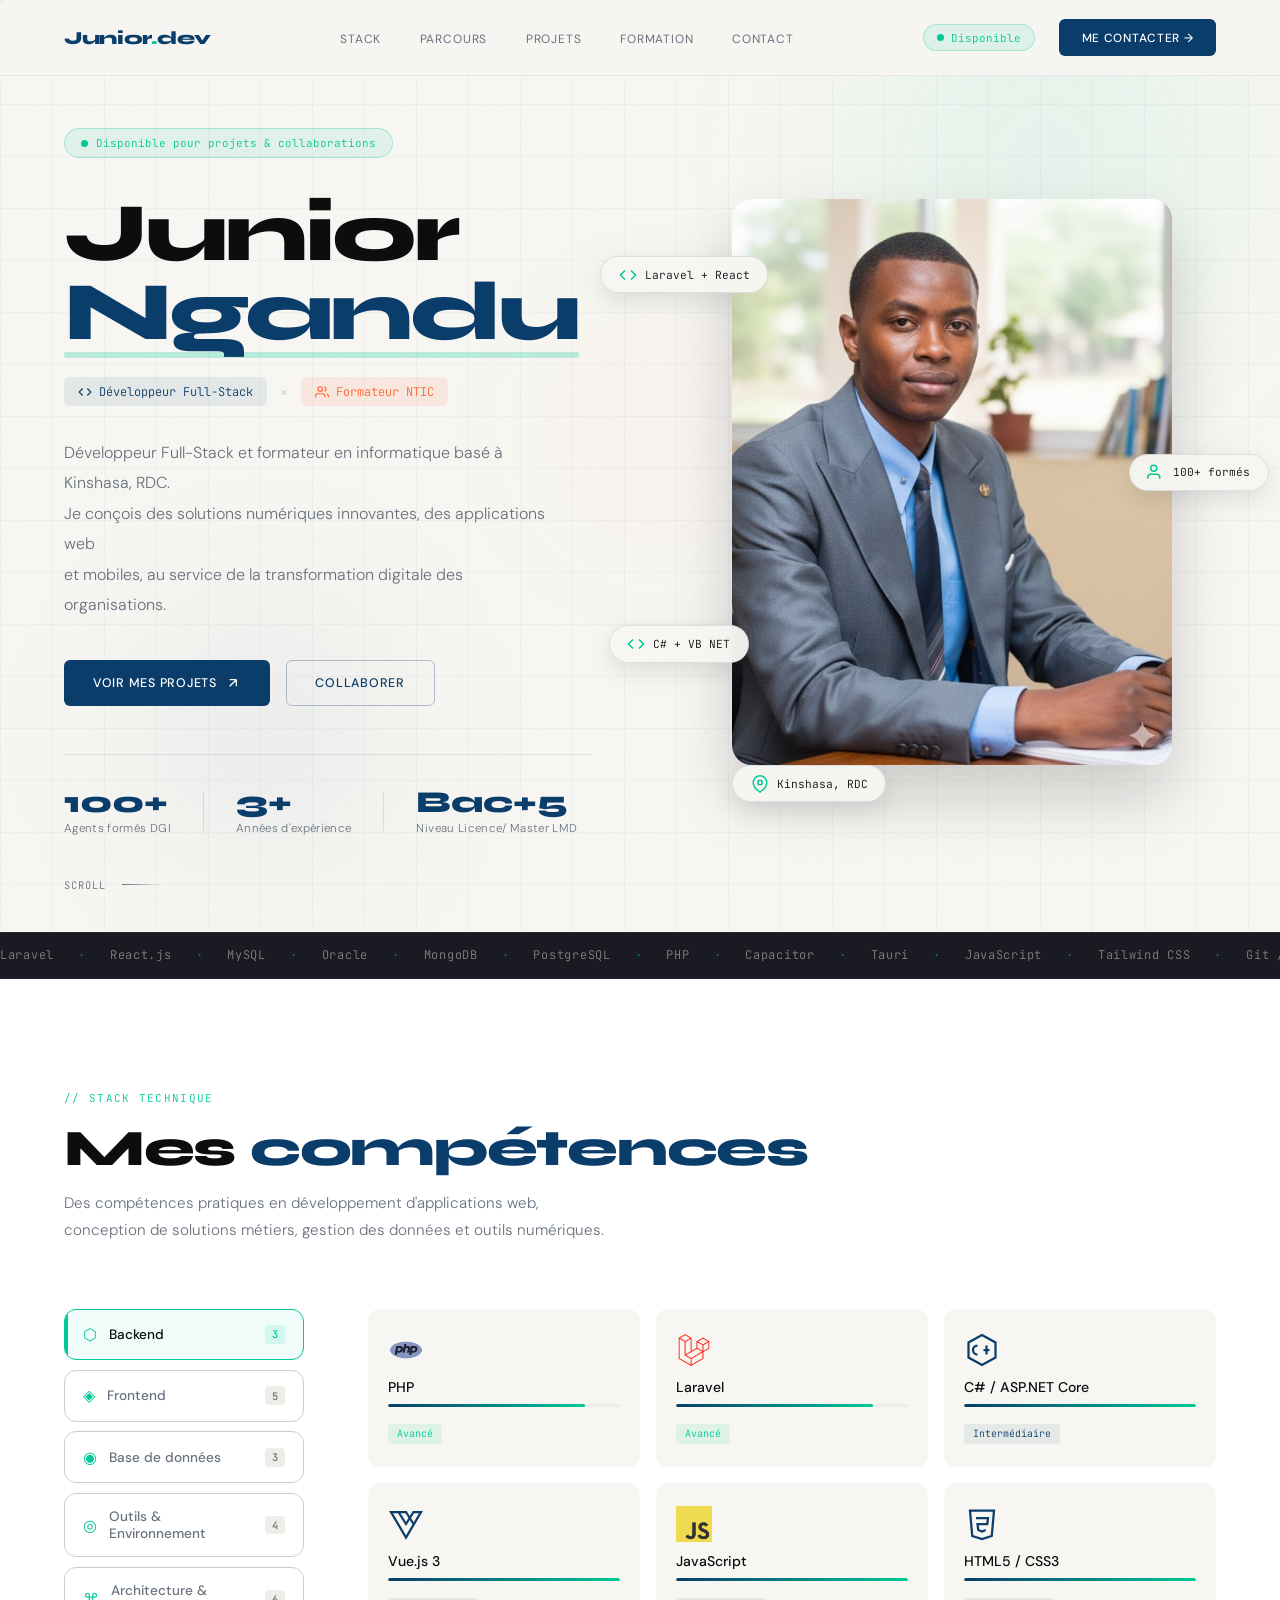
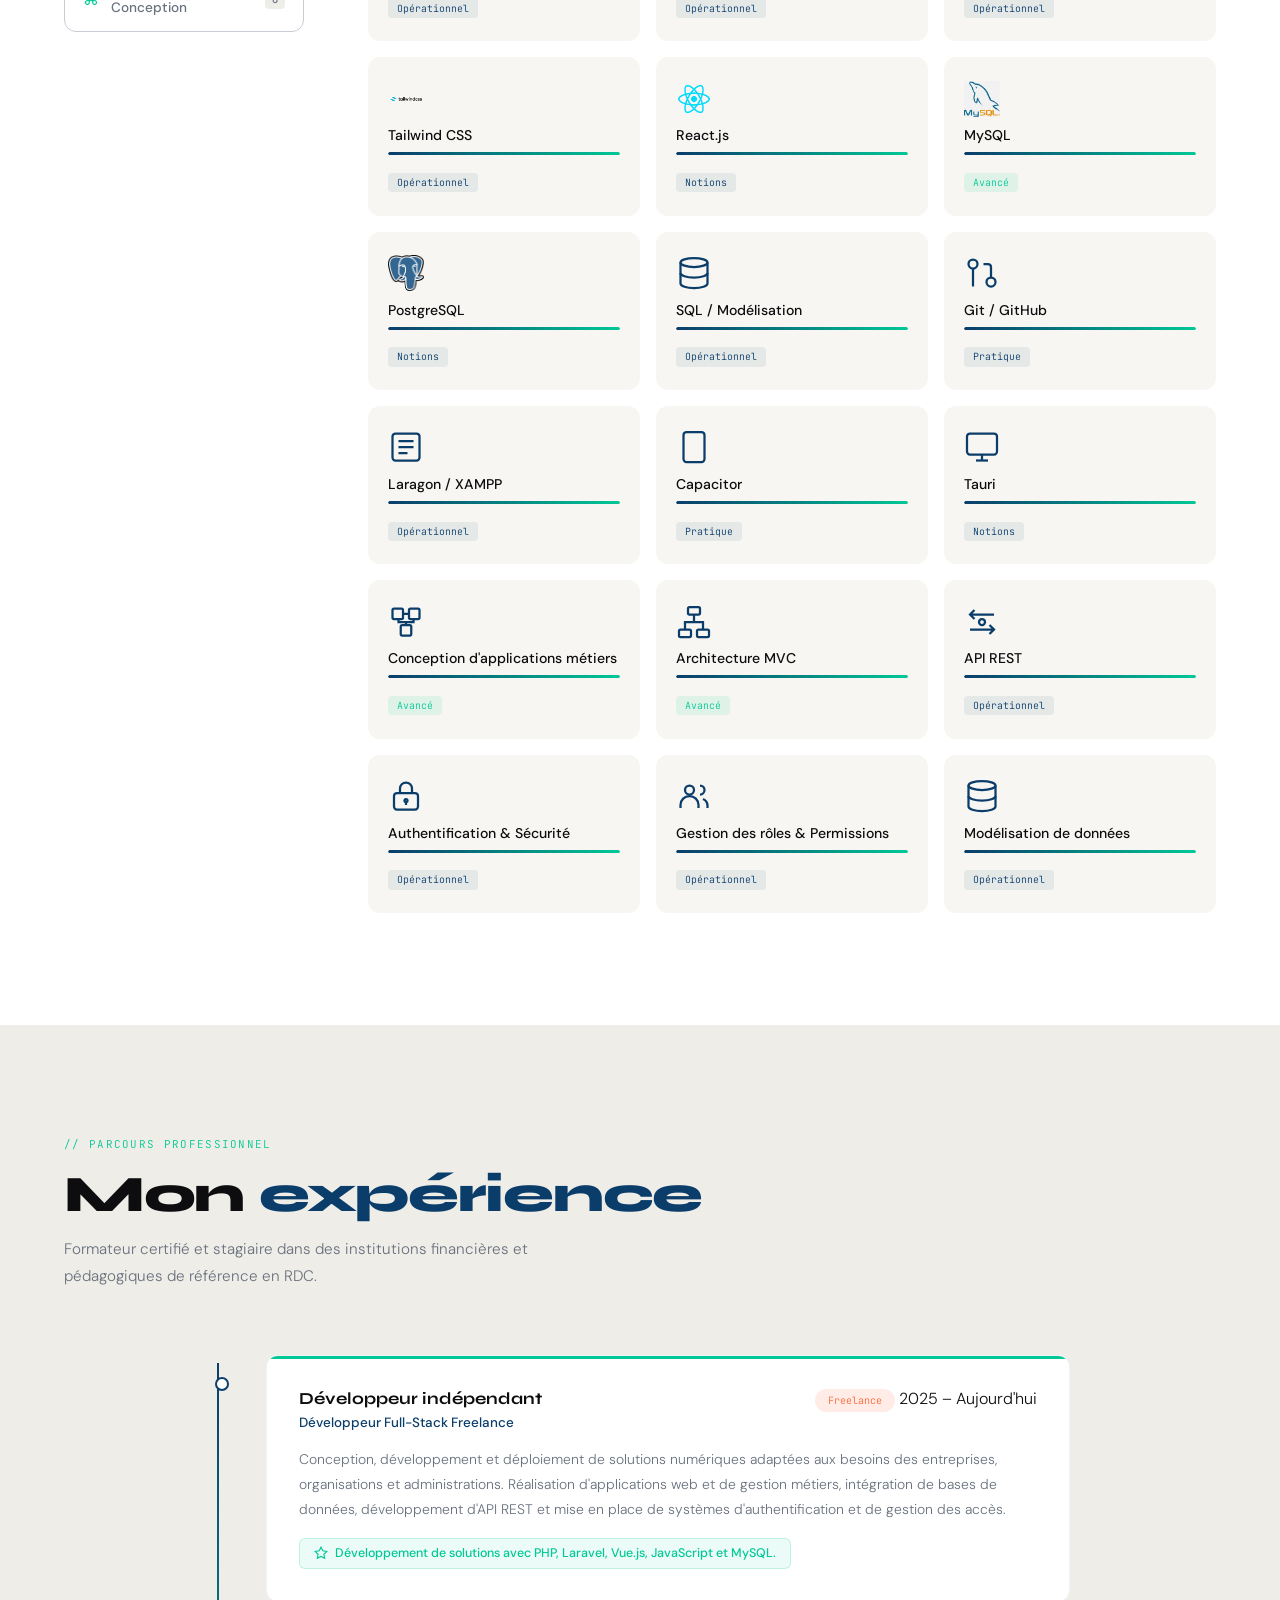
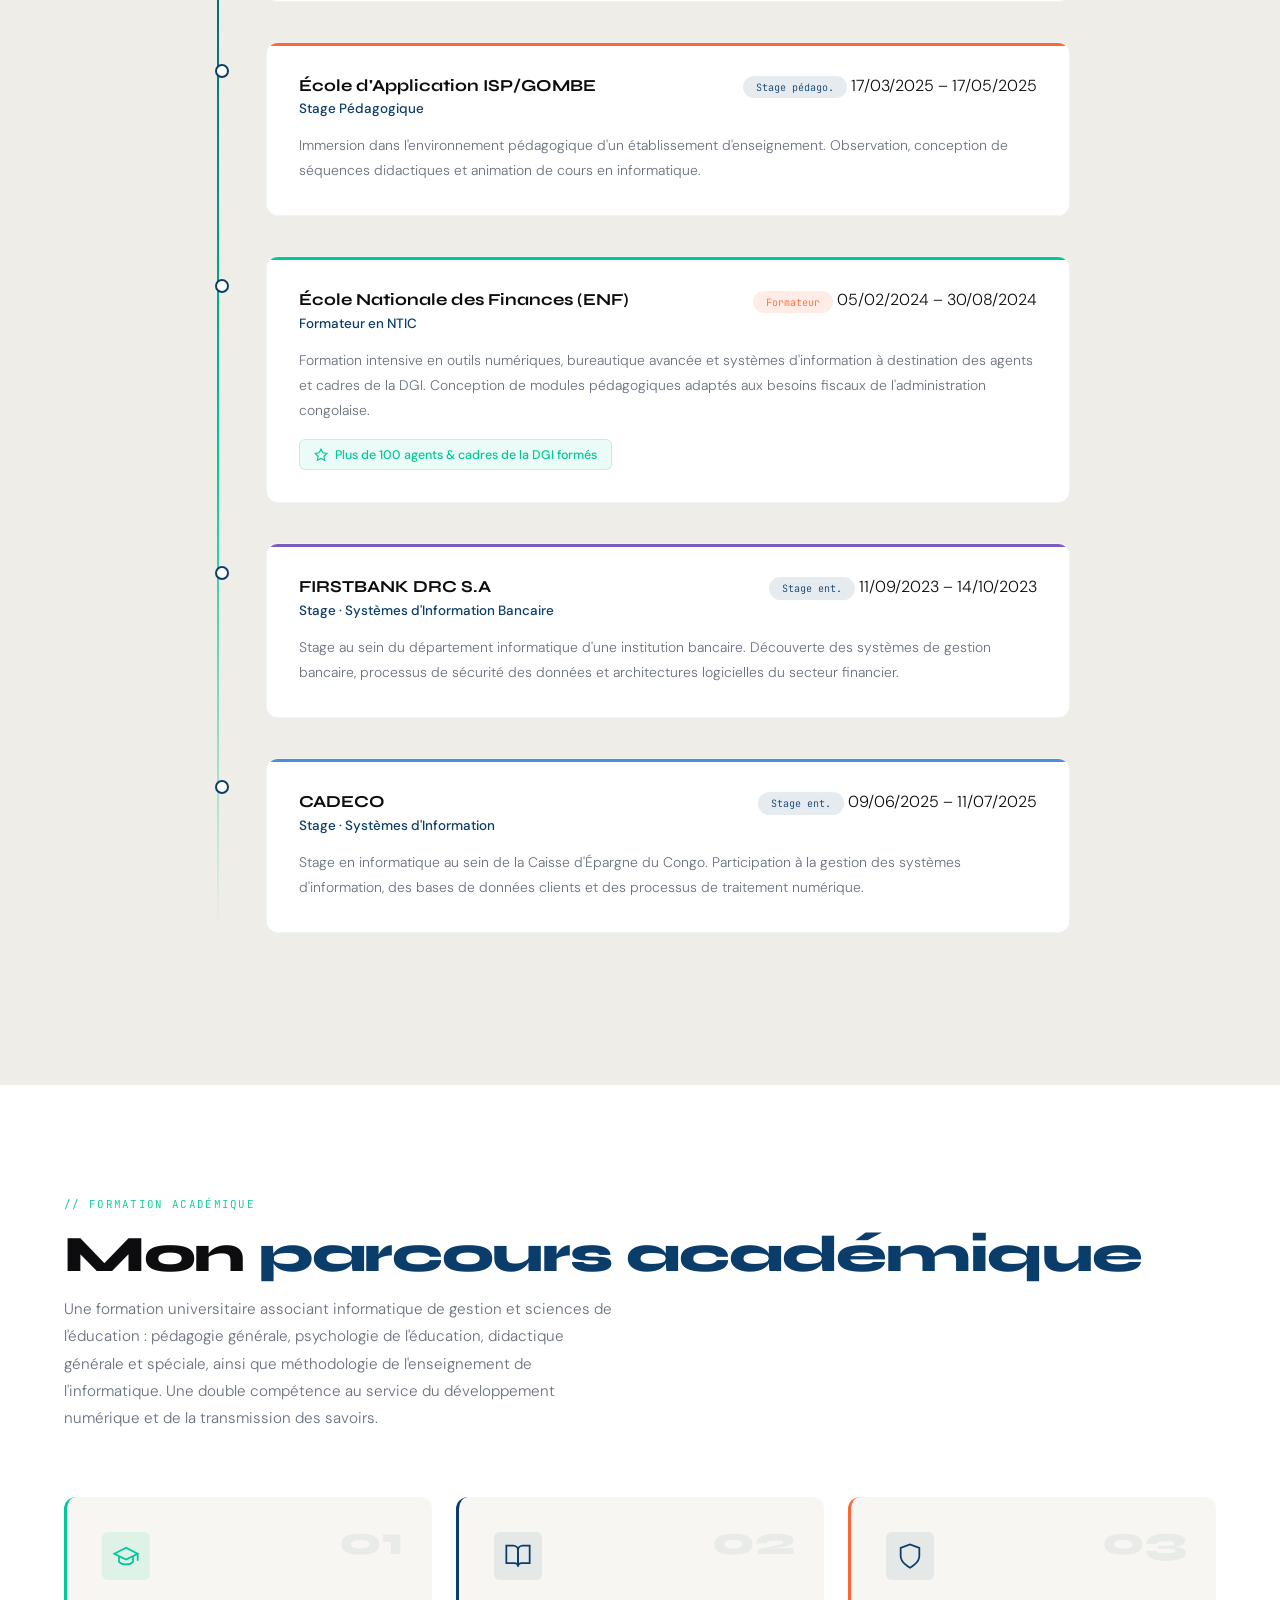
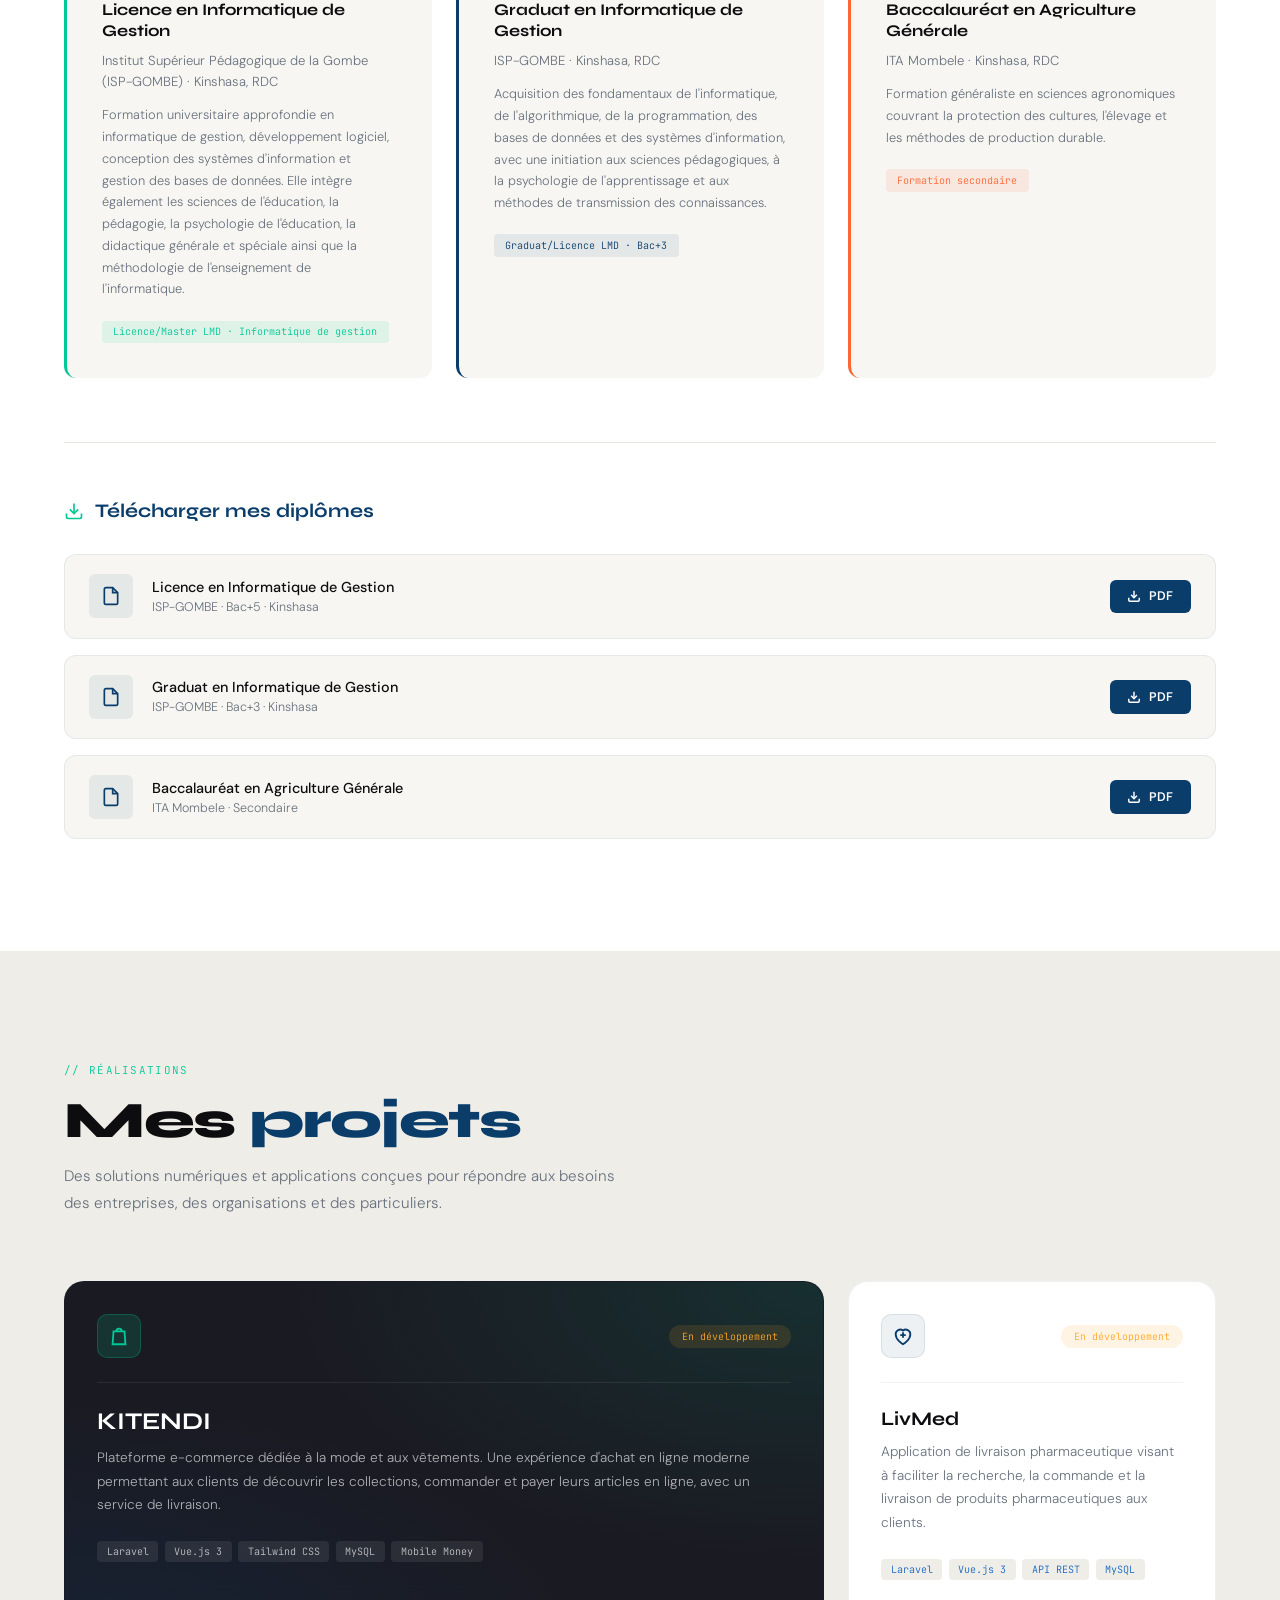
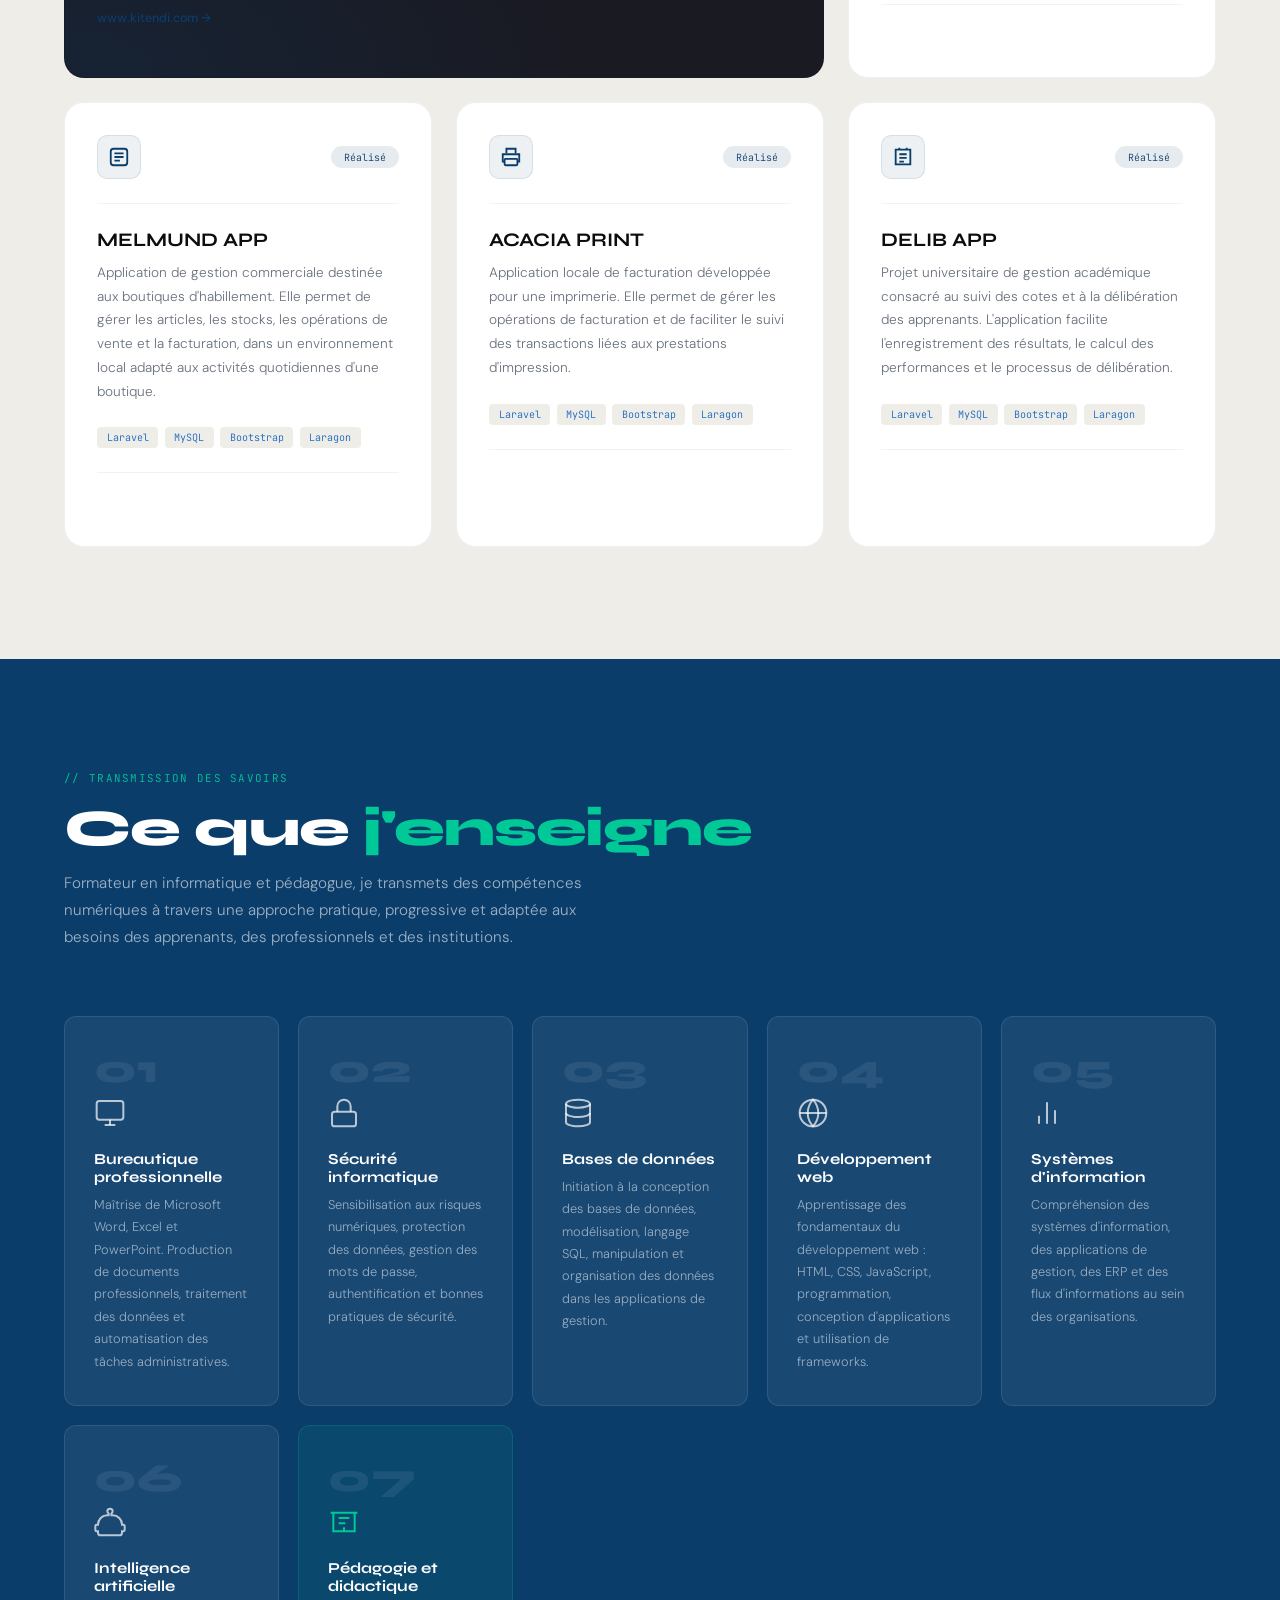
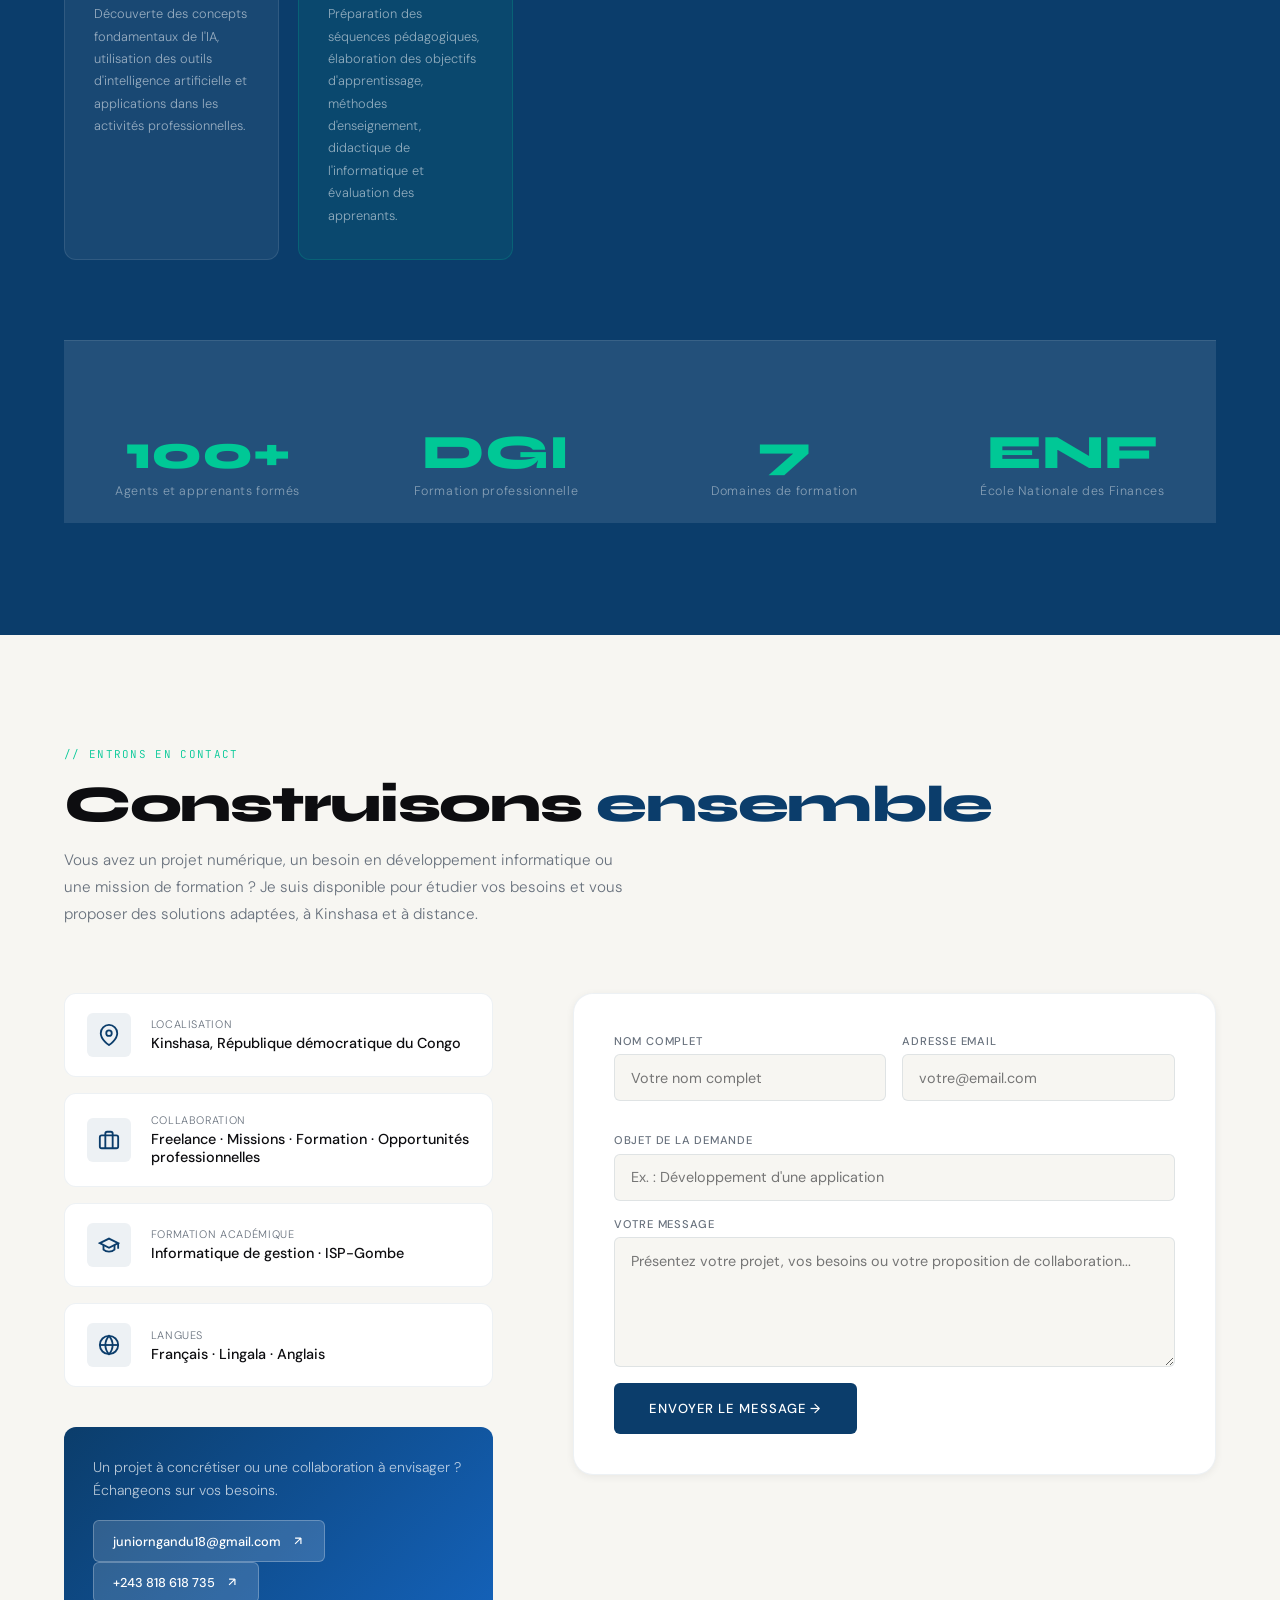
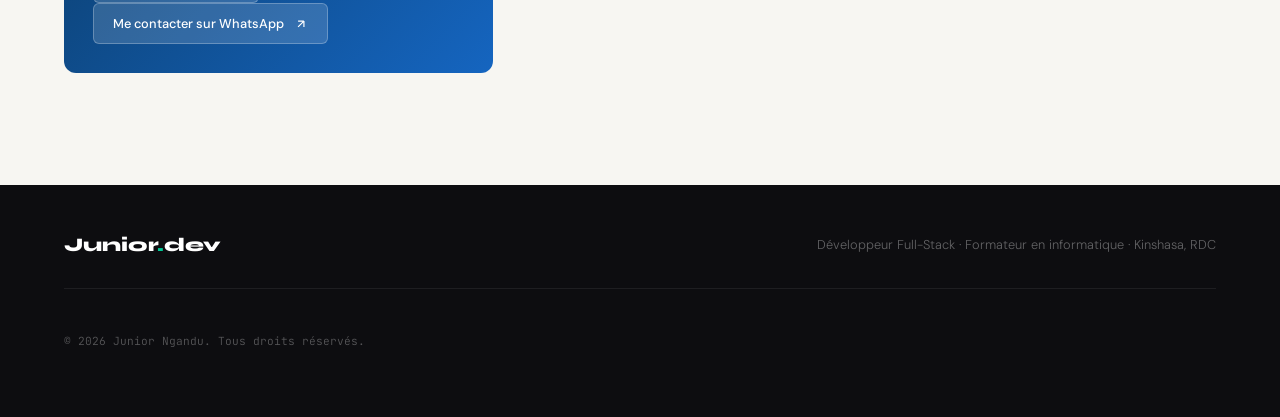
<file: index.html>
<!DOCTYPE html>
<html lang="fr">

<head>
    <meta charset="UTF-8">
    <meta name="viewport" content="width=device-width, initial-scale=1.0">
    <title>Junior Ngandu — Développeur Full-Stack & Formateur NTIC</title>
    <link
        href="https://fonts.googleapis.com/css2?family=Clash+Display:wght@400;500;600;700&family=Cabinet+Grotesk:wght@300;400;500;700;800&family=JetBrains+Mono:wght@300;400;500&display=swap"
        rel="stylesheet">
    <link rel="stylesheet" href="style.css">
</head>

<body>

    <!-- Scroll Progress -->
    <div class="scroll-progress" id="scrollProgress"></div>

    <div class="cursor" id="cursor">
        <div class="cursor-dot"></div>
    </div>
    <div class="cursor-ring" id="cursorRing"></div>

    <!-- ── NAV ── -->
    <nav id="navbar">
        <a href="#" class="nav-logo">Junior<span class="logo-dot">.</span>dev</a>
        <ul class="nav-links">
            <li><a href="#competences">Stack</a></li>
            <li><a href="#experience">Parcours</a></li>
            <li><a href="#projets">Projets</a></li>
            <li><a href="#enseignement">Formation</a></li>
            <li><a href="#contact">Contact</a></li>
        </ul>
        <div class="nav-right">
            <span class="nav-status"><span class="status-dot"></span>Disponible</span>
            <a href="#contact" class="nav-btn">Me contacter →</a>
            <button class="hamburger" id="hamburger" aria-label="Menu">
                <span></span><span></span><span></span>
            </button>
        </div>
    </nav>

    <!-- Mobile Menu -->
    <div class="mobile-menu" id="mobileMenu">
        <ul>
            <li><a href="#competences" class="mobile-link">Stack</a></li>
            <li><a href="#experience" class="mobile-link">Parcours</a></li>
            <li><a href="#projets" class="mobile-link">Projets</a></li>
            <li><a href="#enseignement" class="mobile-link">Formation</a></li>
            <li><a href="#contact" class="mobile-link">Contact</a></li>
        </ul>
    </div>

    <!-- ── HERO ── -->
    <section class="hero" id="hero">
        <div class="hero-noise"></div>
        <div class="hero-grid"></div>
        <div class="hero-orb hero-orb-1"></div>
        <div class="hero-orb hero-orb-2"></div>
        <div class="hero-orb hero-orb-3"></div>

        <div class="hero-content">
            <div class="hero-left">
                <div class="hero-badge">
                    <span class="badge-pulse"></span>
                    Disponible pour projets &amp; collaborations
                </div>

                <h1 class="hero-name">
                    <span class="name-line name-line-1">Junior</span>
                    <span class="name-line name-line-2"><em>Ngandu</em></span>
                </h1>

                <div class="hero-roles">
                    <div class="role-pill role-dev">
                        <svg width="14" height="14" viewBox="0 0 24 24" fill="none" stroke="currentColor"
                            stroke-width="2">
                            <polyline points="16 18 22 12 16 6"></polyline>
                            <polyline points="8 6 2 12 8 18"></polyline>
                        </svg>
                        Développeur Full-Stack
                    </div>
                    <div class="role-sep">×</div>
                    <div class="role-pill role-form">
                        <svg width="14" height="14" viewBox="0 0 24 24" fill="none" stroke="currentColor"
                            stroke-width="2">
                            <path d="M17 21v-2a4 4 0 0 0-4-4H5a4 4 0 0 0-4 4v2"></path>
                            <circle cx="9" cy="7" r="4"></circle>
                            <path d="M23 21v-2a4 4 0 0 0-3-3.87"></path>
                            <path d="M16 3.13a4 4 0 0 1 0 7.75"></path>
                        </svg>
                        Formateur NTIC
                    </div>
                </div>


                <p class="hero-desc">
                    Développeur Full-Stack et formateur en informatique basé à Kinshasa, RDC.<br>
                    Je conçois des solutions numériques innovantes, des applications web<br>
                    et mobiles, au service de la transformation digitale des organisations.
                </p>


                <div class="hero-actions">
                    <a href="#projets" class="btn-primary">
                        Voir mes projets
                        <svg width="16" height="16" viewBox="0 0 24 24" fill="none" stroke="currentColor"
                            stroke-width="2">
                            <path d="M7 17L17 7M17 7H7M17 7v10" />
                        </svg>
                    </a>
                    <a href="#contact" class="btn-ghost">Collaborer</a>
                </div>

                <div class="hero-stats">
                    <div class="stat">
                        <div class="stat-num">100<span>+</span></div>
                        <div class="stat-lbl">Agents formés DGI</div>
                    </div>
                    <div class="stat-divider"></div>
                    <div class="stat">
                        <div class="stat-num">3<span>+</span></div>
                        <div class="stat-lbl">Années d'expérience</div>
                    </div>
                    <div class="stat-divider"></div>
                    <div class="stat">
                        <div class="stat-num">Bac<span>+5</span></div>
                        <div class="stat-lbl">Niveau Licence/ Master LMD</div>
                    </div>
                </div>
            </div>

            <div class="hero-right">
                <div class="avatar-wrap">
                    <div class="avatar-glow"></div>
                    <div class="avatar-frame">
                        <img src="images/avatar_1769435676_9nf4XxIm.jpg.jpg" alt="Junior Ngandu" class="avatar-img">
                    </div>
                    <div class="avatar-badge avatar-badge-1">
                        <svg width="18" height="18" viewBox="0 0 24 24" fill="none" stroke="currentColor"
                            stroke-width="2">
                            <polyline points="16 18 22 12 16 6"></polyline>
                            <polyline points="8 6 2 12 8 18"></polyline>
                        </svg>
                        Laravel + React
                    </div>
                    <div class="avatar-badge avatar-badge-2">
                        <svg width="18" height="18" viewBox="0 0 24 24" fill="none" stroke="currentColor"
                            stroke-width="2">
                            <polyline points="16 18 22 12 16 6"></polyline>
                            <polyline points="8 6 2 12 8 18"></polyline>
                        </svg>
                        C# + VB NET
                    </div>
                    <div class="avatar-badge avatar-badge-3">
                        <svg width="18" height="18" viewBox="0 0 24 24" fill="none" stroke="currentColor"
                            stroke-width="2">
                            <path d="M17 21v-2a4 4 0 0 0-4-4H5a4 4 0 0 0-4 4v2"></path>
                            <circle cx="9" cy="7" r="4"></circle>
                        </svg>
                        100+ formés
                    </div>
                    <div class="avatar-badge avatar-badge-4">
                        <svg width="18" height="18" viewBox="0 0 24 24" fill="none" stroke="currentColor"
                            stroke-width="2">
                            <path d="M21 10c0 7-9 13-9 13s-9-6-9-13a9 9 0 0 1 18 0z"></path>
                            <circle cx="12" cy="10" r="3"></circle>
                        </svg>
                        Kinshasa, RDC
                    </div>
                </div>
            </div>
        </div>

        <div class="hero-scroll-hint">
            <span>Scroll</span>
            <div class="scroll-line"></div>
        </div>
    </section>

    <!-- ── MARQUEE ── -->
    <div class="marquee-strip">
        <div class="marquee-track">
            <span>Laravel</span><span class="mx">·</span>
            <span>React.js</span><span class="mx">·</span>
            <span>MySQL</span><span class="mx">·</span>
            <span>Oracle</span><span class="mx">·</span>
            <span>MongoDB</span><span class="mx">·</span>
            <span>PostgreSQL</span><span class="mx">·</span>
            <span>PHP</span><span class="mx">·</span>
            <span>Capacitor</span><span class="mx">·</span>
            <span>Tauri</span><span class="mx">·</span>
            <span>JavaScript</span><span class="mx">·</span>
            <span>Tailwind CSS</span><span class="mx">·</span>
            <span>Git / GitHub</span><span class="mx">·</span>
            <span>2FA / TOTP</span><span class="mx">·</span>
            <span>RBAC</span><span class="mx">·</span>
            <span>Laravel</span><span class="mx">·</span>
            <span>React.js</span><span class="mx">·</span>
            <span>MySQL</span><span class="mx">·</span>
            <span>PHP</span><span class="mx">·</span>
            <span>Capacitor</span><span class="mx">·</span>
            <span>Tauri</span><span class="mx">·</span>
            <span>JavaScript</span><span class="mx">·</span>
            <span>Tailwind CSS</span><span class="mx">·</span>
            <span>Git / GitHub</span><span class="mx">·</span>
            <span>2FA / TOTP</span><span class="mx">·</span>
            <span>RBAC</span><span class="mx">·</span>
        </div>
    </div>


    <!-- ── COMPÉTENCES ── -->
    <section class="skills" id="competences">

        <div class="section-header reveal">
            <div class="section-eyebrow">// Stack technique</div>
            <h2 class="section-title">Mes <em>compétences</em></h2>
            <p class="section-sub">
                Des compétences pratiques en développement d'applications web,
                conception de solutions métiers, gestion des données et outils numériques.
            </p>
        </div>

        <div class="skills-layout reveal">

            <!-- ONGLETS -->
            <div class="skill-tabs">

                <button class="skill-tab active" data-cat="backend">
                    <span class="tab-icon">⬡</span>
                    Backend
                    <span class="tab-count">3</span>
                </button>

                <button class="skill-tab" data-cat="frontend">
                    <span class="tab-icon">◈</span>
                    Frontend
                    <span class="tab-count">5</span>
                </button>

                <button class="skill-tab" data-cat="database">
                    <span class="tab-icon">◉</span>
                    Base de données
                    <span class="tab-count">3</span>
                </button>

                <button class="skill-tab" data-cat="tools">
                    <span class="tab-icon">◎</span>
                    Outils & Environnement
                    <span class="tab-count">4</span>
                </button>


                <button class="skill-tab" data-cat="architecture">
                    <span class="tab-icon">⌘</span>
                    Architecture & Conception
                    <span class="tab-count">6</span>
                </button>
            </div>

            <!-- GRILLE DES COMPÉTENCES -->
            <div class="skills-grid">

                <!-- ================= BACKEND ================= -->

                <!-- PHP -->
                <div class="skill-card" data-cat="backend">
                    <div class="skill-card-inner">
                        <img src="images/logo-php-256.png" alt="PHP" class="skill-img">
                        <div class="skill-info">
                            <div class="skill-name">PHP</div>
                            <div class="skill-level skill-level-85"><span></span></div>
                        </div>
                        <span class="skill-badge">Avancé</span>
                    </div>
                </div>

                <!-- Laravel -->
                <div class="skill-card" data-cat="backend">
                    <div class="skill-card-inner">
                        <img src="images/logo-laravel-icon-1024.png" alt="Laravel" class="skill-img">
                        <div class="skill-info">
                            <div class="skill-name">Laravel</div>
                            <div class="skill-level skill-level-85"><span></span></div>
                        </div>
                        <span class="skill-badge">Avancé</span>
                    </div>
                </div>

                <!-- C# -->
                <div class="skill-card" data-cat="backend">
                    <div class="skill-card-inner">
                        <div class="skill-svg-icon">
                            <svg viewBox="0 0 24 24" fill="none" stroke="currentColor" stroke-width="1.5">
                                <path d="M12 2 21 7v10l-9 5-9-5V7z" />
                                <path d="M9 9a3 3 0 1 0 0 6" />
                                <path d="M15 9v6m-2-3h4" />
                            </svg>
                        </div>
                        <div class="skill-info">
                            <div class="skill-name">C# / ASP.NET Core</div>
                            <div class="skill-level skill-level-60"><span></span></div>
                        </div>
                        <span class="skill-badge skill-badge-mid">Intermédiaire</span>
                    </div>
                </div>


                <!-- ================= FRONTEND ================= -->

                <!-- Vue.js -->
                <div class="skill-card" data-cat="frontend">
                    <div class="skill-card-inner">
                        <div class="skill-svg-icon">
                            <svg viewBox="0 0 24 24" fill="none" stroke="currentColor" stroke-width="1.5">
                                <path d="M2 4h5l5 8 5-8h5L12 21z" />
                                <path d="M7 4h5l5 8" />
                            </svg>
                        </div>
                        <div class="skill-info">
                            <div class="skill-name">Vue.js 3</div>
                            <div class="skill-level skill-level-75"><span></span></div>
                        </div>
                        <span class="skill-badge skill-badge-mid">Opérationnel</span>
                    </div>
                </div>

                <!-- JavaScript -->
                <div class="skill-card" data-cat="frontend">
                    <div class="skill-card-inner">
                        <img src="images/JavaScript-logo.png" alt="JavaScript" class="skill-img">
                        <div class="skill-info">
                            <div class="skill-name">JavaScript</div>
                            <div class="skill-level skill-level-70"><span></span></div>
                        </div>
                        <span class="skill-badge skill-badge-mid">Opérationnel</span>
                    </div>
                </div>

                <!-- HTML / CSS -->
                <div class="skill-card" data-cat="frontend">
                    <div class="skill-card-inner">
                        <div class="skill-svg-icon">
                            <svg viewBox="0 0 24 24" fill="none" stroke="currentColor" stroke-width="1.5">
                                <path d="M4 3h16l-1.5 17L12 22l-6.5-2z" />
                                <path d="M8 8h8l-.5 4H9l.5 4 2.5 1 2.5-1" />
                            </svg>
                        </div>
                        <div class="skill-info">
                            <div class="skill-name">HTML5 / CSS3</div>
                            <div class="skill-level skill-level-75"><span></span></div>
                        </div>
                        <span class="skill-badge skill-badge-mid">Opérationnel</span>
                    </div>
                </div>

                <!-- Tailwind CSS -->
                <div class="skill-card" data-cat="frontend">
                    <div class="skill-card-inner">
                        <img src="images/tailwind-css-256.png" alt="Tailwind CSS" class="skill-img">
                        <div class="skill-info">
                            <div class="skill-name">Tailwind CSS</div>
                            <div class="skill-level skill-level-70"><span></span></div>
                        </div>
                        <span class="skill-badge skill-badge-mid">Opérationnel</span>
                    </div>
                </div>

                <!-- React -->
                <div class="skill-card" data-cat="frontend">
                    <div class="skill-card-inner">
                        <img src="images/logo-react-256.png" alt="React.js" class="skill-img">
                        <div class="skill-info">
                            <div class="skill-name">React.js</div>
                            <div class="skill-level skill-level-45"><span></span></div>
                        </div>
                        <span class="skill-badge skill-badge-mid">Notions</span>
                    </div>
                </div>


                <!-- ================= BASE DE DONNÉES ================= -->

                <!-- MySQL -->
                <div class="skill-card" data-cat="database">
                    <div class="skill-card-inner">
                        <img src="images/png-clipart-mysql-mysql.png" alt="MySQL" class="skill-img">
                        <div class="skill-info">
                            <div class="skill-name">MySQL</div>
                            <div class="skill-level skill-level-80"><span></span></div>
                        </div>
                        <span class="skill-badge">Avancé</span>
                    </div>
                </div>

                <!-- PostgreSQL -->
                <div class="skill-card" data-cat="database">
                    <div class="skill-card-inner">
                        <img src="images/postgresql.png" alt="PostgreSQL" class="skill-img">
                        <div class="skill-info">
                            <div class="skill-name">PostgreSQL</div>
                            <div class="skill-level skill-level-45"><span></span></div>
                        </div>
                        <span class="skill-badge skill-badge-mid">Notions</span>
                    </div>
                </div>

                <!-- SQL -->
                <div class="skill-card" data-cat="database">
                    <div class="skill-card-inner">
                        <div class="skill-svg-icon">
                            <svg viewBox="0 0 24 24" fill="none" stroke="currentColor" stroke-width="1.5">
                                <ellipse cx="12" cy="5" rx="9" ry="3" />
                                <path d="M3 5v14c0 1.7 4 3 9 3s9-1.3 9-3V5" />
                                <path d="M3 12c0 1.7 4 3 9 3s9-1.3 9-3" />
                            </svg>
                        </div>
                        <div class="skill-info">
                            <div class="skill-name">SQL / Modélisation</div>
                            <div class="skill-level skill-level-70"><span></span></div>
                        </div>
                        <span class="skill-badge skill-badge-mid">Opérationnel</span>
                    </div>
                </div>


                <!-- ================= OUTILS ================= -->

                <!-- Git / GitHub -->
                <div class="skill-card" data-cat="tools">
                    <div class="skill-card-inner">
                        <div class="skill-svg-icon">
                            <svg viewBox="0 0 24 24" fill="none" stroke="currentColor" stroke-width="1.5">
                                <circle cx="18" cy="18" r="3" />
                                <circle cx="6" cy="6" r="3" />
                                <path d="M13 6h3a2 2 0 0 1 2 2v7" />
                                <line x1="6" y1="9" x2="6" y2="21" />
                            </svg>
                        </div>
                        <div class="skill-info">
                            <div class="skill-name">Git / GitHub</div>
                            <div class="skill-level skill-level-55"><span></span></div>
                        </div>
                        <span class="skill-badge skill-badge-mid">Pratique</span>
                    </div>
                </div>

                <!-- Laragon / XAMPP -->
                <div class="skill-card" data-cat="tools">
                    <div class="skill-card-inner">
                        <div class="skill-svg-icon">
                            <svg viewBox="0 0 24 24" fill="none" stroke="currentColor" stroke-width="1.5">
                                <rect x="3" y="3" width="18" height="18" rx="2" />
                                <path d="M7 8h10M7 12h10M7 16h6" />
                            </svg>
                        </div>
                        <div class="skill-info">
                            <div class="skill-name">Laragon / XAMPP</div>
                            <div class="skill-level skill-level-75"><span></span></div>
                        </div>
                        <span class="skill-badge skill-badge-mid">Opérationnel</span>
                    </div>
                </div>

                <!-- Capacitor -->
                <div class="skill-card" data-cat="tools">
                    <div class="skill-card-inner">
                        <div class="skill-svg-icon">
                            <svg viewBox="0 0 24 24" fill="none" stroke="currentColor" stroke-width="1.5">
                                <rect x="5" y="2" width="14" height="20" rx="2" />
                                <line x1="12" y1="18" x2="12.01" y2="18" />
                            </svg>
                        </div>
                        <div class="skill-info">
                            <div class="skill-name">Capacitor</div>
                            <div class="skill-level skill-level-55"><span></span></div>
                        </div>
                        <span class="skill-badge skill-badge-mid">Pratique</span>
                    </div>
                </div>

                <!-- Tauri -->
                <div class="skill-card" data-cat="tools">
                    <div class="skill-card-inner">
                        <div class="skill-svg-icon">
                            <svg viewBox="0 0 24 24" fill="none" stroke="currentColor" stroke-width="1.5">
                                <rect x="2" y="3" width="20" height="14" rx="2" />
                                <line x1="8" y1="21" x2="16" y2="21" />
                                <line x1="12" y1="17" x2="12" y2="21" />
                            </svg>
                        </div>
                        <div class="skill-info">
                            <div class="skill-name">Tauri</div>
                            <div class="skill-level skill-level-45"><span></span></div>
                        </div>
                        <span class="skill-badge skill-badge-mid">Notions</span>
                    </div>
                </div>


                <!-- ================= ARCHITECTURE & CONCEPTION ================= -->

                <!-- Conception d'applications métiers -->
                <div class="skill-card" data-cat="architecture">
                    <div class="skill-card-inner">
                        <div class="skill-svg-icon">
                            <svg viewBox="0 0 24 24" fill="none" stroke="currentColor" stroke-width="1.5">
                                <rect x="3" y="3" width="7" height="7" rx="1" />
                                <rect x="14" y="3" width="7" height="7" rx="1" />
                                <rect x="8.5" y="14" width="7" height="7" rx="1" />
                                <path d="M10 6.5h4M7 10v2h10v-2M12 12v2" />
                            </svg>
                        </div>
                        <div class="skill-info">
                            <div class="skill-name">Conception d'applications métiers</div>
                            <div class="skill-level skill-level-80"><span></span></div>
                        </div>
                        <span class="skill-badge">Avancé</span>
                    </div>
                </div>

                <!-- Architecture MVC -->
                <div class="skill-card" data-cat="architecture">
                    <div class="skill-card-inner">
                        <div class="skill-svg-icon">
                            <svg viewBox="0 0 24 24" fill="none" stroke="currentColor" stroke-width="1.5">
                                <rect x="8" y="2" width="8" height="5" rx="1" />
                                <rect x="2" y="17" width="8" height="5" rx="1" />
                                <rect x="14" y="17" width="8" height="5" rx="1" />
                                <path d="M12 7v5M6 17v-5h12v5" />
                            </svg>
                        </div>
                        <div class="skill-info">
                            <div class="skill-name">Architecture MVC</div>
                            <div class="skill-level skill-level-80"><span></span></div>
                        </div>
                        <span class="skill-badge">Avancé</span>
                    </div>
                </div>

                <!-- API REST -->
                <div class="skill-card" data-cat="architecture">
                    <div class="skill-card-inner">
                        <div class="skill-svg-icon">
                            <svg viewBox="0 0 24 24" fill="none" stroke="currentColor" stroke-width="1.5">
                                <path d="M4 7h16M4 17h16M7 4l-3 3 3 3M17 14l3 3-3 3" />
                                <circle cx="12" cy="12" r="2" />
                            </svg>
                        </div>
                        <div class="skill-info">
                            <div class="skill-name">API REST</div>
                            <div class="skill-level skill-level-75"><span></span></div>
                        </div>
                        <span class="skill-badge skill-badge-mid">Opérationnel</span>
                    </div>
                </div>

                <!-- Authentification -->
                <div class="skill-card" data-cat="architecture">
                    <div class="skill-card-inner">
                        <div class="skill-svg-icon">
                            <svg viewBox="0 0 24 24" fill="none" stroke="currentColor" stroke-width="1.5">
                                <rect x="4" y="10" width="16" height="11" rx="2" />
                                <path d="M8 10V7a4 4 0 0 1 8 0v3" />
                                <circle cx="12" cy="15" r="1" />
                                <path d="M12 16v2" />
                            </svg>
                        </div>
                        <div class="skill-info">
                            <div class="skill-name">Authentification & Sécurité</div>
                            <div class="skill-level skill-level-70"><span></span></div>
                        </div>
                        <span class="skill-badge skill-badge-mid">Opérationnel</span>
                    </div>
                </div>

                <!-- Gestion des rôles -->
                <div class="skill-card" data-cat="architecture">
                    <div class="skill-card-inner">
                        <div class="skill-svg-icon">
                            <svg viewBox="0 0 24 24" fill="none" stroke="currentColor" stroke-width="1.5">
                                <circle cx="9" cy="8" r="3" />
                                <path d="M3 20v-2a6 6 0 0 1 12 0v2" />
                                <path d="M16 5a3 3 0 0 1 0 6M18 14a5 5 0 0 1 3 4v2" />
                            </svg>
                        </div>
                        <div class="skill-info">
                            <div class="skill-name">Gestion des rôles & Permissions</div>
                            <div class="skill-level skill-level-75"><span></span></div>
                        </div>
                        <span class="skill-badge skill-badge-mid">Opérationnel</span>
                    </div>
                </div>

                <!-- Modélisation des données -->
                <div class="skill-card" data-cat="architecture">
                    <div class="skill-card-inner">
                        <div class="skill-svg-icon">
                            <svg viewBox="0 0 24 24" fill="none" stroke="currentColor" stroke-width="1.5">
                                <ellipse cx="12" cy="5" rx="9" ry="3" />
                                <path d="M3 5v14c0 1.7 4 3 9 3s9-1.3 9-3V5" />
                                <path d="M3 12c0 1.7 4 3 9 3s9-1.3 9-3" />
                            </svg>
                        </div>
                        <div class="skill-info">
                            <div class="skill-name">Modélisation de données</div>
                            <div class="skill-level skill-level-75"><span></span></div>
                        </div>
                        <span class="skill-badge skill-badge-mid">Opérationnel</span>
                    </div>
                </div>


            </div>
        </div>
    </section>


    <!-- ── EXPÉRIENCE ── -->
    <section class="experience" id="experience">
        <div class="section-header reveal">
            <div class="section-eyebrow">// Parcours professionnel</div>
            <h2 class="section-title">Mon <em>expérience</em></h2>
            <p class="section-sub">Formateur certifié et stagiaire dans des institutions financières et pédagogiques de
                référence en RDC.</p>
        </div>

        <div class="timeline reveal">

            <!-- DÉVELOPPEUR FREELANCE -->
            <div class="tl-item">
                <div class="tl-dot"></div>
                <div class="tl-line-seg"></div>

                <div class="exp-card">
                    <div class="exp-card-accent"></div>

                    <div class="exp-header">
                        <div>
                            <div class="exp-org">Développeur indépendant</div>
                            <div class="exp-role">Développeur Full-Stack Freelance</div>
                        </div>
                        <div class="exp-meta">
                            <span class="exp-type type-formateur">Freelance</span>
                            <span class="exp-date">2025 – Aujourd'hui</span>
                        </div>
                    </div>

                    <p class="exp-desc">
                        Conception, développement et déploiement de solutions
                        numériques adaptées aux besoins des entreprises,
                        organisations et administrations. Réalisation
                        d'applications web et de gestion métiers, intégration
                        de bases de données, développement d'API REST et mise
                        en place de systèmes d'authentification et de gestion
                        des accès.
                    </p>

                    <div class="exp-highlight">
                        <svg width="14" height="14" viewBox="0 0 24 24" fill="none" stroke="currentColor"
                            stroke-width="2">
                            <polygon points="12 2 15.09 8.26 22 9.27 17 14.14
                18.18 21.02 12 17.77 5.82 21.02 7 14.14
                2 9.27 8.91 8.26 12 2" />
                        </svg>
                        Développement de solutions avec PHP, Laravel,
                        Vue.js, JavaScript et MySQL.
                    </div>
                </div>
            </div>

                        <div class="tl-item">
                <div class="tl-dot"></div>
                <div class="tl-line-seg"></div>
                <div class="exp-card">
                    <div class="exp-card-accent exp-accent-accent2"></div>
                    <div class="exp-header">
                        <div>
                            <div class="exp-org">École d'Application ISP/GOMBE</div>
                            <div class="exp-role">Stage Pédagogique</div>
                        </div>
                        <div class="exp-meta">
                            <span class="exp-type type-stage">Stage pédago.</span>
                            <span class="exp-date">17/03/2025 – 17/05/2025</span>
                        </div>
                    </div>
                    <p class="exp-desc">Immersion dans l'environnement pédagogique d'un établissement d'enseignement.
                        Observation, conception de séquences didactiques et animation de cours en informatique.</p>
                </div>
            </div>

            <div class="tl-item">
                <div class="tl-dot"></div>
                <div class="tl-line-seg"></div>
                <div class="exp-card">
                    <div class="exp-card-accent"></div>
                    <div class="exp-header">
                        <div>
                            <div class="exp-org">École Nationale des Finances (ENF)</div>
                            <div class="exp-role">Formateur en NTIC</div>
                        </div>
                        <div class="exp-meta">
                            <span class="exp-type type-formateur">Formateur</span>
                            <span class="exp-date">05/02/2024 – 30/08/2024</span>
                        </div>
                    </div>
                    <p class="exp-desc">Formation intensive en outils numériques, bureautique avancée et systèmes
                        d'information à destination des agents et cadres de la DGI. Conception de modules pédagogiques
                        adaptés aux besoins fiscaux de l'administration congolaise.</p>
                    <div class="exp-highlight">
                        <svg width="14" height="14" viewBox="0 0 24 24" fill="none" stroke="currentColor"
                            stroke-width="2">
                            <polygon
                                points="12 2 15.09 8.26 22 9.27 17 14.14 18.18 21.02 12 17.77 5.82 21.02 7 14.14 2 9.27 8.91 8.26 12 2" />
                        </svg>
                        Plus de 100 agents &amp; cadres de la DGI formés
                    </div>
                </div>
            </div>

            <div class="tl-item">
                <div class="tl-dot"></div>
                <div class="tl-line-seg"></div>
                <div class="exp-card">
                    <div class="exp-card-accent exp-accent-violet"></div>
                    <div class="exp-header">
                        <div>
                            <div class="exp-org">FIRSTBANK DRC S.A</div>
                            <div class="exp-role">Stage · Systèmes d'Information Bancaire</div>
                        </div>
                        <div class="exp-meta">
                            <span class="exp-type type-stage">Stage ent.</span>
                            <span class="exp-date">11/09/2023 – 14/10/2023</span>
                        </div>
                    </div>
                    <p class="exp-desc">Stage au sein du département informatique d'une institution bancaire. Découverte
                        des systèmes de gestion bancaire, processus de sécurité des données et architectures logicielles
                        du secteur financier.</p>
                </div>
            </div>

            <div class="tl-item">
                <div class="tl-dot"></div>
                <div class="exp-card">
                    <div class="exp-card-accent exp-accent-bleu-clair"></div>
                    <div class="exp-header">
                        <div>
                            <div class="exp-org">CADECO</div>
                            <div class="exp-role">Stage · Systèmes d'Information</div>
                        </div>
                        <div class="exp-meta">
                            <span class="exp-type type-stage">Stage ent.</span>
                            <span class="exp-date">09/06/2025 – 11/07/2025</span>
                        </div>                        
                    </div>
                    <p class="exp-desc">Stage en informatique au sein de la Caisse d'Épargne du Congo. Participation à
                        la gestion des systèmes d'information, des bases de données clients et des processus de
                        traitement numérique.</p>
                </div>
            </div>
        </div>
    </section>

    <!-- ── FORMATION ACADÉMIQUE ── -->
    <section class="formation" id="formation">
        
<div class="section-header reveal">
    <div class="section-eyebrow">// Formation académique</div>
    <h2 class="section-title">Mon <em>parcours académique</em></h2>
    <p class="section-sub">
        Une formation universitaire associant informatique de gestion
        et sciences de l'éducation : pédagogie générale, psychologie
        de l'éducation, didactique générale et spéciale, ainsi que
        méthodologie de l'enseignement de l'informatique.
        Une double compétence au service du développement numérique
        et de la transmission des savoirs.
    </p>
</div>

        <div class="edu-grid reveal">
            <div class="edu-card edu-main">
                <div class="edu-card-num">01</div>
                <div class="edu-icon-wrap">
                    <svg width="28" height="28" viewBox="0 0 24 24" fill="none" stroke="currentColor"
                        stroke-width="1.5">
                        <path d="M22 10v6M2 10l10-5 10 5-10 5z" />
                        <path d="M6 12v5c3 3 9 3 12 0v-5" />
                    </svg>
                </div>
                

<div class="edu-degree">Licence en Informatique de Gestion</div>
<div class="edu-school">Institut Supérieur Pédagogique de la Gombe (ISP-GOMBE) · Kinshasa, RDC</div>
<p class="edu-desc">
    Formation universitaire approfondie en informatique de gestion,
    développement logiciel, conception des systèmes d'information
    et gestion des bases de données. Elle intègre également les
    sciences de l'éducation, la pédagogie, la psychologie de l'éducation,
    la didactique générale et spéciale ainsi que la méthodologie
    de l'enseignement de l'informatique.
</p>
<span class="edu-badge">Licence/Master LMD · Informatique de gestion</span>
            </div>

            <div class="edu-card">
                <div class="edu-card-num">02</div>
                <div class="edu-icon-wrap">
                    <svg width="28" height="28" viewBox="0 0 24 24" fill="none" stroke="currentColor"
                        stroke-width="1.5">
                        <path d="M2 3h6a4 4 0 0 1 4 4v14a3 3 0 0 0-3-3H2z" />
                        <path d="M22 3h-6a4 4 0 0 0-4 4v14a3 3 0 0 1 3-3h7z" />
                    </svg>
                </div>
                

<div class="edu-degree">Graduat en Informatique de Gestion</div>
<div class="edu-school">ISP-GOMBE · Kinshasa, RDC</div>
<p class="edu-desc">
    Acquisition des fondamentaux de l'informatique, de l'algorithmique,
    de la programmation, des bases de données et des systèmes
    d'information, avec une initiation aux sciences pédagogiques,
    à la psychologie de l'apprentissage et aux méthodes de transmission
    des connaissances.
</p>
<span class="edu-badge">Graduat/Licence LMD · Bac+3</span>
            </div>

            <div class="edu-card edu-card-alt">
                <div class="edu-card-num">03</div>
                <div class="edu-icon-wrap">
                    <svg width="28" height="28" viewBox="0 0 24 24" fill="none" stroke="currentColor"
                        stroke-width="1.5">
                        <path d="M12 22s8-4 8-10V5l-8-3-8 3v7c0 6 8 10 8 10z" />
                    </svg>
                </div>
                <div class="edu-degree">Baccalauréat en Agriculture Générale</div>
                <div class="edu-school">ITA Mombele · Kinshasa, RDC</div>
                <p class="edu-desc">Formation généraliste en sciences agronomiques couvrant la protection des cultures,
                    l'élevage et les méthodes de production durable.</p>
                <span class="edu-badge edu-badge-alt">Formation secondaire</span>
            </div>
        </div>

        <!-- Téléchargement diplômes -->
        <div class="diplomas-section reveal">
            <h3 class="diplomas-title">
                <svg width="20" height="20" viewBox="0 0 24 24" fill="none" stroke="currentColor" stroke-width="2">
                    <path d="M21 15v4a2 2 0 0 1-2 2H5a2 2 0 0 1-2-2v-4" />
                    <polyline points="7 10 12 15 17 10" />
                    <line x1="12" y1="15" x2="12" y2="3" />
                </svg>
                Télécharger mes diplômes
            </h3>
            <div class="diplomas-list">
                <div class="diploma-item">
                    <div class="diploma-left">
                        <div class="diploma-icon">
                            <svg width="20" height="20" viewBox="0 0 24 24" fill="none" stroke="currentColor"
                                stroke-width="2">
                                <path d="M14 2H6a2 2 0 0 0-2 2v16a2 2 0 0 0 2 2h12a2 2 0 0 0 2-2V8z" />
                                <polyline points="14 2 14 8 20 8" />
                            </svg>
                        </div>
                        <div>
                            <div class="diploma-name">Licence en Informatique de Gestion</div>
                            <div class="diploma-meta">ISP-GOMBE · Bac+5 · Kinshasa</div>
                        </div>
                    </div>
                    <a href="#" class="diploma-dl-btn">
                        <svg width="14" height="14" viewBox="0 0 24 24" fill="none" stroke="currentColor"
                            stroke-width="2.5">
                            <path d="M21 15v4a2 2 0 0 1-2 2H5a2 2 0 0 1-2-2v-4" />
                            <polyline points="7 10 12 15 17 10" />
                            <line x1="12" y1="15" x2="12" y2="3" />
                        </svg>
                        PDF
                    </a>
                </div>
                <div class="diploma-item">
                    <div class="diploma-left">
                        <div class="diploma-icon">
                            <svg width="20" height="20" viewBox="0 0 24 24" fill="none" stroke="currentColor"
                                stroke-width="2">
                                <path d="M14 2H6a2 2 0 0 0-2 2v16a2 2 0 0 0 2 2h12a2 2 0 0 0 2-2V8z" />
                                <polyline points="14 2 14 8 20 8" />
                            </svg>
                        </div>
                        <div>
                            <div class="diploma-name">Graduat en Informatique de Gestion</div>
                            <div class="diploma-meta">ISP-GOMBE · Bac+3 · Kinshasa</div>
                        </div>
                    </div>
                    <a href="#" class="diploma-dl-btn">
                        <svg width="14" height="14" viewBox="0 0 24 24" fill="none" stroke="currentColor"
                            stroke-width="2.5">
                            <path d="M21 15v4a2 2 0 0 1-2 2H5a2 2 0 0 1-2-2v-4" />
                            <polyline points="7 10 12 15 17 10" />
                            <line x1="12" y1="15" x2="12" y2="3" />
                        </svg>
                        PDF
                    </a>
                </div>
                <div class="diploma-item">
                    <div class="diploma-left">
                        <div class="diploma-icon">
                            <svg width="20" height="20" viewBox="0 0 24 24" fill="none" stroke="currentColor"
                                stroke-width="2">
                                <path d="M14 2H6a2 2 0 0 0-2 2v16a2 2 0 0 0 2 2h12a2 2 0 0 0 2-2V8z" />
                                <polyline points="14 2 14 8 20 8" />
                            </svg>
                        </div>
                        <div>
                            <div class="diploma-name">Baccalauréat en Agriculture Générale</div>
                            <div class="diploma-meta">ITA Mombele · Secondaire</div>
                        </div>
                    </div>
                    <a href="#" class="diploma-dl-btn">
                        <svg width="14" height="14" viewBox="0 0 24 24" fill="none" stroke="currentColor"
                            stroke-width="2.5">
                            <path d="M21 15v4a2 2 0 0 1-2 2H5a2 2 0 0 1-2-2v-4" />
                            <polyline points="7 10 12 15 17 10" />
                            <line x1="12" y1="15" x2="12" y2="3" />
                        </svg>
                        PDF
                    </a>
                </div>
            </div>
        </div>
    </section>


<!-- ── PROJETS ── -->
<section class="projets" id="projets">
    <div class="section-header reveal">
        <div class="section-eyebrow">// Réalisations</div>
        <h2 class="section-title">Mes <em>projets</em></h2>
        <p class="section-sub">
            Des solutions numériques et applications conçues pour répondre
            aux besoins des entreprises, des organisations et des particuliers.
        </p>
    </div>

    <div class="projets-grid reveal">

        <!-- Projet 1 : KITENDI -->
        <div class="projet-card projet-featured">
            <div class="projet-card-bg"></div>
            <div class="projet-card-content">
                <div class="projet-top-row">
                    <div class="projet-icon-wrap">
                        <svg width="22" height="22" viewBox="0 0 24 24"
                            fill="none" stroke="currentColor" stroke-width="2">
                            <path d="M6 7h12l1 14H5L6 7z"/>
                            <path d="M9 7a3 3 0 0 1 6 0"/>
                        </svg>
                    </div>
                    <span class="projet-status status-wip">En développement</span>
                </div>

                <h3 class="projet-name">KITENDI</h3>
                <p class="projet-desc">
                    Plateforme e-commerce dédiée à la mode et aux vêtements.
                    Une expérience d'achat en ligne moderne permettant aux clients
                    de découvrir les collections, commander et payer leurs articles
                    en ligne, avec un service de livraison.
                </p>

                <div class="projet-techs">
                    <span>Laravel</span>
                    <span>Vue.js 3</span>
                    <span>Tailwind CSS</span>
                    <span>MySQL</span>
                    <span>Mobile Money</span>
                </div>

                <div class="projet-footer">
                    <a href="https://www.kitendi.com"
                       target="_blank" rel="noopener noreferrer"
                       class="projet-link">
                        www.kitendi.com →
                    </a>
                </div>
            </div>
        </div>

        <!-- Projet 2 : LivMed -->
        <div class="projet-card">
            <div class="projet-card-content">
                <div class="projet-top-row">
                    <div class="projet-icon-wrap">
                        <svg width="22" height="22" viewBox="0 0 24 24"
                            fill="none" stroke="currentColor" stroke-width="2">
                            <path d="M12 21s-8-4.5-8-11a5 5 0 0 1 8-4
                                     5 5 0 0 1 8 4c0 6.5-8 11-8 11z"/>
                            <path d="M12 8v6M9 11h6"/>
                        </svg>
                    </div>
                    <span class="projet-status status-wip">En développement</span>
                </div>

                <h3 class="projet-name">LivMed</h3>
                <p class="projet-desc">
                    Application de livraison pharmaceutique visant à faciliter
                    la recherche, la commande et la livraison de produits
                    pharmaceutiques aux clients.
                </p>

                <div class="projet-techs">
                    <span>Laravel</span>
                    <span>Vue.js 3</span>
                    <span>API REST</span>
                    <span>MySQL</span>
                </div>

                <div class="projet-footer">
                    <span class="projet-confidential">
                        Projet en cours de réalisation
                    </span>
                </div>
            </div>
        </div>


<!-- Projet 3 : MELMUND APP -->
<div class="projet-card">
    <div class="projet-card-content">
        <div class="projet-top-row">
            <div class="projet-icon-wrap">
                <svg width="22" height="22" viewBox="0 0 24 24"
                    fill="none" stroke="currentColor" stroke-width="2">
                    <rect x="3" y="3" width="18" height="18" rx="3"/>
                    <path d="M7 8h10M7 12h10M7 16h6"/>
                </svg>
            </div>
            <span class="projet-status status-done">Réalisé</span>
        </div>

        <h3 class="projet-name">MELMUND APP</h3>
        <p class="projet-desc">
            Application de gestion commerciale destinée aux boutiques
            d'habillement. Elle permet de gérer les articles, les stocks,
            les opérations de vente et la facturation, dans un environnement
            local adapté aux activités quotidiennes d'une boutique.
        </p>

        <div class="projet-techs">
            <span>Laravel</span>
            <span>MySQL</span>
            <span>Bootstrap</span>
            <span>Laragon</span>
        </div>

        <div class="projet-footer">
            <span class="projet-confidential">
                Application de gestion locale
            </span>
        </div>
    </div>
</div>

<!-- Projet 4 : ACACIA PRINT -->
<div class="projet-card">
    <div class="projet-card-content">
        <div class="projet-top-row">
            <div class="projet-icon-wrap">
                <svg width="22" height="22" viewBox="0 0 24 24"
                    fill="none" stroke="currentColor" stroke-width="2">
                    <path d="M7 8V3h10v5"/>
                    <rect x="5" y="14" width="14" height="7" rx="1"/>
                    <path d="M5 17H3V9h18v8h-2"/>
                    <path d="M17 11h.01"/>
                </svg>
            </div>
            <span class="projet-status status-done">Réalisé</span>
        </div>

        <h3 class="projet-name">ACACIA PRINT</h3>
        <p class="projet-desc">
            Application locale de facturation développée pour une imprimerie.
            Elle permet de gérer les opérations de facturation et de faciliter
            le suivi des transactions liées aux prestations d'impression.
        </p>

        <div class="projet-techs">
            <span>Laravel</span>
            <span>MySQL</span>
            <span>Bootstrap</span>
            <span>Laragon</span>
        </div>

        <div class="projet-footer">
            <span class="projet-confidential">
                Application de gestion locale
            </span>
        </div>
    </div>
</div>

<!-- Projet 5 : DELIB APP -->
<div class="projet-card">
    <div class="projet-card-content">
        <div class="projet-top-row">
            <div class="projet-icon-wrap">
                <svg width="22" height="22" viewBox="0 0 24 24"
                    fill="none" stroke="currentColor" stroke-width="2">
                    <path d="M4 4h16v16H4z"/>
                    <path d="M8 9h8M8 13h8M8 17h5"/>
                    <path d="M8 4V2M16 4V2"/>
                </svg>
            </div>
            <span class="projet-status status-done">Réalisé</span>
        </div>

        <h3 class="projet-name">DELIB APP</h3>
        <p class="projet-desc">
            Projet universitaire de gestion académique consacré au suivi
            des cotes et à la délibération des apprenants. L'application
            facilite l'enregistrement des résultats, le calcul des
            performances et le processus de délibération.
        </p>

        <div class="projet-techs">
            <span>Laravel</span>
            <span>MySQL</span>
            <span>Bootstrap</span>
            <span>Laragon</span>
        </div>

        <div class="projet-footer">
            <span class="projet-confidential">
                Projet universitaire
            </span>
        </div>
    </div>
</div>
    </div>
</section>



<!-- ── ENSEIGNEMENT ── -->
<section class="enseignement" id="enseignement">
    <div class="enseignement-inner">

        <div class="section-header reveal">
            <div class="section-eyebrow">// Transmission des savoirs</div>
            <h2 class="section-title light">Ce que <em>j'enseigne</em></h2>
            <p class="section-sub light">
                Formateur en informatique et pédagogue, je transmets des
                compétences numériques à travers une approche pratique,
                progressive et adaptée aux besoins des apprenants,
                des professionnels et des institutions.
            </p>
        </div>

        <div class="modules-grid reveal">

            <!-- Module 01 -->
            <div class="module-card">
                <div class="module-num">01</div>
                <svg class="module-icon" width="32" height="32" viewBox="0 0 24 24"
                    fill="none" stroke="currentColor" stroke-width="1.5">
                    <rect x="2" y="3" width="20" height="14" rx="2"/>
                    <line x1="8" y1="21" x2="16" y2="21"/>
                    <line x1="12" y1="17" x2="12" y2="21"/>
                </svg>
                <div class="module-name">Bureautique professionnelle</div>
                <p class="module-desc">
                    Maîtrise de Microsoft Word, Excel et PowerPoint.
                    Production de documents professionnels, traitement
                    des données et automatisation des tâches administratives.
                </p>
            </div>

            <!-- Module 02 -->
            <div class="module-card">
                <div class="module-num">02</div>
                <svg class="module-icon" width="32" height="32" viewBox="0 0 24 24"
                    fill="none" stroke="currentColor" stroke-width="1.5">
                    <rect x="3" y="11" width="18" height="11" rx="2"/>
                    <path d="M7 11V7a5 5 0 0 1 10 0v4"/>
                </svg>
                <div class="module-name">Sécurité informatique</div>
                <p class="module-desc">
                    Sensibilisation aux risques numériques, protection des
                    données, gestion des mots de passe, authentification
                    et bonnes pratiques de sécurité.
                </p>
            </div>

            <!-- Module 03 -->
            <div class="module-card">
                <div class="module-num">03</div>
                <svg class="module-icon" width="32" height="32" viewBox="0 0 24 24"
                    fill="none" stroke="currentColor" stroke-width="1.5">
                    <ellipse cx="12" cy="5" rx="9" ry="3"/>
                    <path d="M21 12c0 1.66-4 3-9 3s-9-1.34-9-3"/>
                    <path d="M3 5v14c0 1.66 4 3 9 3s9-1.34 9-3V5"/>
                </svg>
                <div class="module-name">Bases de données</div>
                <p class="module-desc">
                    Initiation à la conception des bases de données,
                    modélisation, langage SQL, manipulation et organisation
                    des données dans les applications de gestion.
                </p>
            </div>

            <!-- Module 04 -->
            <div class="module-card">
                <div class="module-num">04</div>
                <svg class="module-icon" width="32" height="32" viewBox="0 0 24 24"
                    fill="none" stroke="currentColor" stroke-width="1.5">
                    <circle cx="12" cy="12" r="10"/>
                    <line x1="2" y1="12" x2="22" y2="12"/>
                    <path d="M12 2a15.3 15.3 0 0 1 4 10
                        15.3 15.3 0 0 1-4 10
                        15.3 15.3 0 0 1-4-10
                        15.3 15.3 0 0 1 4-10z"/>
                </svg>
                <div class="module-name">Développement web</div>
                <p class="module-desc">
                    Apprentissage des fondamentaux du développement web :
                    HTML, CSS, JavaScript, programmation, conception
                    d'applications et utilisation de frameworks.
                </p>
            </div>

            <!-- Module 05 -->
            <div class="module-card">
                <div class="module-num">05</div>
                <svg class="module-icon" width="32" height="32" viewBox="0 0 24 24"
                    fill="none" stroke="currentColor" stroke-width="1.5">
                    <line x1="18" y1="20" x2="18" y2="10"/>
                    <line x1="12" y1="20" x2="12" y2="4"/>
                    <line x1="6" y1="20" x2="6" y2="14"/>
                </svg>
                <div class="module-name">Systèmes d'information</div>
                <p class="module-desc">
                    Compréhension des systèmes d'information,
                    des applications de gestion, des ERP et des flux
                    d'informations au sein des organisations.
                </p>
            </div>

            <!-- Module 06 -->
            <div class="module-card">
                <div class="module-num">06</div>
                <svg class="module-icon" width="32" height="32" viewBox="0 0 24 24"
                    fill="none" stroke="currentColor" stroke-width="1.5">
                    <path d="M12 2a2 2 0 0 1 2 2c0 .74-.4 1.39-1 1.73V7h1
                        a7 7 0 0 1 7 7h1a1 1 0 0 1 1 1v3
                        a1 1 0 0 1-1 1h-1v1a2 2 0 0 1-2 2H5
                        a2 2 0 0 1-2-2v-1H2a1 1 0 0 1-1-1v-3
                        a1 1 0 0 1 1-1h1a7 7 0 0 1 7-7h1V5.73
                        c-.6-.34-1-.99-1-1.73a2 2 0 0 1 2-2z"/>
                </svg>
                <div class="module-name">Intelligence artificielle</div>
                <p class="module-desc">
                    Découverte des concepts fondamentaux de l'IA,
                    utilisation des outils d'intelligence artificielle
                    et applications dans les activités professionnelles.
                </p>
            </div>

            <!-- Module 07 -->
            <div class="module-card module-card-accent">
                <div class="module-num">07</div>
                <svg class="module-icon" width="32" height="32" viewBox="0 0 24 24"
                    fill="none" stroke="currentColor" stroke-width="1.5">
                    <path d="M2 5h20M4 5v14h16V5"/>
                    <path d="M8 9h8M8 13h5"/>
                    <path d="M12 19v-3"/>
                </svg>
                <div class="module-name">Pédagogie et didactique</div>
                <p class="module-desc">
                    Préparation des séquences pédagogiques, élaboration
                    des objectifs d'apprentissage, méthodes d'enseignement,
                    didactique de l'informatique et évaluation des apprenants.
                </p>
            </div>

        </div>

        <!-- IMPACT -->
        <div class="impact-row reveal">

            <div class="impact-card">
                <div class="impact-num">100+</div>
                <div class="impact-lbl">Agents et apprenants formés</div>
            </div>

            <div class="impact-card">
                <div class="impact-num">DGI</div>
                <div class="impact-lbl">Formation professionnelle</div>
            </div>

            <div class="impact-card">
                <div class="impact-num">07</div>
                <div class="impact-lbl">Domaines de formation</div>
            </div>

            <div class="impact-card">
                <div class="impact-num">ENF</div>
                <div class="impact-lbl">École Nationale des Finances</div>
            </div>

        </div>

    </div>
</section>



<!-- ── CONTACT ── -->
<section class="contact" id="contact">
    <div class="section-header reveal">
        <div class="section-eyebrow">// Entrons en contact</div>
        <h2 class="section-title">Construisons <em>ensemble</em></h2>
        <p class="section-sub">
            Vous avez un projet numérique, un besoin en développement
            informatique ou une mission de formation ?
            Je suis disponible pour étudier vos besoins et vous proposer
            des solutions adaptées, à Kinshasa et à distance.
        </p>
    </div>

    <div class="contact-layout reveal">

        <div class="contact-left">

            <!-- Localisation -->
            <div class="contact-card">
                <div class="contact-card-icon">
                    <svg width="22" height="22" viewBox="0 0 24 24"
                        fill="none" stroke="currentColor" stroke-width="2">
                        <path d="M21 10c0 7-9 13-9 13s-9-6-9-13a9 9 0 0 1 18 0z"/>
                        <circle cx="12" cy="10" r="3"/>
                    </svg>
                </div>
                <div>
                    <div class="contact-card-label">Localisation</div>
                    <div class="contact-card-val">Kinshasa, République démocratique du Congo</div>
                </div>
            </div>

            <!-- Disponibilité -->
            <div class="contact-card">
                <div class="contact-card-icon">
                    <svg width="22" height="22" viewBox="0 0 24 24"
                        fill="none" stroke="currentColor" stroke-width="2">
                        <rect x="2" y="7" width="20" height="14" rx="2"/>
                        <path d="M16 21V5a2 2 0 0 0-2-2h-4a2 2 0 0 0-2 2v16"/>
                    </svg>
                </div>
                <div>
                    <div class="contact-card-label">Collaboration</div>
                    <div class="contact-card-val">
                        Freelance · Missions · Formation · Opportunités professionnelles
                    </div>
                </div>
            </div>

            <!-- Formation -->
            <div class="contact-card">
                <div class="contact-card-icon">
                    <svg width="22" height="22" viewBox="0 0 24 24"
                        fill="none" stroke="currentColor" stroke-width="2">
                        <path d="M22 10v6M2 10l10-5 10 5-10 5z"/>
                        <path d="M6 12v5c3 3 9 3 12 0v-5"/>
                    </svg>
                </div>
                <div>
                    <div class="contact-card-label">Formation académique</div>
                    <div class="contact-card-val">
                        Informatique de gestion · ISP-Gombe
                    </div>
                </div>
            </div>

            <!-- Langues -->
            <div class="contact-card">
                <div class="contact-card-icon">
                    <svg width="22" height="22" viewBox="0 0 24 24"
                        fill="none" stroke="currentColor" stroke-width="2">
                        <circle cx="12" cy="12" r="10"/>
                        <line x1="2" y1="12" x2="22" y2="12"/>
                        <path d="M12 2a15.3 15.3 0 0 1 4 10
                            15.3 15.3 0 0 1-4 10
                            15.3 15.3 0 0 1-4-10
                            15.3 15.3 0 0 1 4-10z"/>
                    </svg>
                </div>
                <div>
                    <div class="contact-card-label">Langues</div>
                    <div class="contact-card-val">
                        Français · Lingala · Anglais
                    </div>
                </div>
            </div>

            <!-- Coordonnées -->
            <div class="contact-cta-block">
                <p class="contact-cta-text">
                    Un projet à concrétiser ou une collaboration à envisager ?
                    Échangeons sur vos besoins.
                </p>

                <a href="mailto:juniorngandu18@gmail.com"
                    class="contact-email-btn">
                    juniorngandu18@gmail.com
                    <svg width="14" height="14" viewBox="0 0 24 24"
                        fill="none" stroke="currentColor" stroke-width="2">
                        <path d="M7 17L17 7M17 7H7M17 7v10"/>
                    </svg>
                </a>

                <a href="tel:+243818618735"
                    class="contact-email-btn">
                    +243 818 618 735
                    <svg width="14" height="14" viewBox="0 0 24 24"
                        fill="none" stroke="currentColor" stroke-width="2">
                        <path d="M7 17L17 7M17 7H7M17 7v10"/>
                    </svg>
                </a>

                <a href="https://wa.me/243818618735"
                    target="_blank" rel="noopener noreferrer"
                    class="contact-email-btn">
                    Me contacter sur WhatsApp
                    <svg width="14" height="14" viewBox="0 0 24 24"
                        fill="none" stroke="currentColor" stroke-width="2">
                        <path d="M7 17L17 7M17 7H7M17 7v10"/>
                    </svg>
                </a>
            </div>
        </div>

        <!-- FORMULAIRE -->
        <div class="contact-form-wrap">
            <div id="contactForm">

                <div class="form-row-2">
                    <div class="form-group">
                        <label class="form-lbl" for="userName">Nom complet</label>
                        <input id="userName" type="text"
                            class="form-inp"
                            placeholder="Votre nom complet"
                            autocomplete="name" required>
                    </div>

                    <div class="form-group">
                        <label class="form-lbl" for="userEmail">Adresse email</label>
                        <input id="userEmail" type="email"
                            class="form-inp"
                            placeholder="votre@email.com"
                            autocomplete="email" required>
                    </div>
                </div>

                <div class="form-group">
                    <label class="form-lbl" for="userSubject">Objet de la demande</label>
                    <input id="userSubject" type="text"
                        class="form-inp"
                        placeholder="Ex. : Développement d'une application"
                        required>
                </div>

                <div class="form-group">
                    <label class="form-lbl" for="userMessage">Votre message</label>
                    <textarea id="userMessage"
                        class="form-txt"
                        placeholder="Présentez votre projet, vos besoins ou votre proposition de collaboration..."
                        required></textarea>
                </div>

                <button type="button" id="sendBtn" class="form-btn">
                    <span id="btnText">Envoyer le message →</span>
                    <div class="btn-shimmer"></div>
                </button>

                <div id="formMessage" class="form-msg"></div>

            </div>
        </div>

    </div>
</section>


<!-- ── FOOTER ── -->
<footer>
    <div class="footer-top">
        <div class="footer-logo">Junior<span>.</span>dev</div>
        <p class="footer-tagline">
            Développeur Full-Stack · Formateur en informatique · Kinshasa, RDC
        </p>
    </div>

    <div class="footer-bottom">
        <p class="footer-copy">
            © 2026 Junior Ngandu. Tous droits réservés.
        </p>

        <nav class="footer-nav">
            <a href="#competences">Compétences</a>
            <a href="#projets">Projets</a>
            <a href="#enseignement">Enseignement</a>
            <a href="#contact">Contact</a>
        </nav>
    </div>
</footer>

<script src="script.js"></script>

</body>

</html>
</file>
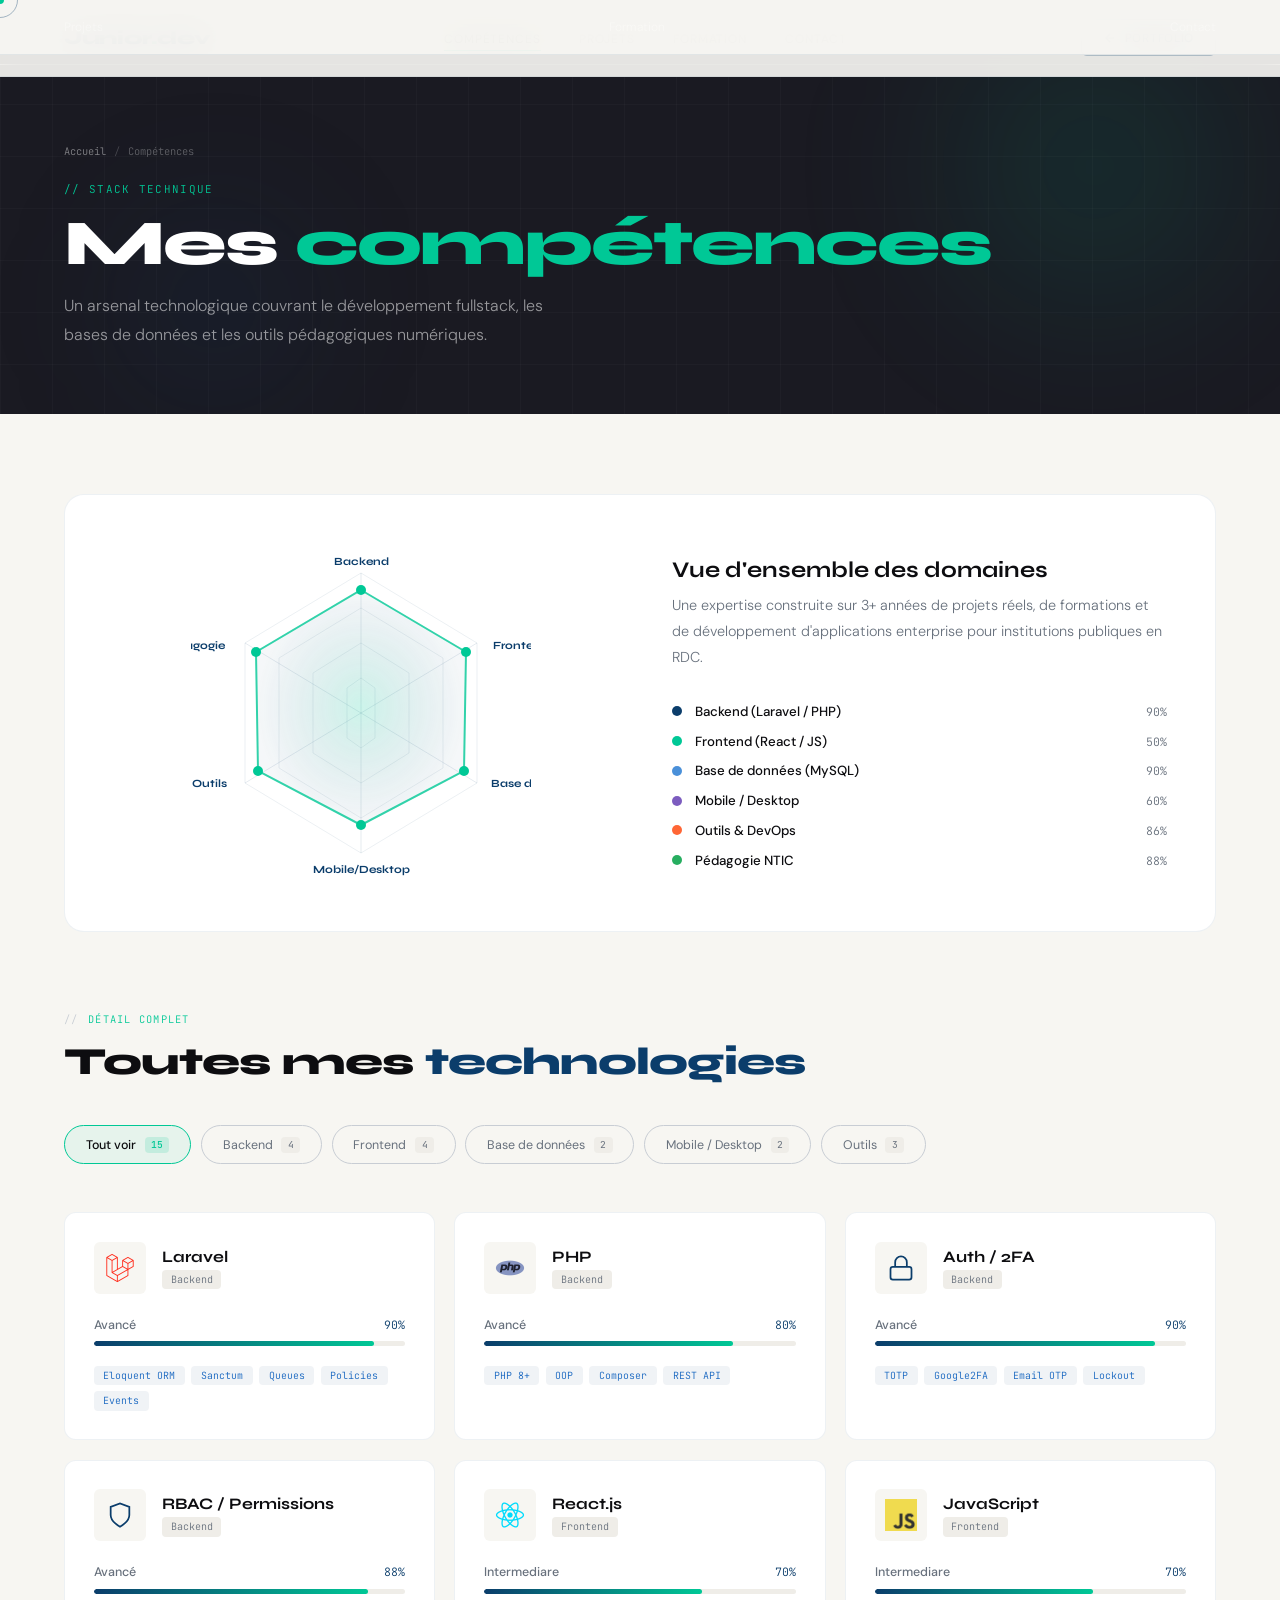
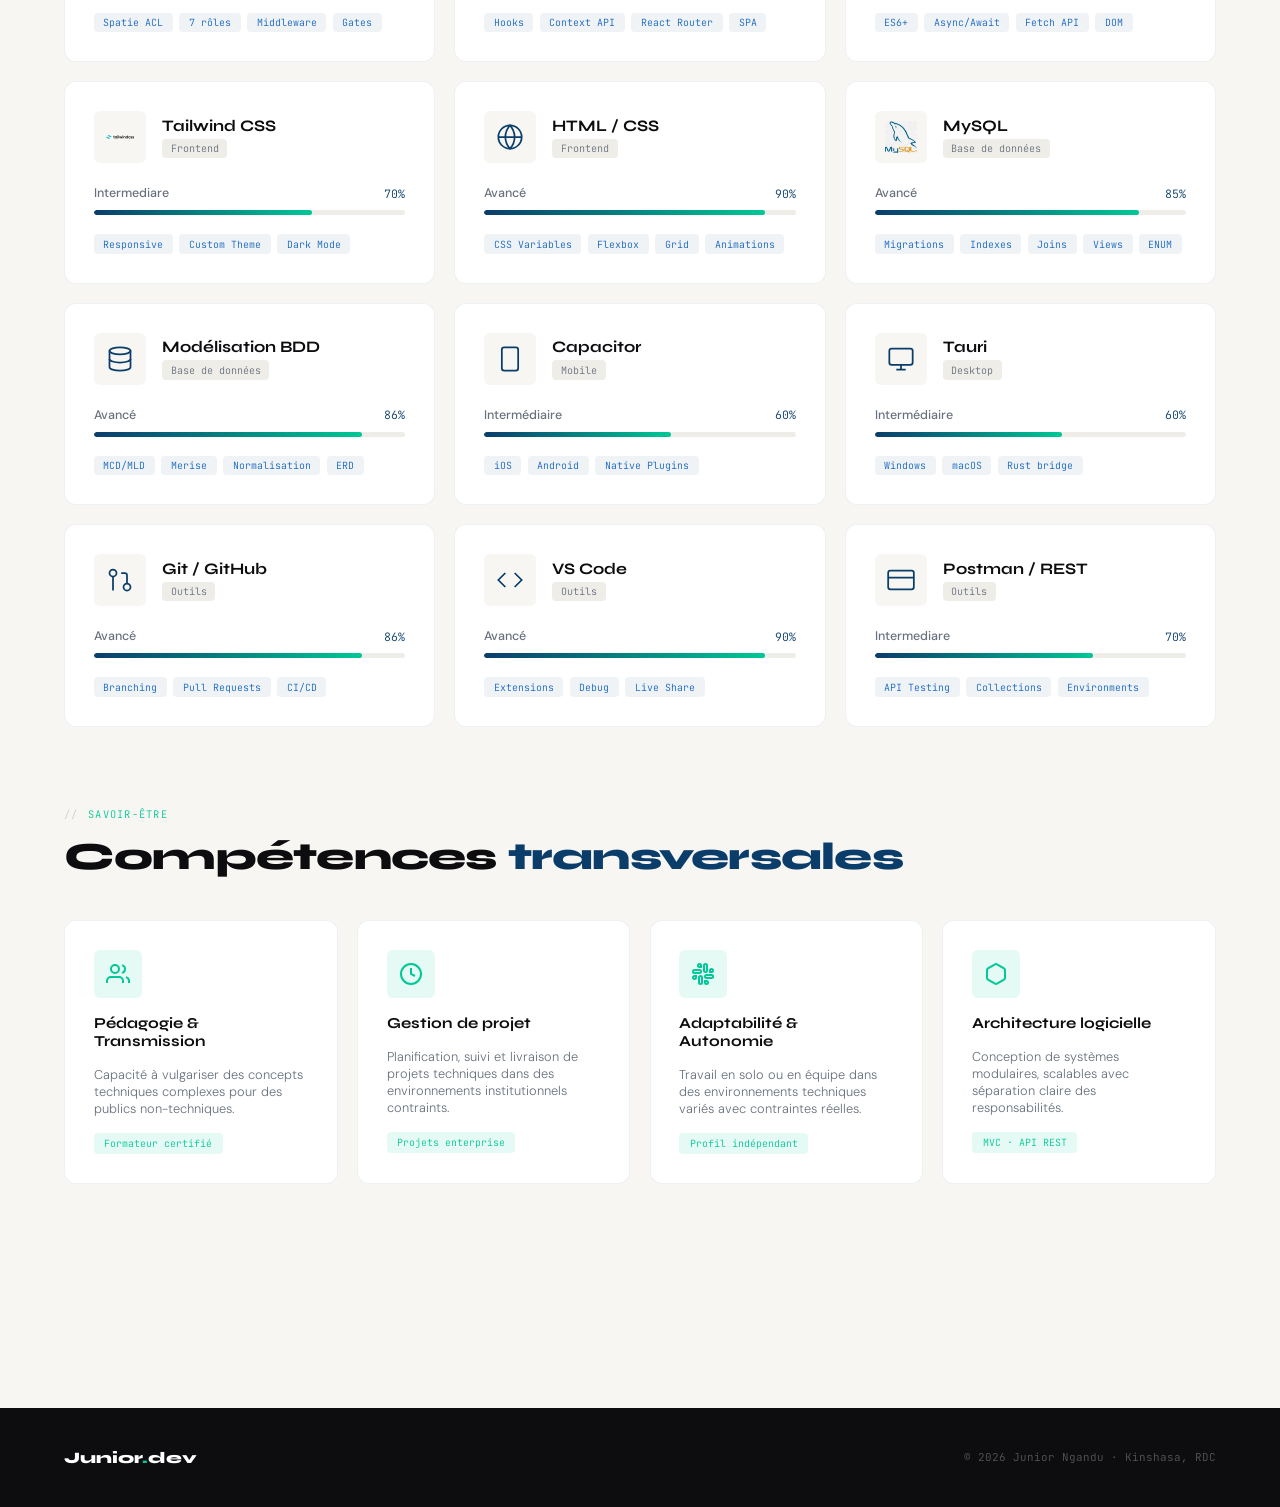
<file: competences.html>
<!DOCTYPE html>
<html lang="fr">
<head>
  <meta charset="UTF-8">
  <meta name="viewport" content="width=device-width, initial-scale=1.0">
  <title>Compétences — Junior Ngandu</title>
  <link href="https://fonts.googleapis.com/css2?family=Syne:wght@400;500;600;700;800&family=DM+Sans:ital,opsz,wght@0,9..40,300;0,9..40,400;0,9..40,500;1,9..40,300&family=JetBrains+Mono:wght@300;400;500&display=swap" rel="stylesheet">
  <style>
    :root {
      --bg: #F7F6F2; --bg2: #EFEDE8; --bg3: #E6E3DC;
      --noir: #0D0D10; --noir2: #1A1A22;
      --bleu: #0B3D6B; --bleu-vif: #1565C0; --bleu-clair: #4A90D9;
      --accent: #00C896; --accent2: #FF6635; --violet: #7C5CBF;
      --gris: #68717D; --gris-clair: #C8CDD4; --blanc: #FFFFFF;
      --font-display: 'Syne', sans-serif;
      --font-body: 'DM Sans', sans-serif;
      --font-mono: 'JetBrains Mono', monospace;
      --r-sm: 6px; --r-md: 12px; --r-lg: 20px;
      --shadow-sm: 0 2px 8px rgba(13,13,16,.06);
      --shadow-md: 0 8px 24px rgba(13,13,16,.1);
      --shadow-lg: 0 24px 48px rgba(13,13,16,.14);
    }
    *, *::before, *::after { margin:0; padding:0; box-sizing:border-box; }
    html { scroll-behavior:smooth; -webkit-font-smoothing:antialiased; }
    body { background:var(--bg); color:var(--noir); font-family:var(--font-body); font-weight:300; overflow-x:hidden; cursor:none; }
    a { text-decoration:none; }
    button { font-family:var(--font-body); }

    /* CURSOR */
    .cursor { position:fixed; pointer-events:none; z-index:9998; transform:translate(-50%,-50%); }
    .cursor-dot { width:8px; height:8px; background:var(--accent); border-radius:50%; transition:width .3s,height .3s,background .3s; }
    .cursor-ring { position:fixed; width:36px; height:36px; border:1.5px solid rgba(11,61,107,.35); border-radius:50%; pointer-events:none; z-index:9997; transform:translate(-50%,-50%); transition:width .3s,height .3s,border-color .3s; }
    body.cur-h .cursor-dot { width:14px;height:14px;background:var(--bleu); }
    body.cur-h .cursor-ring { width:52px;height:52px;border-color:var(--accent); }

    /* SCROLL PROGRESS */
    .scroll-progress { position:fixed; top:0;left:0; height:3px; width:0%; background:linear-gradient(90deg,var(--accent),var(--bleu-vif)); z-index:9999; transition:width .1s linear; }

    /* NAV */
    nav { position:fixed; top:0;left:0;right:0; z-index:500; display:flex; justify-content:space-between; align-items:center; padding:1.2rem 5%; background:rgba(247,246,242,.92); backdrop-filter:blur(16px); border-bottom:1px solid rgba(11,61,107,.08); transition:box-shadow .3s; }
    nav.scrolled { box-shadow:0 4px 20px rgba(13,13,16,.07); }
    .nav-logo { font-family:var(--font-display); font-weight:800; font-size:1.15rem; color:var(--bleu); letter-spacing:-.02em; }
    .nav-logo span { color:var(--accent); }
    .nav-links { display:flex; gap:2.4rem; list-style:none; }
    .nav-links a { font-size:.75rem; font-weight:400; letter-spacing:.07em; text-transform:uppercase; color:var(--gris); transition:color .2s; position:relative; }
    .nav-links a::after { content:''; position:absolute; bottom:-4px;left:0; width:0;height:1.5px; background:var(--accent); transition:width .3s; }
    .nav-links a:hover, .nav-links a.active { color:var(--noir); }
    .nav-links a:hover::after, .nav-links a.active::after { width:100%; }
    .nav-right { display:flex; align-items:center; gap:1.2rem; }
    .nav-back { font-size:.74rem; font-weight:500; letter-spacing:.06em; text-transform:uppercase; color:var(--bleu); border:1.5px solid rgba(11,61,107,.25); padding:.6rem 1.3rem; border-radius:var(--r-sm); transition:all .25s; display:flex; align-items:center; gap:.5rem; }
    .nav-back:hover { background:var(--bleu); color:#fff; border-color:var(--bleu); }
    .hamburger { display:none; flex-direction:column; gap:5px; background:none; border:none; cursor:none; padding:4px; }
    .hamburger span { display:block; width:22px; height:2px; background:var(--noir); border-radius:2px; transition:all .3s; }
    .hamburger.open span:nth-child(1) { transform:translateY(7px) rotate(45deg); }
    .hamburger.open span:nth-child(2) { opacity:0; }
    .hamburger.open span:nth-child(3) { transform:translateY(-7px) rotate(-45deg); }
    .mobile-menu { position:fixed; top:64px;left:0;right:0; background:rgba(247,246,242,.98); backdrop-filter:blur(16px); z-index:499; max-height:0; overflow:hidden; transition:max-height .4s; border-bottom:1px solid rgba(11,61,107,.08); }
    .mobile-menu.open { max-height:360px; }
    .mobile-menu ul { list-style:none; padding:1.5rem 5% 2rem; display:flex; flex-direction:column; gap:1.2rem; }
    .mobile-link { font-size:1.1rem; font-weight:600; color:var(--noir); font-family:var(--font-display); }

    /* PAGE HERO */
    .page-hero {
      min-height: 44vh;
      display: flex;
      align-items: flex-end;
      padding: 9rem 5% 4rem;
      position: relative;
      overflow: hidden;
      background: var(--noir2);
    }
    .page-hero-bg {
      position:absolute;inset:0;
      background-image: linear-gradient(rgba(255,255,255,.025) 1px,transparent 1px), linear-gradient(90deg,rgba(255,255,255,.025) 1px,transparent 1px);
      background-size:52px 52px;
    }
    .page-hero-orb1 { position:absolute; width:500px;height:500px; top:-20%;right:-5%; background:radial-gradient(circle,rgba(0,200,150,.12) 0%,transparent 65%); border-radius:50%; filter:blur(60px); pointer-events:none; }
    .page-hero-orb2 { position:absolute; width:300px;height:300px; bottom:-10%;left:5%; background:radial-gradient(circle,rgba(11,61,107,.18) 0%,transparent 65%); border-radius:50%; filter:blur(60px); pointer-events:none; }
    .page-hero-content { position:relative; }
    .page-eyebrow { font-family:var(--font-mono); font-size:.68rem; color:var(--accent); letter-spacing:.12em; text-transform:uppercase; margin-bottom:1rem; }
    .page-title { font-family:var(--font-display); font-weight:800; font-size:clamp(2.6rem,5vw,4.5rem); color:#fff; letter-spacing:-.03em; line-height:1; margin-bottom:1rem; }
    .page-title em { font-style:normal; color:var(--accent); }
    .page-subtitle { font-size:1rem; color:rgba(255,255,255,.55); max-width:520px; line-height:1.8; }
    .page-breadcrumb { display:flex; align-items:center; gap:.5rem; font-family:var(--font-mono); font-size:.65rem; color:rgba(255,255,255,.3); margin-bottom:1.5rem; }
    .page-breadcrumb a { color:rgba(255,255,255,.45); transition:color .2s; }
    .page-breadcrumb a:hover { color:var(--accent); }
    .bc-sep { color:rgba(255,255,255,.2); }

    /* MAIN CONTENT */
    main { padding:5rem 5%; }

    /* SECTION LABEL */
    .sec-label { font-family:var(--font-mono); font-size:.65rem; color:var(--accent); letter-spacing:.12em; text-transform:uppercase; margin-bottom:.8rem; display:flex; align-items:center; gap:.6rem; }
    .sec-label::before { content:'//'; color:var(--gris-clair); }
    .sec-title { font-family:var(--font-display); font-weight:800; font-size:clamp(1.6rem,3vw,2.4rem); color:var(--noir); letter-spacing:-.02em; margin-bottom:2.5rem; }
    .sec-title em { font-style:normal; color:var(--bleu); }

    /* FILTER TABS */
    .filter-bar { display:flex; flex-wrap:wrap; gap:.6rem; margin-bottom:3rem; }
    .filter-btn { display:flex; align-items:center; gap:.55rem; padding:.65rem 1.3rem; border:1.5px solid var(--gris-clair); border-radius:100px; background:none; font-size:.78rem; font-weight:400; color:var(--gris); cursor:none; transition:all .25s; }
    .filter-btn:hover { border-color:var(--bleu); color:var(--noir); background:rgba(11,61,107,.03); }
    .filter-btn.active { border-color:var(--accent); background:rgba(0,200,150,.07); color:var(--noir); font-weight:500; }
    .filter-btn span { font-family:var(--font-mono); font-size:.6rem; background:var(--bg2); padding:.1rem .4rem; border-radius:4px; color:var(--gris); }
    .filter-btn.active span { background:rgba(0,200,150,.15); color:var(--accent); }

    /* SKILLS GRID */
    .skills-grid { display:grid; grid-template-columns:repeat(auto-fill,minmax(300px,1fr)); gap:1.2rem; }

    .sk-card {
      background:var(--blanc);
      border:1.5px solid rgba(11,61,107,.07);
      border-radius:var(--r-md);
      padding:1.8rem;
      transition:all .3s ease;
      position:relative;
      overflow:hidden;
    }
    .sk-card::before {
      content:'';
      position:absolute;
      top:0;left:0;right:0;
      height:2px;
      background:linear-gradient(90deg,var(--bleu),var(--accent));
      transform:scaleX(0);
      transform-origin:left;
      transition:transform .35s ease;
    }
    .sk-card:hover { transform:translateY(-5px); box-shadow:var(--shadow-md); border-color:rgba(11,61,107,.15); }
    .sk-card:hover::before { transform:scaleX(1); }

    .sk-card-top { display:flex; align-items:center; gap:1rem; margin-bottom:1.4rem; }
    .sk-icon-wrap { width:52px;height:52px; background:var(--bg); border-radius:var(--r-sm); display:flex; align-items:center; justify-content:center; flex-shrink:0; }
    .sk-icon-wrap img { width:32px;height:32px; }
    .sk-icon-wrap svg { width:28px;height:28px; color:var(--bleu); stroke:var(--bleu); }
    .sk-name { font-family:var(--font-display); font-weight:700; font-size:1rem; color:var(--noir); }
    .sk-cat { font-family:var(--font-mono); font-size:.63rem; color:var(--gris); background:var(--bg2); padding:.2rem .55rem; border-radius:4px; margin-top:.25rem; display:inline-block; }

    .sk-level-row { display:flex; justify-content:space-between; align-items:center; margin-bottom:.55rem; }
    .sk-level-label { font-size:.78rem; font-weight:500; color:var(--gris); }
    .sk-level-pct { font-family:var(--font-mono); font-size:.72rem; color:var(--bleu); }
    .sk-bar { height:5px; background:var(--bg2); border-radius:3px; overflow:hidden; margin-bottom:1.2rem; }
    .sk-bar-fill { height:100%; border-radius:3px; background:linear-gradient(90deg,var(--bleu),var(--accent)); width:0; transition:width 1.2s cubic-bezier(.4,0,.2,1); }

    .sk-tags { display:flex; flex-wrap:wrap; gap:.4rem; }
    .sk-tag { font-family:var(--font-mono); font-size:.62rem; padding:.2rem .6rem; border-radius:4px; background:rgba(11,61,107,.06); color:var(--bleu-vif); }

    .sk-card.hidden { display:none; }

    /* RADAR SECTION */
    .radar-section { background:var(--blanc); border-radius:var(--r-lg); padding:3rem; border:1.5px solid rgba(11,61,107,.07); margin-bottom:5rem; display:grid; grid-template-columns:1fr 1fr; gap:4rem; align-items:center; }
    .radar-wrap { display:flex; justify-content:center; }
    svg.radar { width:100%; max-width:340px; }
    .radar-labels-col h3 { font-family:var(--font-display); font-weight:700; font-size:1.4rem; color:var(--noir); margin-bottom:.6rem; }
    .radar-labels-col p { font-size:.9rem; color:var(--gris); line-height:1.8; margin-bottom:2rem; }
    .radar-legend { display:flex; flex-direction:column; gap:.8rem; }
    .legend-item { display:flex; align-items:center; gap:.8rem; }
    .legend-dot { width:10px;height:10px; border-radius:50%; flex-shrink:0; }
    .legend-label { font-size:.83rem; color:var(--noir); font-weight:500; }
    .legend-val { font-family:var(--font-mono); font-size:.72rem; color:var(--gris); margin-left:auto; }

    /* CERTIFICATIONS */
    .certs-grid { display:grid; grid-template-columns:repeat(auto-fill,minmax(260px,1fr)); gap:1.2rem; margin-bottom:5rem; }
    .cert-card { background:var(--blanc); border:1.5px solid rgba(11,61,107,.07); border-radius:var(--r-md); padding:1.8rem; transition:all .3s; display:flex; flex-direction:column; gap:1rem; }
    .cert-card:hover { transform:translateY(-4px); box-shadow:var(--shadow-md); border-color:var(--accent); }
    .cert-icon { width:48px;height:48px; background:rgba(0,200,150,.1); border-radius:var(--r-sm); display:flex; align-items:center; justify-content:center; color:var(--accent); }
    .cert-name { font-family:var(--font-display); font-weight:700; font-size:.95rem; color:var(--noir); }
    .cert-issuer { font-size:.8rem; color:var(--gris); }
    .cert-badge { font-family:var(--font-mono); font-size:.62rem; background:rgba(0,200,150,.1); color:var(--accent); padding:.25rem .65rem; border-radius:4px; display:inline-block; align-self:flex-start; }

    /* REVEAL */
    .reveal { opacity:0; transform:translateY(28px); transition:opacity .7s,transform .7s; }
    .reveal.visible { opacity:1; transform:translateY(0); }

    /* FOOTER */
    footer { background:var(--noir); padding:2.5rem 5%; display:flex; justify-content:space-between; align-items:center; flex-wrap:wrap; gap:1rem; margin-top:4rem; }
    .footer-logo { font-family:var(--font-display); font-weight:800; color:#fff; font-size:1rem; }
    .footer-logo span { color:var(--accent); }
    .footer-copy { font-family:var(--font-mono); font-size:.68rem; color:rgba(255,255,255,.3); }
    .footer-nav { display:flex; gap:1.5rem; }
    .footer-nav a { font-size:.75rem; color:rgba(255,255,255,.35); transition:color .2s; }
    .footer-nav a:hover { color:var(--accent); }

    @keyframes fadeUp { from{opacity:0;transform:translateY(20px)} to{opacity:1;transform:translateY(0)} }

    @media(max-width:900px) {
      .nav-links,.nav-back { display:none; }
      .hamburger { display:flex; }
      .radar-section { grid-template-columns:1fr; }
      .skills-grid { grid-template-columns:1fr; }
    }
    @media(max-width:600px) { main{padding:4rem 5%;} .filter-bar{gap:.4rem;} }
  </style>
</head>
<body>

<div class="scroll-progress" id="scrollProgress"></div>
<div class="cursor" id="cursor"><div class="cursor-dot"></div></div>
<div class="cursor-ring" id="cursorRing"></div>

<!-- NAV -->
<nav id="navbar">
  <a href="index.html" class="nav-logo">Junior<span>.</span>dev</a>
  <ul class="nav-links">
    <li><a href="competences.html" class="active">Compétences</a></li>
    <li><a href="projets.html">Projets</a></li>
    <li><a href="enseignements.html">Formation</a></li>
    <li><a href="index.html#contact">Contact</a></li>
  </ul>
  <div class="nav-right">
    <a href="index.html" class="nav-back">
      <svg width="14" height="14" viewBox="0 0 24 24" fill="none" stroke="currentColor" stroke-width="2"><path d="M19 12H5M12 19l-7-7 7-7"/></svg>
      Portfolio
    </a>
    <button class="hamburger" id="hamburger"><span></span><span></span><span></span></button>
  </div>
</nav>
<div class="mobile-menu" id="mobileMenu">
  <ul>
    <li><a href="competences.html" class="mobile-link">Compétences</a></li>
    <li><a href="projets.html" class="mobile-link">Projets</a></li>
    <li><a href="enseignements.html" class="mobile-link">Formation</a></li>
    <li><a href="index.html" class="mobile-link">← Portfolio</a></li>
  </ul>
</div>

<!-- PAGE HERO -->
<section class="page-hero">
  <div class="page-hero-bg"></div>
  <div class="page-hero-orb1"></div>
  <div class="page-hero-orb2"></div>
  <div class="page-hero-content">
    <div class="page-breadcrumb">
      <a href="index.html">Accueil</a>
      <span class="bc-sep">/</span>
      <span>Compétences</span>
    </div>
    <div class="page-eyebrow">// Stack technique</div>
    <h1 class="page-title">Mes <em>compétences</em></h1>
    <p class="page-subtitle">Un arsenal technologique couvrant le développement fullstack, les bases de données et les outils pédagogiques numériques.</p>
  </div>
</section>

<main>

  <!-- RADAR + OVERVIEW -->
  <div class="radar-section reveal">
    <div class="radar-wrap">
      <svg class="radar" viewBox="0 0 340 340" xmlns="http://www.w3.org/2000/svg">
        <defs>
          <radialGradient id="rg1" cx="50%" cy="50%" r="50%">
            <stop offset="0%" stop-color="#00C896" stop-opacity=".25"/>
            <stop offset="100%" stop-color="#0B3D6B" stop-opacity=".05"/>
          </radialGradient>
        </defs>
        <!-- Grid -->
        <polygon points="170,30 286,100 286,240 170,310 54,240 54,100" fill="none" stroke="rgba(11,61,107,.08)" stroke-width="1"/>
        <polygon points="170,65 252,115 252,225 170,275 88,225 88,115" fill="none" stroke="rgba(11,61,107,.08)" stroke-width="1"/>
        <polygon points="170,100 218,130 218,210 170,240 122,210 122,130" fill="none" stroke="rgba(11,61,107,.08)" stroke-width="1"/>
        <polygon points="170,135 184,145 184,195 170,205 156,195 156,145" fill="none" stroke="rgba(11,61,107,.08)" stroke-width="1"/>
        <!-- Axes -->
        <line x1="170" y1="30" x2="170" y2="310" stroke="rgba(11,61,107,.1)" stroke-width="1"/>
        <line x1="54" y1="100" x2="286" y2="240" stroke="rgba(11,61,107,.1)" stroke-width="1"/>
        <line x1="286" y1="100" x2="54" y2="240" stroke="rgba(11,61,107,.1)" stroke-width="1"/>
        <!-- Data: Backend 92%, Frontend 90%, DB 85%, Mobile 72%, Outils 86%, Pédagogie 88% -->
        <polygon points="170,47 275,109 273,228 170,282 67,228 65,109" fill="url(#rg1)" stroke="#00C896" stroke-width="2" opacity=".8"/>
        <!-- Dots -->
        <circle cx="170" cy="47" r="5" fill="#00C896"/>
        <circle cx="275" cy="109" r="5" fill="#00C896"/>
        <circle cx="273" cy="228" r="5" fill="#00C896"/>
        <circle cx="170" cy="282" r="5" fill="#00C896"/>
        <circle cx="67" cy="228" r="5" fill="#00C896"/>
        <circle cx="65" cy="109" r="5" fill="#00C896"/>
        <!-- Labels -->
        <text x="170" y="22" text-anchor="middle" font-family="'Syne',sans-serif" font-size="11" font-weight="700" fill="#0B3D6B">Backend</text>
        <text x="302" y="106" text-anchor="start" font-family="'Syne',sans-serif" font-size="11" font-weight="700" fill="#0B3D6B">Frontend</text>
        <text x="300" y="244" text-anchor="start" font-family="'Syne',sans-serif" font-size="11" font-weight="700" fill="#0B3D6B">Base de données</text>
        <text x="170" y="330" text-anchor="middle" font-family="'Syne',sans-serif" font-size="11" font-weight="700" fill="#0B3D6B">Mobile/Desktop</text>
        <text x="36" y="244" text-anchor="end" font-family="'Syne',sans-serif" font-size="11" font-weight="700" fill="#0B3D6B">Outils</text>
        <text x="34" y="106" text-anchor="end" font-family="'Syne',sans-serif" font-size="11" font-weight="700" fill="#0B3D6B">Pédagogie</text>
      </svg>
    </div>
    <div class="radar-labels-col">
      <h3>Vue d'ensemble des domaines</h3>
      <p>Une expertise construite sur 3+ années de projets réels, de formations et de développement d'applications enterprise pour institutions publiques en RDC.</p>
      <div class="radar-legend">
        <div class="legend-item">
          <div class="legend-dot" style="background:var(--bleu)"></div>
          <span class="legend-label">Backend (Laravel / PHP)</span>
          <span class="legend-val">90%</span>
        </div>
        <div class="legend-item">
          <div class="legend-dot" style="background:var(--accent)"></div>
          <span class="legend-label">Frontend (React / JS)</span>
          <span class="legend-val">50%</span>
        </div>
        <div class="legend-item">
          <div class="legend-dot" style="background:var(--bleu-clair)"></div>
          <span class="legend-label">Base de données (MySQL)</span>
          <span class="legend-val">90%</span>
        </div>
        <div class="legend-item">
          <div class="legend-dot" style="background:var(--violet)"></div>
          <span class="legend-label">Mobile / Desktop</span>
          <span class="legend-val">60%</span>
        </div>
        <div class="legend-item">
          <div class="legend-dot" style="background:var(--accent2)"></div>
          <span class="legend-label">Outils & DevOps</span>
          <span class="legend-val">86%</span>
        </div>
        <div class="legend-item">
          <div class="legend-dot" style="background:#27AE60"></div>
          <span class="legend-label">Pédagogie NTIC</span>
          <span class="legend-val">88%</span>
        </div>
      </div>
    </div>
  </div>

  <!-- SKILLS BY CATEGORY -->
  <div class="reveal">
    <div class="sec-label">Détail complet</div>
    <h2 class="sec-title">Toutes mes <em>technologies</em></h2>
  </div>

  <div class="filter-bar reveal">
    <button class="filter-btn active" data-filter="all">Tout voir <span>15</span></button>
    <button class="filter-btn" data-filter="backend">Backend <span>4</span></button>
    <button class="filter-btn" data-filter="frontend">Frontend <span>4</span></button>
    <button class="filter-btn" data-filter="database">Base de données <span>2</span></button>
    <button class="filter-btn" data-filter="mobile">Mobile / Desktop <span>2</span></button>
    <button class="filter-btn" data-filter="tools">Outils <span>3</span></button>
  </div>

  <div class="skills-grid reveal" id="skillsGrid">

    <!-- BACKEND -->
    <div class="sk-card" data-cat="backend">
      <div class="sk-card-top">
        <div class="sk-icon-wrap"><img src="images/logo-laravel-icon-1024.png" alt="Laravel"></div>
        <div>
          <div class="sk-name">Laravel</div>
          <span class="sk-cat">Backend</span>
        </div>
      </div>
      <div class="sk-level-row"><span class="sk-level-label">Avancé</span><span class="sk-level-pct">90%</span></div>
      <div class="sk-bar"><div class="sk-bar-fill" data-width="90"></div></div>
      <div class="sk-tags"><span class="sk-tag">Eloquent ORM</span><span class="sk-tag">Sanctum</span><span class="sk-tag">Queues</span><span class="sk-tag">Policies</span><span class="sk-tag">Events</span></div>
    </div>

    <div class="sk-card" data-cat="backend">
      <div class="sk-card-top">
        <div class="sk-icon-wrap"><img src="images/logo-php-256.png" alt="PHP"></div>
        <div>
          <div class="sk-name">PHP</div>
          <span class="sk-cat">Backend</span>
        </div>
      </div>
      <div class="sk-level-row"><span class="sk-level-label">Avancé</span><span class="sk-level-pct">80%</span></div>
      <div class="sk-bar"><div class="sk-bar-fill" data-width="80"></div></div>
      <div class="sk-tags"><span class="sk-tag">PHP 8+</span><span class="sk-tag">OOP</span><span class="sk-tag">Composer</span><span class="sk-tag">REST API</span></div>
    </div>

    <div class="sk-card" data-cat="backend">
      <div class="sk-card-top">
        <div class="sk-icon-wrap">
          <svg viewBox="0 0 24 24" fill="none" stroke="currentColor" stroke-width="1.5"><rect x="3" y="11" width="18" height="11" rx="2"/><path d="M7 11V7a5 5 0 0 1 10 0v4"/></svg>
        </div>
        <div>
          <div class="sk-name">Auth / 2FA</div>
          <span class="sk-cat">Backend</span>
        </div>
      </div>
      <div class="sk-level-row"><span class="sk-level-label">Avancé</span><span class="sk-level-pct">90%</span></div>
      <div class="sk-bar"><div class="sk-bar-fill" data-width="90"></div></div>
      <div class="sk-tags"><span class="sk-tag">TOTP</span><span class="sk-tag">Google2FA</span><span class="sk-tag">Email OTP</span><span class="sk-tag">Lockout</span></div>
    </div>

    <div class="sk-card" data-cat="backend">
      <div class="sk-card-top">
        <div class="sk-icon-wrap">
          <svg viewBox="0 0 24 24" fill="none" stroke="currentColor" stroke-width="1.5"><path d="M12 22s8-4 8-10V5l-8-3-8 3v7c0 6 8 10 8 10z"/></svg>
        </div>
        <div>
          <div class="sk-name">RBAC / Permissions</div>
          <span class="sk-cat">Backend</span>
        </div>
      </div>
      <div class="sk-level-row"><span class="sk-level-label">Avancé</span><span class="sk-level-pct">88%</span></div>
      <div class="sk-bar"><div class="sk-bar-fill" data-width="88"></div></div>
      <div class="sk-tags"><span class="sk-tag">Spatie ACL</span><span class="sk-tag">7 rôles</span><span class="sk-tag">Middleware</span><span class="sk-tag">Gates</span></div>
    </div>

    <!-- FRONTEND -->
    <div class="sk-card" data-cat="frontend">
      <div class="sk-card-top">
        <div class="sk-icon-wrap"><img src="images/logo-react-256.png" alt="React"></div>
        <div>
          <div class="sk-name">React.js</div>
          <span class="sk-cat">Frontend</span>
        </div>
      </div>
      <div class="sk-level-row"><span class="sk-level-label">Intermediare</span><span class="sk-level-pct">70%</span></div>
      <div class="sk-bar"><div class="sk-bar-fill" data-width="70"></div></div>
      <div class="sk-tags"><span class="sk-tag">Hooks</span><span class="sk-tag">Context API</span><span class="sk-tag">React Router</span><span class="sk-tag">SPA</span></div>
    </div>

    <div class="sk-card" data-cat="frontend">
      <div class="sk-card-top">
        <div class="sk-icon-wrap"><img src="images/JavaScript-logo.png" alt="JS"></div>
        <div>
          <div class="sk-name">JavaScript</div>
          <span class="sk-cat">Frontend</span>
        </div>
      </div>
      <div class="sk-level-row"><span class="sk-level-label">Intermediare</span><span class="sk-level-pct">70%</span></div>
      <div class="sk-bar"><div class="sk-bar-fill" data-width="70"></div></div>
      <div class="sk-tags"><span class="sk-tag">ES6+</span><span class="sk-tag">Async/Await</span><span class="sk-tag">Fetch API</span><span class="sk-tag">DOM</span></div>
    </div>

    <div class="sk-card" data-cat="frontend">
      <div class="sk-card-top">
        <div class="sk-icon-wrap"><img src="images/tailwind-css-256.png" alt="Tailwind"></div>
        <div>
          <div class="sk-name">Tailwind CSS</div>
          <span class="sk-cat">Frontend</span>
        </div>
      </div>
      <div class="sk-level-row"><span class="sk-level-label">Intermediare</span><span class="sk-level-pct">70%</span></div>
      <div class="sk-bar"><div class="sk-bar-fill" data-width="70"></div></div>
      <div class="sk-tags"><span class="sk-tag">Responsive</span><span class="sk-tag">Custom Theme</span><span class="sk-tag">Dark Mode</span></div>
    </div>

    <div class="sk-card" data-cat="frontend">
      <div class="sk-card-top">
        <div class="sk-icon-wrap">
          <svg viewBox="0 0 24 24" fill="none" stroke="currentColor" stroke-width="1.5"><circle cx="12" cy="12" r="10"/><line x1="2" y1="12" x2="22" y2="12"/><path d="M12 2a15.3 15.3 0 0 1 4 10 15.3 15.3 0 0 1-4 10 15.3 15.3 0 0 1-4-10 15.3 15.3 0 0 1 4-10z"/></svg>
        </div>
        <div>
          <div class="sk-name">HTML / CSS</div>
          <span class="sk-cat">Frontend</span>
        </div>
      </div>
      <div class="sk-level-row"><span class="sk-level-label">Avancé</span><span class="sk-level-pct">90%</span></div>
      <div class="sk-bar"><div class="sk-bar-fill" data-width="90"></div></div>
      <div class="sk-tags"><span class="sk-tag">CSS Variables</span><span class="sk-tag">Flexbox</span><span class="sk-tag">Grid</span><span class="sk-tag">Animations</span></div>
    </div>

    <!-- DATABASE -->
    <div class="sk-card" data-cat="database">
      <div class="sk-card-top">
        <div class="sk-icon-wrap"><img src="images/png-clipart-mysql-mysql.png" alt="MySQL"></div>
        <div>
          <div class="sk-name">MySQL</div>
          <span class="sk-cat">Base de données</span>
        </div>
      </div>
      <div class="sk-level-row"><span class="sk-level-label">Avancé</span><span class="sk-level-pct">85%</span></div>
      <div class="sk-bar"><div class="sk-bar-fill" data-width="85"></div></div>
      <div class="sk-tags"><span class="sk-tag">Migrations</span><span class="sk-tag">Indexes</span><span class="sk-tag">Joins</span><span class="sk-tag">Views</span><span class="sk-tag">ENUM</span></div>
    </div>

    <div class="sk-card" data-cat="database">
      <div class="sk-card-top">
        <div class="sk-icon-wrap">
          <svg viewBox="0 0 24 24" fill="none" stroke="currentColor" stroke-width="1.5"><ellipse cx="12" cy="5" rx="9" ry="3"/><path d="M21 12c0 1.66-4 3-9 3s-9-1.34-9-3"/><path d="M3 5v14c0 1.66 4 3 9 3s9-1.34 9-3V5"/></svg>
        </div>
        <div>
          <div class="sk-name">Modélisation BDD</div>
          <span class="sk-cat">Base de données</span>
        </div>
      </div>
      <div class="sk-level-row"><span class="sk-level-label">Avancé</span><span class="sk-level-pct">86%</span></div>
      <div class="sk-bar"><div class="sk-bar-fill" data-width="86"></div></div>
      <div class="sk-tags"><span class="sk-tag">MCD/MLD</span><span class="sk-tag">Merise</span><span class="sk-tag">Normalisation</span><span class="sk-tag">ERD</span></div>
    </div>

    <!-- MOBILE -->
    <div class="sk-card" data-cat="mobile">
      <div class="sk-card-top">
        <div class="sk-icon-wrap">
          <svg viewBox="0 0 24 24" fill="none" stroke="currentColor" stroke-width="1.5"><rect x="5" y="2" width="14" height="20" rx="2" ry="2"/><line x1="12" y1="18" x2="12.01" y2="18"/></svg>
        </div>
        <div>
          <div class="sk-name">Capacitor</div>
          <span class="sk-cat">Mobile</span>
        </div>
      </div>
      <div class="sk-level-row"><span class="sk-level-label">Intermédiaire</span><span class="sk-level-pct">60%</span></div>
      <div class="sk-bar"><div class="sk-bar-fill" data-width="60"></div></div>
      <div class="sk-tags"><span class="sk-tag">iOS</span><span class="sk-tag">Android</span><span class="sk-tag">Native Plugins</span></div>
    </div>

    <div class="sk-card" data-cat="mobile">
      <div class="sk-card-top">
        <div class="sk-icon-wrap">
          <svg viewBox="0 0 24 24" fill="none" stroke="currentColor" stroke-width="1.5"><rect x="2" y="3" width="20" height="14" rx="2"/><line x1="8" y1="21" x2="16" y2="21"/><line x1="12" y1="17" x2="12" y2="21"/></svg>
        </div>
        <div>
          <div class="sk-name">Tauri</div>
          <span class="sk-cat">Desktop</span>
        </div>
      </div>
      <div class="sk-level-row"><span class="sk-level-label">Intermédiaire</span><span class="sk-level-pct">60%</span></div>
      <div class="sk-bar"><div class="sk-bar-fill" data-width="60"></div></div>
      <div class="sk-tags"><span class="sk-tag">Windows</span><span class="sk-tag">macOS</span><span class="sk-tag">Rust bridge</span></div>
    </div>

    <!-- TOOLS -->
    <div class="sk-card" data-cat="tools">
      <div class="sk-card-top">
        <div class="sk-icon-wrap">
          <svg viewBox="0 0 24 24" fill="none" stroke="currentColor" stroke-width="1.5"><circle cx="18" cy="18" r="3"/><circle cx="6" cy="6" r="3"/><path d="M13 6h3a2 2 0 0 1 2 2v7"/><line x1="6" y1="9" x2="6" y2="21"/></svg>
        </div>
        <div>
          <div class="sk-name">Git / GitHub</div>
          <span class="sk-cat">Outils</span>
        </div>
      </div>
      <div class="sk-level-row"><span class="sk-level-label">Avancé</span><span class="sk-level-pct">86%</span></div>
      <div class="sk-bar"><div class="sk-bar-fill" data-width="86"></div></div>
      <div class="sk-tags"><span class="sk-tag">Branching</span><span class="sk-tag">Pull Requests</span><span class="sk-tag">CI/CD</span></div>
    </div>

    <div class="sk-card" data-cat="tools">
      <div class="sk-card-top">
        <div class="sk-icon-wrap">
          <svg viewBox="0 0 24 24" fill="none" stroke="currentColor" stroke-width="1.5"><polyline points="16 18 22 12 16 6"/><polyline points="8 6 2 12 8 18"/></svg>
        </div>
        <div>
          <div class="sk-name">VS Code</div>
          <span class="sk-cat">Outils</span>
        </div>
      </div>
      <div class="sk-level-row"><span class="sk-level-label">Avancé</span><span class="sk-level-pct">90%</span></div>
      <div class="sk-bar"><div class="sk-bar-fill" data-width="90"></div></div>
      <div class="sk-tags"><span class="sk-tag">Extensions</span><span class="sk-tag">Debug</span><span class="sk-tag">Live Share</span></div>
    </div>

    <div class="sk-card" data-cat="tools">
      <div class="sk-card-top">
        <div class="sk-icon-wrap">
          <svg viewBox="0 0 24 24" fill="none" stroke="currentColor" stroke-width="1.5"><rect x="1" y="4" width="22" height="16" rx="2" ry="2"/><line x1="1" y1="10" x2="23" y2="10"/></svg>
        </div>
        <div>
          <div class="sk-name">Postman / REST</div>
          <span class="sk-cat">Outils</span>
        </div>
      </div>
      <div class="sk-level-row"><span class="sk-level-label">Intermediare</span><span class="sk-level-pct">70%</span></div>
      <div class="sk-bar"><div class="sk-bar-fill" data-width="70"></div></div>
      <div class="sk-tags"><span class="sk-tag">API Testing</span><span class="sk-tag">Collections</span><span class="sk-tag">Environments</span></div>
    </div>

  </div><!-- /skills-grid -->

  <!-- SOFT SKILLS -->
  <div style="margin-top:5rem">
    <div class="sec-label reveal">Savoir-être</div>
    <h2 class="sec-title reveal">Compétences <em>transversales</em></h2>
    <div class="certs-grid reveal">
      <div class="cert-card">
        <div class="cert-icon"><svg width="24" height="24" viewBox="0 0 24 24" fill="none" stroke="currentColor" stroke-width="2"><path d="M17 21v-2a4 4 0 0 0-4-4H5a4 4 0 0 0-4 4v2"/><circle cx="9" cy="7" r="4"/><path d="M23 21v-2a4 4 0 0 0-3-3.87"/><path d="M16 3.13a4 4 0 0 1 0 7.75"/></svg></div>
        <div class="cert-name">Pédagogie & Transmission</div>
        <div class="cert-issuer">Capacité à vulgariser des concepts techniques complexes pour des publics non-techniques.</div>
        <span class="cert-badge">Formateur certifié</span>
      </div>
      <div class="cert-card">
        <div class="cert-icon"><svg width="24" height="24" viewBox="0 0 24 24" fill="none" stroke="currentColor" stroke-width="2"><circle cx="12" cy="12" r="10"/><polyline points="12 6 12 12 16 14"/></svg></div>
        <div class="cert-name">Gestion de projet</div>
        <div class="cert-issuer">Planification, suivi et livraison de projets techniques dans des environnements institutionnels contraints.</div>
        <span class="cert-badge">Projets enterprise</span>
      </div>
      <div class="cert-card">
        <div class="cert-icon"><svg width="24" height="24" viewBox="0 0 24 24" fill="none" stroke="currentColor" stroke-width="2"><path d="M14.5 10c-.83 0-1.5-.67-1.5-1.5v-5c0-.83.67-1.5 1.5-1.5s1.5.67 1.5 1.5v5c0 .83-.67 1.5-1.5 1.5z"/><path d="M20.5 10H19V8.5c0-.83.67-1.5 1.5-1.5s1.5.67 1.5 1.5-.67 1.5-1.5 1.5z"/><path d="M9.5 14c.83 0 1.5.67 1.5 1.5v5c0 .83-.67 1.5-1.5 1.5S8 21.33 8 20.5v-5c0-.83.67-1.5 1.5-1.5z"/><path d="M3.5 14H5v1.5c0 .83-.67 1.5-1.5 1.5S2 16.33 2 15.5 2.67 14 3.5 14z"/><path d="M14 14.5c0-.83.67-1.5 1.5-1.5h5c.83 0 1.5.67 1.5 1.5s-.67 1.5-1.5 1.5h-5c-.83 0-1.5-.67-1.5-1.5z"/><path d="M15.5 19H14v1.5c0 .83.67 1.5 1.5 1.5s1.5-.67 1.5-1.5-.67-1.5-1.5-1.5z"/><path d="M10 9.5C10 8.67 9.33 8 8.5 8h-5C2.67 8 2 8.67 2 9.5S2.67 11 3.5 11h5c.83 0 1.5-.67 1.5-1.5z"/><path d="M8.5 5H10V3.5C10 2.67 9.33 2 8.5 2S7 2.67 7 3.5 7.67 5 8.5 5z"/></svg></div>
        <div class="cert-name">Adaptabilité & Autonomie</div>
        <div class="cert-issuer">Travail en solo ou en équipe dans des environnements techniques variés avec contraintes réelles.</div>
        <span class="cert-badge">Profil indépendant</span>
      </div>
      <div class="cert-card">
        <div class="cert-icon"><svg width="24" height="24" viewBox="0 0 24 24" fill="none" stroke="currentColor" stroke-width="2"><path d="M21 16V8a2 2 0 0 0-1-1.73l-7-4a2 2 0 0 0-2 0l-7 4A2 2 0 0 0 3 8v8a2 2 0 0 0 1 1.73l7 4a2 2 0 0 0 2 0l7-4A2 2 0 0 0 21 16z"/></svg></div>
        <div class="cert-name">Architecture logicielle</div>
        <div class="cert-issuer">Conception de systèmes modulaires, scalables avec séparation claire des responsabilités.</div>
        <span class="cert-badge">MVC · API REST</span>
      </div>
    </div>
  </div>

</main>

<footer>
  <div class="footer-logo">Junior<span>.</span>dev</div>
  <p class="footer-copy">© 2026 Junior Ngandu · Kinshasa, RDC</p>
  <nav class="footer-nav">
    <a href="projets.html">Projets</a>
    <a href="enseignements.html">Formation</a>
    <a href="index.html#contact">Contact</a>
  </nav>
</footer>

<script>
// Cursor
const cur = document.getElementById('cursor');
const ring = document.getElementById('cursorRing');
let mx=0,my=0,rx=0,ry=0;
document.addEventListener('mousemove',e=>{mx=e.clientX;my=e.clientY;if(cur){cur.style.left=mx+'px';cur.style.top=my+'px';}},{passive:true});
(function loop(){rx+=(mx-rx)*.12;ry+=(my-ry)*.12;if(ring){ring.style.left=rx+'px';ring.style.top=ry+'px';}requestAnimationFrame(loop);})();
document.querySelectorAll('a,button,input').forEach(el=>{el.addEventListener('mouseenter',()=>document.body.classList.add('cur-h'));el.addEventListener('mouseleave',()=>document.body.classList.remove('cur-h'));});

// Scroll progress
const pb = document.getElementById('scrollProgress');
window.addEventListener('scroll',()=>{const s=(window.scrollY/(document.body.scrollHeight-window.innerHeight))*100;if(pb)pb.style.width=s+'%';},{passive:true});

// Nav scroll
const nav = document.getElementById('navbar');
window.addEventListener('scroll',()=>{if(nav)nav.classList.toggle('scrolled',window.scrollY>50);},{passive:true});

// Hamburger
const hbg = document.getElementById('hamburger');
const mmenu = document.getElementById('mobileMenu');
if(hbg&&mmenu){hbg.addEventListener('click',()=>{hbg.classList.toggle('open');mmenu.classList.toggle('open');});document.querySelectorAll('.mobile-link').forEach(l=>l.addEventListener('click',()=>{hbg.classList.remove('open');mmenu.classList.remove('open');}));}

// Reveal
const obs = new IntersectionObserver(entries=>{entries.forEach(e=>{if(e.isIntersecting){e.target.classList.add('visible');obs.unobserve(e.target);}});},{threshold:.08});
document.querySelectorAll('.reveal').forEach(el=>obs.observe(el));

// Animate bars on scroll
const barObs = new IntersectionObserver(entries=>{entries.forEach(e=>{if(e.isIntersecting){e.target.querySelectorAll('.sk-bar-fill').forEach(b=>{b.style.width=b.dataset.width+'%';});barObs.unobserve(e.target);}});},{threshold:.2});
document.querySelectorAll('.sk-card').forEach(c=>barObs.observe(c));

// Filter
document.querySelectorAll('.filter-btn').forEach(btn=>{
  btn.addEventListener('click',()=>{
    document.querySelectorAll('.filter-btn').forEach(b=>b.classList.remove('active'));
    btn.classList.add('active');
    const f = btn.dataset.filter;
    document.querySelectorAll('.sk-card').forEach(card=>{
      card.classList.toggle('hidden', f!=='all' && card.dataset.cat!==f);
    });
  });
});
</script>
</body>
</html>
</file>
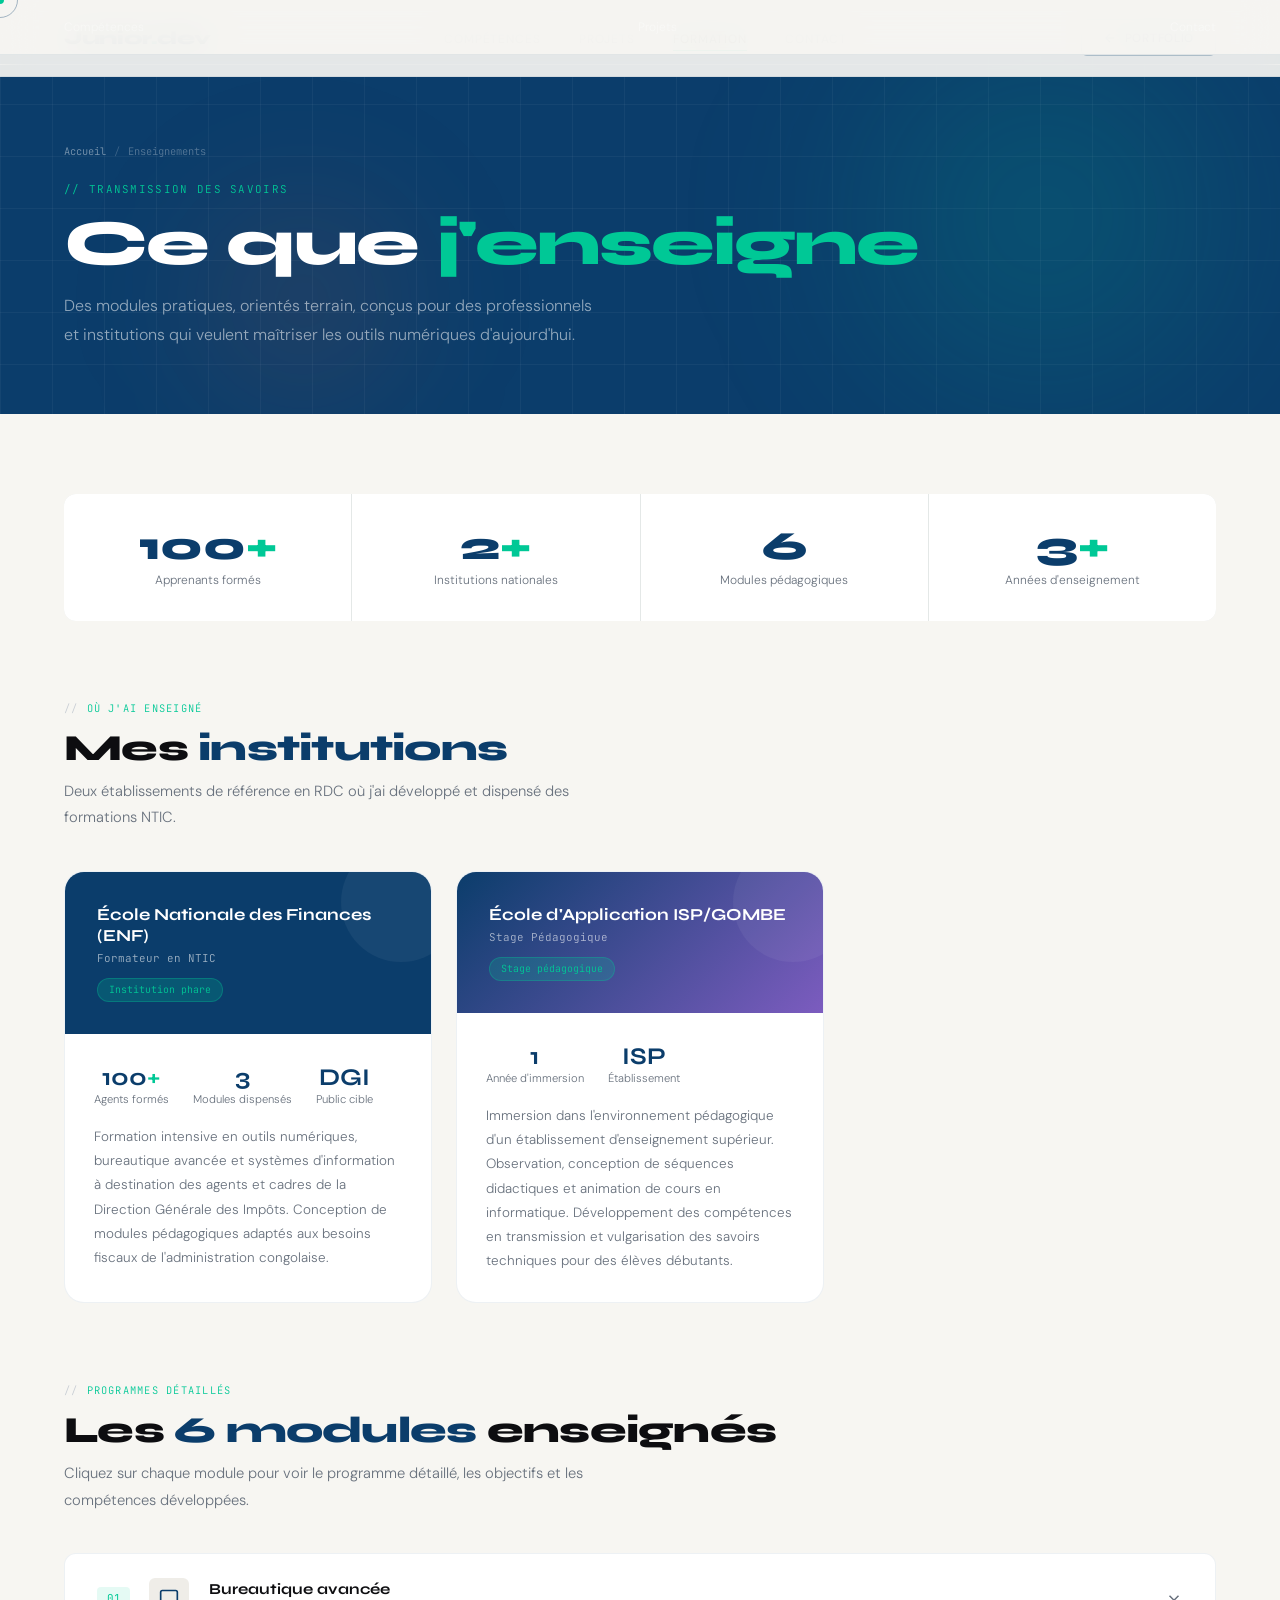
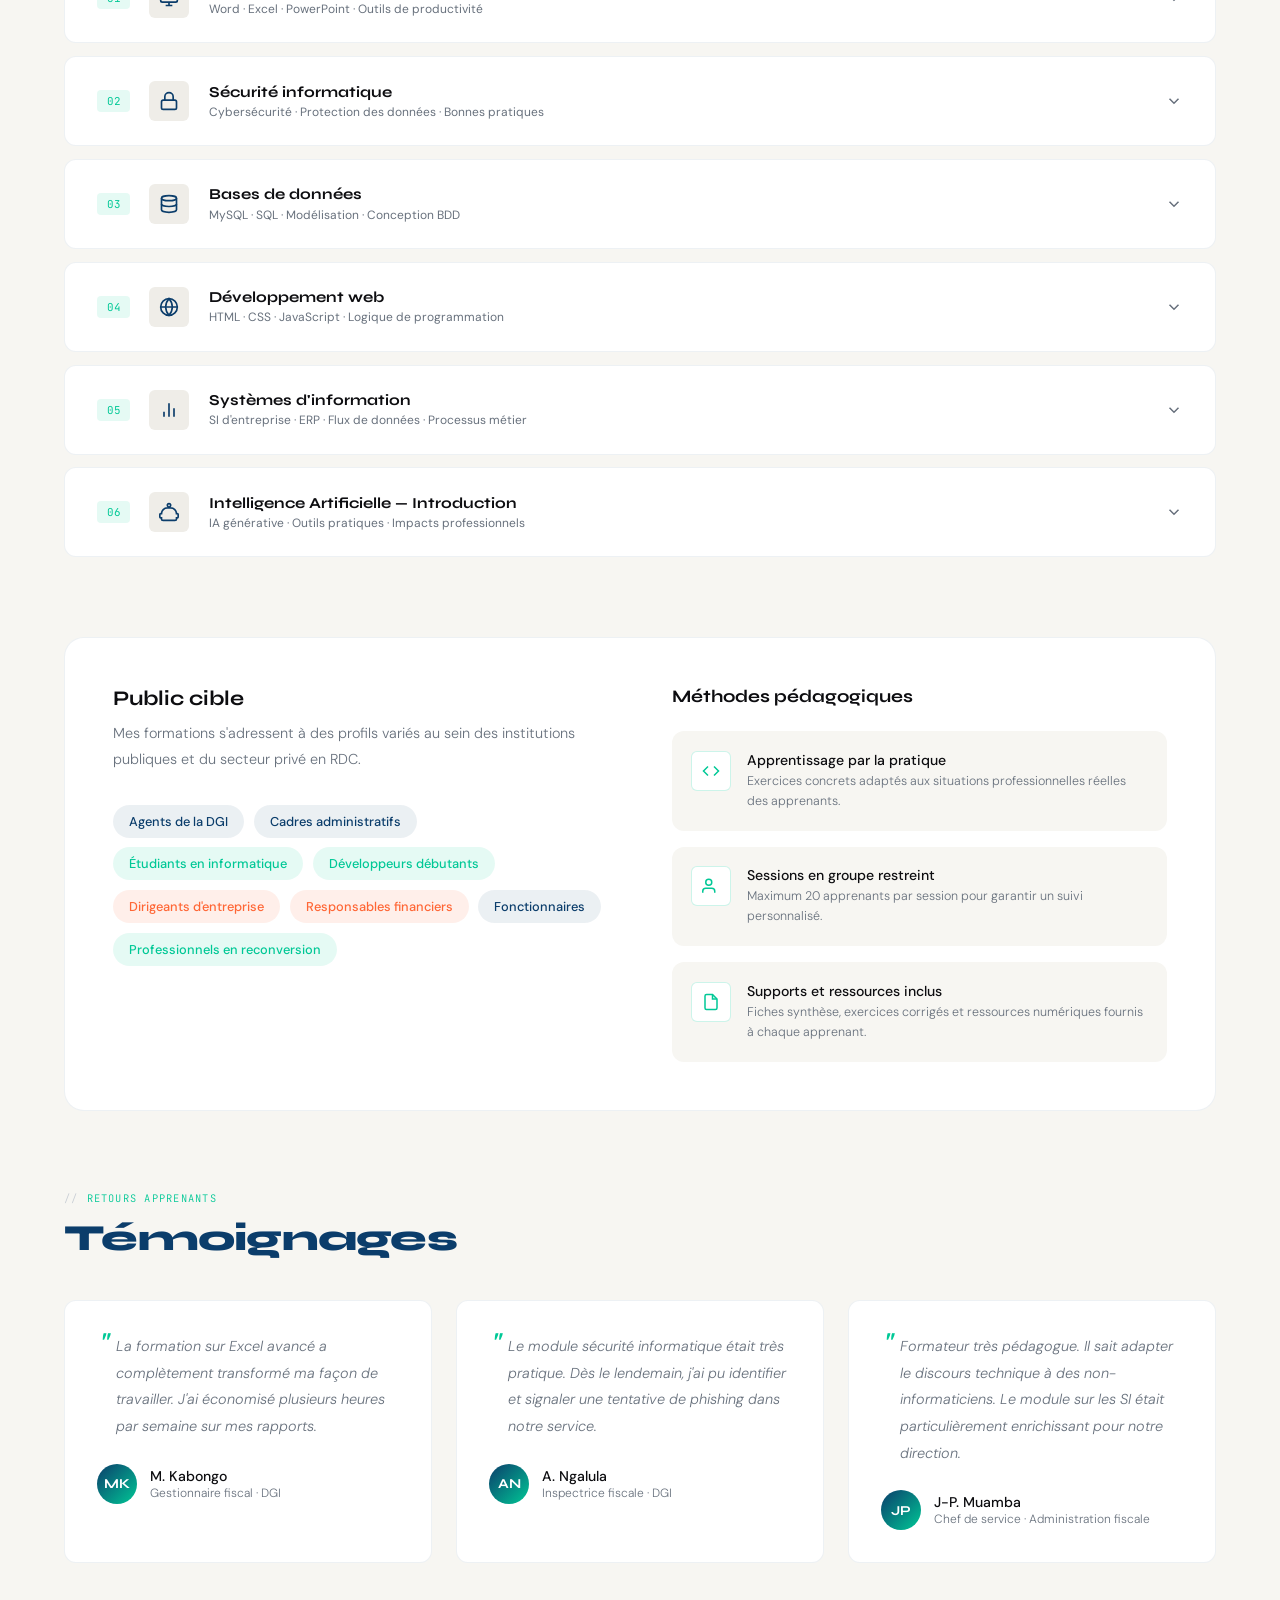
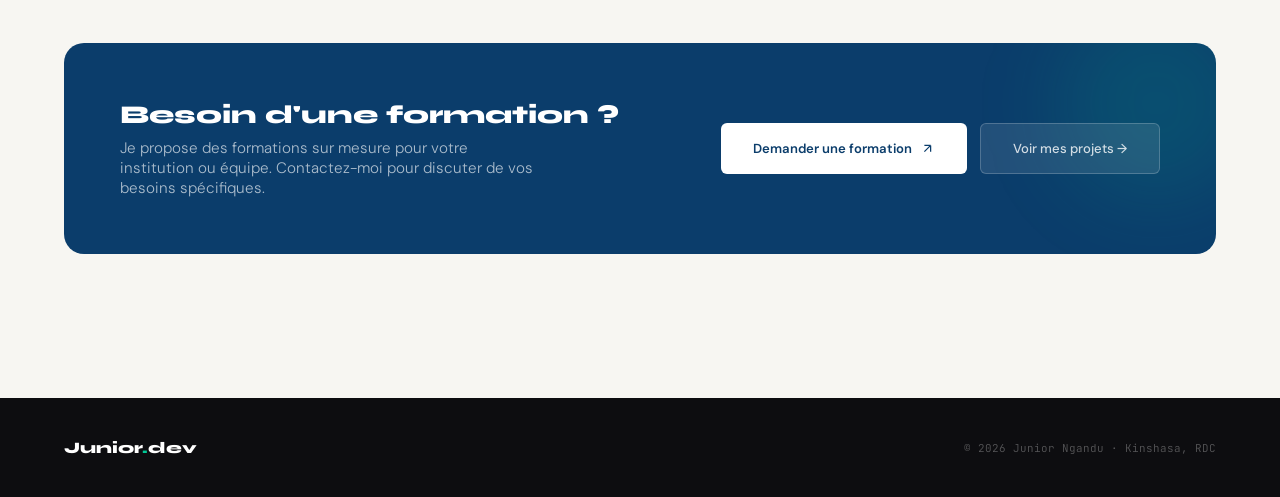
<file: enseignements.html>
<!DOCTYPE html>
<html lang="fr">
<head>
  <meta charset="UTF-8">
  <meta name="viewport" content="width=device-width, initial-scale=1.0">
  <title>Enseignements — Junior Ngandu</title>
  <link href="https://fonts.googleapis.com/css2?family=Syne:wght@400;500;600;700;800&family=DM+Sans:ital,opsz,wght@0,9..40,300;0,9..40,400;0,9..40,500;1,9..40,300&family=JetBrains+Mono:wght@300;400;500&display=swap" rel="stylesheet">
  <style>
    :root {
      --bg:#F7F6F2;--bg2:#EFEDE8;--bg3:#E6E3DC;
      --noir:#0D0D10;--noir2:#1A1A22;
      --bleu:#0B3D6B;--bleu-vif:#1565C0;--bleu-clair:#4A90D9;
      --accent:#00C896;--accent2:#FF6635;--violet:#7C5CBF;
      --gris:#68717D;--gris-clair:#C8CDD4;--blanc:#FFFFFF;
      --font-display:'Syne',sans-serif;
      --font-body:'DM Sans',sans-serif;
      --font-mono:'JetBrains Mono',monospace;
      --r-sm:6px;--r-md:12px;--r-lg:20px;
      --shadow-sm:0 2px 8px rgba(13,13,16,.06);
      --shadow-md:0 8px 24px rgba(13,13,16,.1);
      --shadow-lg:0 24px 48px rgba(13,13,16,.14);
    }
    *,*::before,*::after{margin:0;padding:0;box-sizing:border-box;}
    html{scroll-behavior:smooth;-webkit-font-smoothing:antialiased;}
    body{background:var(--bg);color:var(--noir);font-family:var(--font-body);font-weight:300;overflow-x:hidden;cursor:none;}
    a{text-decoration:none;}
    button{font-family:var(--font-body);}

    /* CURSOR */
    .cursor{position:fixed;pointer-events:none;z-index:9998;transform:translate(-50%,-50%);}
    .cursor-dot{width:8px;height:8px;background:var(--accent);border-radius:50%;transition:width .3s,height .3s;}
    .cursor-ring{position:fixed;width:36px;height:36px;border:1.5px solid rgba(11,61,107,.35);border-radius:50%;pointer-events:none;z-index:9997;transform:translate(-50%,-50%);transition:width .3s,height .3s,border-color .3s;}
    body.cur-h .cursor-dot{width:14px;height:14px;background:var(--bleu);}
    body.cur-h .cursor-ring{width:52px;height:52px;border-color:var(--accent);}

    .scroll-progress{position:fixed;top:0;left:0;height:3px;width:0%;background:linear-gradient(90deg,var(--accent),var(--bleu-vif));z-index:9999;transition:width .1s;}

    /* NAV */
    nav{position:fixed;top:0;left:0;right:0;z-index:500;display:flex;justify-content:space-between;align-items:center;padding:1.2rem 5%;background:rgba(247,246,242,.92);backdrop-filter:blur(16px);border-bottom:1px solid rgba(11,61,107,.08);transition:box-shadow .3s;}
    nav.scrolled{box-shadow:0 4px 20px rgba(13,13,16,.07);}
    .nav-logo{font-family:var(--font-display);font-weight:800;font-size:1.15rem;color:var(--bleu);letter-spacing:-.02em;}
    .nav-logo span{color:var(--accent);}
    .nav-links{display:flex;gap:2.4rem;list-style:none;}
    .nav-links a{font-size:.75rem;font-weight:400;letter-spacing:.07em;text-transform:uppercase;color:var(--gris);transition:color .2s;position:relative;}
    .nav-links a::after{content:'';position:absolute;bottom:-4px;left:0;width:0;height:1.5px;background:var(--accent);transition:width .3s;}
    .nav-links a:hover,.nav-links a.active{color:var(--noir);}
    .nav-links a:hover::after,.nav-links a.active::after{width:100%;}
    .nav-right{display:flex;align-items:center;gap:1.2rem;}
    .nav-back{font-size:.74rem;font-weight:500;letter-spacing:.06em;text-transform:uppercase;color:var(--bleu);border:1.5px solid rgba(11,61,107,.25);padding:.6rem 1.3rem;border-radius:var(--r-sm);transition:all .25s;display:flex;align-items:center;gap:.5rem;}
    .nav-back:hover{background:var(--bleu);color:#fff;border-color:var(--bleu);}
    .hamburger{display:none;flex-direction:column;gap:5px;background:none;border:none;cursor:none;padding:4px;}
    .hamburger span{display:block;width:22px;height:2px;background:var(--noir);border-radius:2px;transition:all .3s;}
    .hamburger.open span:nth-child(1){transform:translateY(7px) rotate(45deg);}
    .hamburger.open span:nth-child(2){opacity:0;}
    .hamburger.open span:nth-child(3){transform:translateY(-7px) rotate(-45deg);}
    .mobile-menu{position:fixed;top:64px;left:0;right:0;background:rgba(247,246,242,.98);backdrop-filter:blur(16px);z-index:499;max-height:0;overflow:hidden;transition:max-height .4s;border-bottom:1px solid rgba(11,61,107,.08);}
    .mobile-menu.open{max-height:360px;}
    .mobile-menu ul{list-style:none;padding:1.5rem 5% 2rem;display:flex;flex-direction:column;gap:1.2rem;}
    .mobile-link{font-size:1.1rem;font-weight:600;color:var(--noir);font-family:var(--font-display);}

    /* PAGE HERO */
    .page-hero{min-height:44vh;display:flex;align-items:flex-end;padding:9rem 5% 4rem;position:relative;overflow:hidden;}
    .ph-bg{position:absolute;inset:0;background:var(--bleu);}
    .ph-grid{position:absolute;inset:0;background-image:linear-gradient(rgba(255,255,255,.04) 1px,transparent 1px),linear-gradient(90deg,rgba(255,255,255,.04) 1px,transparent 1px);background-size:52px 52px;}
    .ph-orb1{position:absolute;width:600px;height:600px;top:-20%;right:-5%;background:radial-gradient(circle,rgba(0,200,150,.18) 0%,transparent 65%);border-radius:50%;filter:blur(70px);pointer-events:none;}
    .ph-orb2{position:absolute;width:350px;height:350px;bottom:-15%;left:10%;background:radial-gradient(circle,rgba(255,102,53,.12) 0%,transparent 65%);border-radius:50%;filter:blur(60px);pointer-events:none;}
    .ph-content{position:relative;}
    .page-breadcrumb{display:flex;align-items:center;gap:.5rem;font-family:var(--font-mono);font-size:.65rem;color:rgba(255,255,255,.3);margin-bottom:1.5rem;}
    .page-breadcrumb a{color:rgba(255,255,255,.45);transition:color .2s;}
    .page-breadcrumb a:hover{color:var(--accent);}
    .bc-sep{color:rgba(255,255,255,.2);}
    .ph-eyebrow{font-family:var(--font-mono);font-size:.68rem;color:var(--accent);letter-spacing:.12em;text-transform:uppercase;margin-bottom:1rem;}
    .ph-title{font-family:var(--font-display);font-weight:800;font-size:clamp(2.6rem,5vw,4.5rem);color:#fff;letter-spacing:-.03em;line-height:1;margin-bottom:1rem;}
    .ph-title em{font-style:normal;color:var(--accent);}
    .ph-sub{font-size:1rem;color:rgba(255,255,255,.55);max-width:540px;line-height:1.8;}

    /* MAIN */
    main{padding:5rem 5%;}

    /* IMPACT BAND */
    .impact-band{display:grid;grid-template-columns:repeat(4,1fr);gap:1px;background:rgba(11,61,107,.08);border-radius:var(--r-md);overflow:hidden;margin-bottom:5rem;}
    .impact-box{background:var(--blanc);padding:2rem;text-align:center;}
    .impact-num{font-family:var(--font-display);font-weight:800;font-size:2.5rem;color:var(--bleu);line-height:1;}
    .impact-num span{color:var(--accent);}
    .impact-lbl{font-size:.75rem;color:var(--gris);margin-top:.4rem;line-height:1.4;}

    /* SECTION HEADER */
    .sh{margin-bottom:2.5rem;}
    .sh-eyebrow{font-family:var(--font-mono);font-size:.65rem;color:var(--accent);letter-spacing:.12em;text-transform:uppercase;margin-bottom:.7rem;display:flex;align-items:center;gap:.5rem;}
    .sh-eyebrow::before{content:'//';color:var(--gris-clair);}
    .sh-title{font-family:var(--font-display);font-weight:800;font-size:clamp(1.5rem,3vw,2.3rem);color:var(--noir);letter-spacing:-.02em;}
    .sh-title em{font-style:normal;color:var(--bleu);}
    .sh-sub{font-size:.92rem;color:var(--gris);line-height:1.8;max-width:560px;margin-top:.5rem;}

    /* INSTITUTION CARD */
    .institutions-grid{display:grid;grid-template-columns:repeat(auto-fill,minmax(320px,1fr));gap:1.5rem;margin-bottom:5rem;}
    .inst-card{background:var(--blanc);border:1.5px solid rgba(11,61,107,.07);border-radius:var(--r-lg);overflow:hidden;transition:all .3s;}
    .inst-card:hover{transform:translateY(-5px);box-shadow:var(--shadow-md);}
    .inst-header{background:var(--bleu);padding:2rem;position:relative;overflow:hidden;}
    .inst-header::after{content:'';position:absolute;top:-30px;right:-30px;width:120px;height:120px;background:rgba(255,255,255,.05);border-radius:50%;}
    .inst-header.alt{background:linear-gradient(135deg,var(--bleu),var(--violet));}
    .inst-name{font-family:var(--font-display);font-weight:700;font-size:1.05rem;color:#fff;margin-bottom:.3rem;}
    .inst-role{font-family:var(--font-mono);font-size:.68rem;color:rgba(255,255,255,.6);}
    .inst-badge{display:inline-block;margin-top:.8rem;font-family:var(--font-mono);font-size:.62rem;background:rgba(0,200,150,.2);color:var(--accent);padding:.3rem .7rem;border-radius:100px;border:1px solid rgba(0,200,150,.3);}
    .inst-body{padding:1.8rem;}
    .inst-stat-row{display:flex;gap:1.5rem;margin-bottom:1.2rem;}
    .inst-stat{text-align:center;}
    .inst-stat-num{font-family:var(--font-display);font-weight:700;font-size:1.5rem;color:var(--bleu);}
    .inst-stat-num span{color:var(--accent);}
    .inst-stat-lbl{font-size:.7rem;color:var(--gris);}
    .inst-desc{font-size:.84rem;color:var(--gris);line-height:1.8;}

    /* MODULES ACCORDION */
    .modules-section{margin-bottom:5rem;}
    .modules-list{display:flex;flex-direction:column;gap:.8rem;}
    .module-item{background:var(--blanc);border:1.5px solid rgba(11,61,107,.07);border-radius:var(--r-md);overflow:hidden;transition:border-color .25s;}
    .module-item.open{border-color:var(--accent);}
    .module-toggle{width:100%;display:flex;align-items:center;gap:1.2rem;padding:1.5rem 2rem;background:none;border:none;text-align:left;cursor:none;transition:background .2s;}
    .module-toggle:hover{background:rgba(11,61,107,.02);}
    .module-num{font-family:var(--font-mono);font-size:.68rem;color:var(--accent);background:rgba(0,200,150,.1);padding:.25rem .6rem;border-radius:4px;flex-shrink:0;}
    .module-icon-wrap{width:40px;height:40px;background:var(--bg2);border-radius:var(--r-sm);display:flex;align-items:center;justify-content:center;color:var(--bleu);flex-shrink:0;transition:background .25s,color .25s;}
    .module-item.open .module-icon-wrap{background:rgba(11,61,107,.1);color:var(--bleu);}
    .module-toggle-text{flex:1;}
    .module-title{font-family:var(--font-display);font-weight:700;font-size:.95rem;color:var(--noir);margin-bottom:.2rem;}
    .module-meta{font-size:.75rem;color:var(--gris);}
    .module-chevron{color:var(--gris);transition:transform .3s;}
    .module-item.open .module-chevron{transform:rotate(180deg);}
    .module-body{max-height:0;overflow:hidden;transition:max-height .4s ease;}
    .module-item.open .module-body{max-height:400px;}
    .module-content{padding:0 2rem 1.8rem;}
    .module-desc-full{font-size:.87rem;color:var(--gris);line-height:1.8;margin-bottom:1.2rem;}
    .module-topics{display:grid;grid-template-columns:repeat(2,1fr);gap:.5rem;}
    .topic-item{display:flex;align-items:center;gap:.5rem;font-size:.82rem;color:var(--noir);}
    .topic-dot{width:6px;height:6px;background:var(--accent);border-radius:50%;flex-shrink:0;}
    .module-duration{display:inline-flex;align-items:center;gap:.4rem;margin-top:1rem;font-family:var(--font-mono);font-size:.68rem;color:var(--gris);background:var(--bg2);padding:.35rem .8rem;border-radius:100px;}

    /* PUBLIC CIBLE SECTION */
    .audience-section{background:var(--blanc);border-radius:var(--r-lg);border:1.5px solid rgba(11,61,107,.07);padding:3rem;margin-bottom:5rem;display:grid;grid-template-columns:1fr 1fr;gap:4rem;align-items:start;}
    .audience-left h3{font-family:var(--font-display);font-weight:700;font-size:1.3rem;color:var(--noir);margin-bottom:.6rem;}
    .audience-left p{font-size:.9rem;color:var(--gris);line-height:1.8;margin-bottom:2rem;}
    .audience-tags{display:flex;flex-wrap:wrap;gap:.6rem;}
    .aud-tag{padding:.5rem 1rem;border-radius:100px;font-size:.8rem;font-weight:500;}
    .aud-tag.blue{background:rgba(11,61,107,.08);color:var(--bleu);}
    .aud-tag.green{background:rgba(0,200,150,.1);color:var(--accent);}
    .aud-tag.orange{background:rgba(255,102,53,.1);color:var(--accent2);}
    .audience-right h3{font-family:var(--font-display);font-weight:700;font-size:1.1rem;color:var(--noir);margin-bottom:1.5rem;}
    .method-list{display:flex;flex-direction:column;gap:1rem;}
    .method-item{display:flex;align-items:flex-start;gap:1rem;padding:1.2rem;background:var(--bg);border-radius:var(--r-md);}
    .method-icon{width:40px;height:40px;background:var(--blanc);border-radius:var(--r-sm);display:flex;align-items:center;justify-content:center;color:var(--accent);border:1px solid rgba(0,200,150,.2);flex-shrink:0;}
    .method-name{font-weight:500;font-size:.88rem;color:var(--noir);margin-bottom:.2rem;}
    .method-desc{font-size:.78rem;color:var(--gris);line-height:1.6;}

    /* TESTIMONIALS */
    .testimonials-section{margin-bottom:5rem;}
    .testi-grid{display:grid;grid-template-columns:repeat(auto-fill,minmax(300px,1fr));gap:1.5rem;}
    .testi-card{background:var(--blanc);border:1.5px solid rgba(11,61,107,.07);border-radius:var(--r-md);padding:2rem;transition:all .3s;}
    .testi-card:hover{transform:translateY(-4px);box-shadow:var(--shadow-md);}
    .testi-quote{font-size:.9rem;color:var(--gris);line-height:1.85;font-style:italic;margin-bottom:1.5rem;position:relative;padding-left:1.2rem;}
    .testi-quote::before{content:'"';position:absolute;left:0;top:-.3rem;font-family:var(--font-display);font-size:2rem;color:var(--accent);line-height:1;}
    .testi-author{display:flex;align-items:center;gap:.8rem;}
    .testi-avatar{width:40px;height:40px;background:linear-gradient(135deg,var(--bleu),var(--accent));border-radius:50%;display:flex;align-items:center;justify-content:center;font-family:var(--font-display);font-weight:700;font-size:.85rem;color:#fff;flex-shrink:0;}
    .testi-name{font-weight:500;font-size:.88rem;color:var(--noir);}
    .testi-role{font-size:.75rem;color:var(--gris);}

    /* CTA */
    .cta-section{background:var(--bleu);border-radius:var(--r-lg);padding:3.5rem;display:flex;justify-content:space-between;align-items:center;gap:2rem;flex-wrap:wrap;position:relative;overflow:hidden;}
    .cta-section::before{content:'';position:absolute;top:-40px;right:-40px;width:200px;height:200px;background:rgba(0,200,150,.12);border-radius:50%;filter:blur(40px);}
    .cta-left h3{font-family:var(--font-display);font-weight:800;font-size:1.6rem;color:#fff;margin-bottom:.5rem;}
    .cta-left p{color:rgba(255,255,255,.65);font-size:.95rem;max-width:420px;}
    .cta-btns{display:flex;gap:.8rem;flex-wrap:wrap;position:relative;}
    .cta-btn-main{display:flex;align-items:center;gap:.5rem;background:#fff;color:var(--bleu);padding:1rem 2rem;border-radius:var(--r-sm);font-size:.82rem;font-weight:600;transition:all .25s;flex-shrink:0;}
    .cta-btn-main:hover{background:var(--accent);color:#fff;transform:translateY(-2px);}
    .cta-btn-sec{display:flex;align-items:center;gap:.5rem;background:rgba(255,255,255,.1);color:rgba(255,255,255,.8);border:1px solid rgba(255,255,255,.2);padding:1rem 2rem;border-radius:var(--r-sm);font-size:.82rem;font-weight:500;transition:all .25s;}
    .cta-btn-sec:hover{background:rgba(255,255,255,.18);}

    /* REVEAL */
    .reveal{opacity:0;transform:translateY(28px);transition:opacity .7s,transform .7s;}
    .reveal.visible{opacity:1;transform:translateY(0);}

    /* FOOTER */
    footer{background:var(--noir);padding:2.5rem 5%;display:flex;justify-content:space-between;align-items:center;flex-wrap:wrap;gap:1rem;margin-top:4rem;}
    .footer-logo{font-family:var(--font-display);font-weight:800;color:#fff;font-size:1rem;}
    .footer-logo span{color:var(--accent);}
    .footer-copy{font-family:var(--font-mono);font-size:.68rem;color:rgba(255,255,255,.3);}
    .footer-nav{display:flex;gap:1.5rem;}
    .footer-nav a{font-size:.75rem;color:rgba(255,255,255,.35);transition:color .2s;}
    .footer-nav a:hover{color:var(--accent);}

    @media(max-width:900px){
      .nav-links,.nav-back{display:none;}
      .hamburger{display:flex;}
      .impact-band{grid-template-columns:repeat(2,1fr);}
      .audience-section{grid-template-columns:1fr;}
      .institutions-grid{grid-template-columns:1fr;}
    }
    @media(max-width:600px){main{padding:4rem 5%;}.module-topics{grid-template-columns:1fr;}.cta-btns{flex-direction:column;}.testi-grid{grid-template-columns:1fr;}}
  </style>
</head>
<body>

<div class="scroll-progress" id="scrollProgress"></div>
<div class="cursor" id="cursor"><div class="cursor-dot"></div></div>
<div class="cursor-ring" id="cursorRing"></div>

<!-- NAV -->
<nav id="navbar">
  <a href="index.html" class="nav-logo">Junior<span>.</span>dev</a>
  <ul class="nav-links">
    <li><a href="competences.html">Compétences</a></li>
    <li><a href="projets.html">Projets</a></li>
    <li><a href="enseignements.html" class="active">Formation</a></li>
    <li><a href="index.html#contact">Contact</a></li>
  </ul>
  <div class="nav-right">
    <a href="index.html" class="nav-back">
      <svg width="14" height="14" viewBox="0 0 24 24" fill="none" stroke="currentColor" stroke-width="2"><path d="M19 12H5M12 19l-7-7 7-7"/></svg>
      Portfolio
    </a>
    <button class="hamburger" id="hamburger"><span></span><span></span><span></span></button>
  </div>
</nav>
<div class="mobile-menu" id="mobileMenu">
  <ul>
    <li><a href="competences.html" class="mobile-link">Compétences</a></li>
    <li><a href="projets.html" class="mobile-link">Projets</a></li>
    <li><a href="enseignements.html" class="mobile-link">Formation</a></li>
    <li><a href="index.html" class="mobile-link">← Portfolio</a></li>
  </ul>
</div>

<!-- PAGE HERO -->
<section class="page-hero">
  <div class="ph-bg"></div>
  <div class="ph-grid"></div>
  <div class="ph-orb1"></div>
  <div class="ph-orb2"></div>
  <div class="ph-content">
    <div class="page-breadcrumb">
      <a href="index.html">Accueil</a>
      <span class="bc-sep">/</span>
      <span>Enseignements</span>
    </div>
    <div class="ph-eyebrow">// Transmission des savoirs</div>
    <h1 class="ph-title">Ce que <em>j'enseigne</em></h1>
    <p class="ph-sub">Des modules pratiques, orientés terrain, conçus pour des professionnels et institutions qui veulent maîtriser les outils numériques d'aujourd'hui.</p>
  </div>
</section>

<main>

  <!-- IMPACT BAND -->
  <div class="impact-band reveal">
    <div class="impact-box">
      <div class="impact-num" data-target="100">0<span>+</span></div>
      <div class="impact-lbl">Apprenants formés</div>
    </div>
    <div class="impact-box">
      <div class="impact-num" data-target="2">0<span>+</span></div>
      <div class="impact-lbl">Institutions nationales</div>
    </div>
    <div class="impact-box">
      <div class="impact-num" data-target="6">0</div>
      <div class="impact-lbl">Modules pédagogiques</div>
    </div>
    <div class="impact-box">
      <div class="impact-num" data-target="3">0<span>+</span></div>
      <div class="impact-lbl">Années d'enseignement</div>
    </div>
  </div>

  <!-- INSTITUTIONS -->
  <div class="sh reveal">
    <div class="sh-eyebrow">Où j'ai enseigné</div>
    <h2 class="sh-title">Mes <em>institutions</em></h2>
    <p class="sh-sub">Deux établissements de référence en RDC où j'ai développé et dispensé des formations NTIC.</p>
  </div>

  <div class="institutions-grid reveal">
    <div class="inst-card">
      <div class="inst-header">
        <div class="inst-name">École Nationale des Finances (ENF)</div>
        <div class="inst-role">Formateur en NTIC</div>
        <span class="inst-badge">Institution phare</span>
      </div>
      <div class="inst-body">
        <div class="inst-stat-row">
          <div class="inst-stat">
            <div class="inst-stat-num">100<span>+</span></div>
            <div class="inst-stat-lbl">Agents formés</div>
          </div>
          <div class="inst-stat">
            <div class="inst-stat-num">3</div>
            <div class="inst-stat-lbl">Modules dispensés</div>
          </div>
          <div class="inst-stat">
            <div class="inst-stat-num">DGI</div>
            <div class="inst-stat-lbl">Public cible</div>
          </div>
        </div>
        <p class="inst-desc">Formation intensive en outils numériques, bureautique avancée et systèmes d'information à destination des agents et cadres de la Direction Générale des Impôts. Conception de modules pédagogiques adaptés aux besoins fiscaux de l'administration congolaise.</p>
      </div>
    </div>

    <div class="inst-card">
      <div class="inst-header alt">
        <div class="inst-name">École d'Application ISP/GOMBE</div>
        <div class="inst-role">Stage Pédagogique</div>
        <span class="inst-badge">Stage pédagogique</span>
      </div>
      <div class="inst-body">
        <div class="inst-stat-row">
          <div class="inst-stat">
            <div class="inst-stat-num">1</div>
            <div class="inst-stat-lbl">Année d'immersion</div>
          </div>
          <div class="inst-stat">
            <div class="inst-stat-num">ISP</div>
            <div class="inst-stat-lbl">Établissement</div>
          </div>
        </div>
        <p class="inst-desc">Immersion dans l'environnement pédagogique d'un établissement d'enseignement supérieur. Observation, conception de séquences didactiques et animation de cours en informatique. Développement des compétences en transmission et vulgarisation des savoirs techniques pour des élèves débutants.</p>
      </div>
    </div>
  </div>

  <!-- MODULES ACCORDION -->
  <div class="modules-section">
    <div class="sh reveal">
      <div class="sh-eyebrow">Programmes détaillés</div>
      <h2 class="sh-title">Les <em>6 modules</em> enseignés</h2>
      <p class="sh-sub">Cliquez sur chaque module pour voir le programme détaillé, les objectifs et les compétences développées.</p>
    </div>

    <div class="modules-list reveal" id="modulesList">

      <div class="module-item" id="m1">
        <button class="module-toggle" onclick="toggleModule('m1')">
          <span class="module-num">01</span>
          <div class="module-icon-wrap">
            <svg width="20" height="20" viewBox="0 0 24 24" fill="none" stroke="currentColor" stroke-width="2"><rect x="2" y="3" width="20" height="14" rx="2"/><line x1="8" y1="21" x2="16" y2="21"/><line x1="12" y1="17" x2="12" y2="21"/></svg>
          </div>
          <div class="module-toggle-text">
            <div class="module-title">Bureautique avancée</div>
            <div class="module-meta">Word · Excel · PowerPoint · Outils de productivité</div>
          </div>
          <svg class="module-chevron" width="18" height="18" viewBox="0 0 24 24" fill="none" stroke="currentColor" stroke-width="2"><polyline points="6 9 12 15 18 9"/></svg>
        </button>
        <div class="module-body">
          <div class="module-content">
            <p class="module-desc-full">Maîtrise avancée des outils bureautiques professionnels pour améliorer la productivité dans l'administration publique congolaise. Ce module couvre l'utilisation professionnelle de la suite Office avec des cas pratiques orientés administration fiscale.</p>
            <div class="module-topics">
              <div class="topic-item"><div class="topic-dot"></div>Publipostage et fusion de documents</div>
              <div class="topic-item"><div class="topic-dot"></div>Tableaux croisés dynamiques Excel</div>
              <div class="topic-item"><div class="topic-dot"></div>Formules avancées (INDEX/MATCH, VLOOKUP)</div>
              <div class="topic-item"><div class="topic-dot"></div>Automatisation de tâches répétitives</div>
              <div class="topic-item"><div class="topic-dot"></div>Présentations professionnelles PowerPoint</div>
              <div class="topic-item"><div class="topic-dot"></div>Gestion avancée des styles Word</div>
            </div>
            <div class="module-duration">
              <svg width="12" height="12" viewBox="0 0 24 24" fill="none" stroke="currentColor" stroke-width="2"><circle cx="12" cy="12" r="10"/><polyline points="12 6 12 12 16 14"/></svg>
              16 heures · Théorie + pratique + évaluation
            </div>
          </div>
        </div>
      </div>

      <div class="module-item" id="m2">
        <button class="module-toggle" onclick="toggleModule('m2')">
          <span class="module-num">02</span>
          <div class="module-icon-wrap">
            <svg width="20" height="20" viewBox="0 0 24 24" fill="none" stroke="currentColor" stroke-width="2"><rect x="3" y="11" width="18" height="11" rx="2"/><path d="M7 11V7a5 5 0 0 1 10 0v4"/></svg>
          </div>
          <div class="module-toggle-text">
            <div class="module-title">Sécurité informatique</div>
            <div class="module-meta">Cybersécurité · Protection des données · Bonnes pratiques</div>
          </div>
          <svg class="module-chevron" width="18" height="18" viewBox="0 0 24 24" fill="none" stroke="currentColor" stroke-width="2"><polyline points="6 9 12 15 18 9"/></svg>
        </button>
        <div class="module-body">
          <div class="module-content">
            <p class="module-desc-full">Sensibilisation et formation aux bonnes pratiques de sécurité informatique en milieu professionnel. Module particulièrement adapté aux agents de l'administration fiscale qui manipulent des données sensibles au quotidien.</p>
            <div class="module-topics">
              <div class="topic-item"><div class="topic-dot"></div>Menaces numériques et phishing</div>
              <div class="topic-item"><div class="topic-dot"></div>Gestion sécurisée des mots de passe</div>
              <div class="topic-item"><div class="topic-dot"></div>Authentification à deux facteurs (2FA)</div>
              <div class="topic-item"><div class="topic-dot"></div>Protection des données personnelles</div>
              <div class="topic-item"><div class="topic-dot"></div>Sauvegardes et récupération</div>
              <div class="topic-item"><div class="topic-dot"></div>Sécurité des réseaux Wi-Fi</div>
            </div>
            <div class="module-duration">
              <svg width="12" height="12" viewBox="0 0 24 24" fill="none" stroke="currentColor" stroke-width="2"><circle cx="12" cy="12" r="10"/><polyline points="12 6 12 12 16 14"/></svg>
              12 heures · Ateliers pratiques inclus
            </div>
          </div>
        </div>
      </div>

      <div class="module-item" id="m3">
        <button class="module-toggle" onclick="toggleModule('m3')">
          <span class="module-num">03</span>
          <div class="module-icon-wrap">
            <svg width="20" height="20" viewBox="0 0 24 24" fill="none" stroke="currentColor" stroke-width="2"><ellipse cx="12" cy="5" rx="9" ry="3"/><path d="M21 12c0 1.66-4 3-9 3s-9-1.34-9-3"/><path d="M3 5v14c0 1.66 4 3 9 3s9-1.34 9-3V5"/></svg>
          </div>
          <div class="module-toggle-text">
            <div class="module-title">Bases de données</div>
            <div class="module-meta">MySQL · SQL · Modélisation · Conception BDD</div>
          </div>
          <svg class="module-chevron" width="18" height="18" viewBox="0 0 24 24" fill="none" stroke="currentColor" stroke-width="2"><polyline points="6 9 12 15 18 9"/></svg>
        </button>
        <div class="module-body">
          <div class="module-content">
            <p class="module-desc-full">Introduction complète à la conception et à la gestion des bases de données relationnelles. De la modélisation conceptuelle à l'implémentation avec MySQL, en passant par l'écriture de requêtes SQL professionnelles.</p>
            <div class="module-topics">
              <div class="topic-item"><div class="topic-dot"></div>Modèle conceptuel de données (MCD)</div>
              <div class="topic-item"><div class="topic-dot"></div>Modèle logique et physique</div>
              <div class="topic-item"><div class="topic-dot"></div>Requêtes SQL (SELECT, JOIN, GROUP BY)</div>
              <div class="topic-item"><div class="topic-dot"></div>Normalisation des données</div>
              <div class="topic-item"><div class="topic-dot"></div>Transactions et intégrité</div>
              <div class="topic-item"><div class="topic-dot"></div>Administration basique MySQL</div>
            </div>
            <div class="module-duration">
              <svg width="12" height="12" viewBox="0 0 24 24" fill="none" stroke="currentColor" stroke-width="2"><circle cx="12" cy="12" r="10"/><polyline points="12 6 12 12 16 14"/></svg>
              20 heures · Projet final de modélisation
            </div>
          </div>
        </div>
      </div>

      <div class="module-item" id="m4">
        <button class="module-toggle" onclick="toggleModule('m4')">
          <span class="module-num">04</span>
          <div class="module-icon-wrap">
            <svg width="20" height="20" viewBox="0 0 24 24" fill="none" stroke="currentColor" stroke-width="2"><circle cx="12" cy="12" r="10"/><line x1="2" y1="12" x2="22" y2="12"/><path d="M12 2a15.3 15.3 0 0 1 4 10 15.3 15.3 0 0 1-4 10 15.3 15.3 0 0 1-4-10 15.3 15.3 0 0 1 4-10z"/></svg>
          </div>
          <div class="module-toggle-text">
            <div class="module-title">Développement web</div>
            <div class="module-meta">HTML · CSS · JavaScript · Logique de programmation</div>
          </div>
          <svg class="module-chevron" width="18" height="18" viewBox="0 0 24 24" fill="none" stroke="currentColor" stroke-width="2"><polyline points="6 9 12 15 18 9"/></svg>
        </button>
        <div class="module-body">
          <div class="module-content">
            <p class="module-desc-full">Introduction progressive au développement web en partant des fondamentaux. Ce module vise à donner une compréhension solide du fonctionnement du Web et des bases pour créer des pages web simples et fonctionnelles.</p>
            <div class="module-topics">
              <div class="topic-item"><div class="topic-dot"></div>Structure HTML5 sémantique</div>
              <div class="topic-item"><div class="topic-dot"></div>Styles CSS et mise en page Flexbox</div>
              <div class="topic-item"><div class="topic-dot"></div>Introduction à JavaScript</div>
              <div class="topic-item"><div class="topic-dot"></div>Interaction DOM</div>
              <div class="topic-item"><div class="topic-dot"></div>Responsive design</div>
              <div class="topic-item"><div class="topic-dot"></div>Déploiement d'un site simple</div>
            </div>
            <div class="module-duration">
              <svg width="12" height="12" viewBox="0 0 24 24" fill="none" stroke="currentColor" stroke-width="2"><circle cx="12" cy="12" r="10"/><polyline points="12 6 12 12 16 14"/></svg>
              24 heures · Projet : créer sa première page web
            </div>
          </div>
        </div>
      </div>

      <div class="module-item" id="m5">
        <button class="module-toggle" onclick="toggleModule('m5')">
          <span class="module-num">05</span>
          <div class="module-icon-wrap">
            <svg width="20" height="20" viewBox="0 0 24 24" fill="none" stroke="currentColor" stroke-width="2"><line x1="18" y1="20" x2="18" y2="10"/><line x1="12" y1="20" x2="12" y2="4"/><line x1="6" y1="20" x2="6" y2="14"/></svg>
          </div>
          <div class="module-toggle-text">
            <div class="module-title">Systèmes d'information</div>
            <div class="module-meta">SI d'entreprise · ERP · Flux de données · Processus métier</div>
          </div>
          <svg class="module-chevron" width="18" height="18" viewBox="0 0 24 24" fill="none" stroke="currentColor" stroke-width="2"><polyline points="6 9 12 15 18 9"/></svg>
        </button>
        <div class="module-body">
          <div class="module-content">
            <p class="module-desc-full">Compréhension des systèmes d'information en entreprise et institutions publiques. Module orienté vers les cadres et gestionnaires qui doivent piloter des projets informatiques sans nécessairement être développeurs.</p>
            <div class="module-topics">
              <div class="topic-item"><div class="topic-dot"></div>Définition et rôle d'un SI</div>
              <div class="topic-item"><div class="topic-dot"></div>Types de SI (ERP, CRM, SCM)</div>
              <div class="topic-item"><div class="topic-dot"></div>Flux d'information en organisation</div>
              <div class="topic-item"><div class="topic-dot"></div>Gestion de projet informatique</div>
              <div class="topic-item"><div class="topic-dot"></div>Audit et évaluation d'un SI</div>
              <div class="topic-item"><div class="topic-dot"></div>SI dans l'administration fiscale</div>
            </div>
            <div class="module-duration">
              <svg width="12" height="12" viewBox="0 0 24 24" fill="none" stroke="currentColor" stroke-width="2"><circle cx="12" cy="12" r="10"/><polyline points="12 6 12 12 16 14"/></svg>
              14 heures · Études de cas DGI / CADECO
            </div>
          </div>
        </div>
      </div>

      <div class="module-item" id="m6">
        <button class="module-toggle" onclick="toggleModule('m6')">
          <span class="module-num">06</span>
          <div class="module-icon-wrap">
            <svg width="20" height="20" viewBox="0 0 24 24" fill="none" stroke="currentColor" stroke-width="2"><path d="M12 2a2 2 0 0 1 2 2c0 .74-.4 1.39-1 1.73V7h1a7 7 0 0 1 7 7h1a1 1 0 0 1 1 1v3a1 1 0 0 1-1 1h-1v1a2 2 0 0 1-2 2H5a2 2 0 0 1-2-2v-1H2a1 1 0 0 1-1-1v-3a1 1 0 0 1 1-1h1a7 7 0 0 1 7-7h1V5.73c-.6-.34-1-.99-1-1.73a2 2 0 0 1 2-2z"/></svg>
          </div>
          <div class="module-toggle-text">
            <div class="module-title">Intelligence Artificielle — Introduction</div>
            <div class="module-meta">IA générative · Outils pratiques · Impacts professionnels</div>
          </div>
          <svg class="module-chevron" width="18" height="18" viewBox="0 0 24 24" fill="none" stroke="currentColor" stroke-width="2"><polyline points="6 9 12 15 18 9"/></svg>
        </button>
        <div class="module-body">
          <div class="module-content">
            <p class="module-desc-full">Introduction accessible à l'intelligence artificielle pour des professionnels non-techniques. Focus sur les outils d'IA pratiques utilisables dans le quotidien professionnel et les impacts sur les métiers de l'administration.</p>
            <div class="module-topics">
              <div class="topic-item"><div class="topic-dot"></div>Qu'est-ce que l'IA ? (démystification)</div>
              <div class="topic-item"><div class="topic-dot"></div>ChatGPT et assistants IA au bureau</div>
              <div class="topic-item"><div class="topic-dot"></div>Automatisation avec l'IA</div>
              <div class="topic-item"><div class="topic-dot"></div>IA dans l'administration fiscale</div>
              <div class="topic-item"><div class="topic-dot"></div>Limites et risques de l'IA</div>
              <div class="topic-item"><div class="topic-dot"></div>Avenir des métiers et IA</div>
            </div>
            <div class="module-duration">
              <svg width="12" height="12" viewBox="0 0 24 24" fill="none" stroke="currentColor" stroke-width="2"><circle cx="12" cy="12" r="10"/><polyline points="12 6 12 12 16 14"/></svg>
              10 heures · Démonstrations live incluses
            </div>
          </div>
        </div>
      </div>

    </div>
  </div>

  <!-- PUBLIC & MÉTHODES -->
  <div class="audience-section reveal">
    <div class="audience-left">
      <h3>Public cible</h3>
      <p>Mes formations s'adressent à des profils variés au sein des institutions publiques et du secteur privé en RDC.</p>
      <div class="audience-tags">
        <span class="aud-tag blue">Agents de la DGI</span>
        <span class="aud-tag blue">Cadres administratifs</span>
        <span class="aud-tag green">Étudiants en informatique</span>
        <span class="aud-tag green">Développeurs débutants</span>
        <span class="aud-tag orange">Dirigeants d'entreprise</span>
        <span class="aud-tag orange">Responsables financiers</span>
        <span class="aud-tag blue">Fonctionnaires</span>
        <span class="aud-tag green">Professionnels en reconversion</span>
      </div>
    </div>
    <div class="audience-right">
      <h3>Méthodes pédagogiques</h3>
      <div class="method-list">
        <div class="method-item">
          <div class="method-icon">
            <svg width="18" height="18" viewBox="0 0 24 24" fill="none" stroke="currentColor" stroke-width="2"><polyline points="16 18 22 12 16 6"/><polyline points="8 6 2 12 8 18"/></svg>
          </div>
          <div>
            <div class="method-name">Apprentissage par la pratique</div>
            <div class="method-desc">Exercices concrets adaptés aux situations professionnelles réelles des apprenants.</div>
          </div>
        </div>
        <div class="method-item">
          <div class="method-icon">
            <svg width="18" height="18" viewBox="0 0 24 24" fill="none" stroke="currentColor" stroke-width="2"><path d="M17 21v-2a4 4 0 0 0-4-4H5a4 4 0 0 0-4 4v2"/><circle cx="9" cy="7" r="4"/></svg>
          </div>
          <div>
            <div class="method-name">Sessions en groupe restreint</div>
            <div class="method-desc">Maximum 20 apprenants par session pour garantir un suivi personnalisé.</div>
          </div>
        </div>
        <div class="method-item">
          <div class="method-icon">
            <svg width="18" height="18" viewBox="0 0 24 24" fill="none" stroke="currentColor" stroke-width="2"><path d="M14 2H6a2 2 0 0 0-2 2v16a2 2 0 0 0 2 2h12a2 2 0 0 0 2-2V8z"/><polyline points="14 2 14 8 20 8"/></svg>
          </div>
          <div>
            <div class="method-name">Supports et ressources inclus</div>
            <div class="method-desc">Fiches synthèse, exercices corrigés et ressources numériques fournis à chaque apprenant.</div>
          </div>
        </div>
      </div>
    </div>
  </div>

  <!-- TÉMOIGNAGES -->
  <div class="testimonials-section">
    <div class="sh reveal">
      <div class="sh-eyebrow">Retours apprenants</div>
      <h2 class="sh-title"><em>Témoignages</em></h2>
    </div>
    <div class="testi-grid reveal">
      <div class="testi-card">
        <p class="testi-quote">La formation sur Excel avancé a complètement transformé ma façon de travailler. J'ai économisé plusieurs heures par semaine sur mes rapports.</p>
        <div class="testi-author">
          <div class="testi-avatar">MK</div>
          <div>
            <div class="testi-name">M. Kabongo</div>
            <div class="testi-role">Gestionnaire fiscal · DGI</div>
          </div>
        </div>
      </div>
      <div class="testi-card">
        <p class="testi-quote">Le module sécurité informatique était très pratique. Dès le lendemain, j'ai pu identifier et signaler une tentative de phishing dans notre service.</p>
        <div class="testi-author">
          <div class="testi-avatar">AN</div>
          <div>
            <div class="testi-name">A. Ngalula</div>
            <div class="testi-role">Inspectrice fiscale · DGI</div>
          </div>
        </div>
      </div>
      <div class="testi-card">
        <p class="testi-quote">Formateur très pédagogue. Il sait adapter le discours technique à des non-informaticiens. Le module sur les SI était particulièrement enrichissant pour notre direction.</p>
        <div class="testi-author">
          <div class="testi-avatar">JP</div>
          <div>
            <div class="testi-name">J-P. Muamba</div>
            <div class="testi-role">Chef de service · Administration fiscale</div>
          </div>
        </div>
      </div>
    </div>
  </div>

  <!-- CTA -->
  <div class="cta-section reveal">
    <div class="cta-left">
      <h3>Besoin d'une formation ?</h3>
      <p>Je propose des formations sur mesure pour votre institution ou équipe. Contactez-moi pour discuter de vos besoins spécifiques.</p>
    </div>
    <div class="cta-btns">
      <a href="index.html#contact" class="cta-btn-main">
        Demander une formation
        <svg width="15" height="15" viewBox="0 0 24 24" fill="none" stroke="currentColor" stroke-width="2"><path d="M7 17L17 7M17 7H7M17 7v10"/></svg>
      </a>
      <a href="projets.html" class="cta-btn-sec">Voir mes projets →</a>
    </div>
  </div>

</main>

<footer>
  <div class="footer-logo">Junior<span>.</span>dev</div>
  <p class="footer-copy">© 2026 Junior Ngandu · Kinshasa, RDC</p>
  <nav class="footer-nav">
    <a href="competences.html">Compétences</a>
    <a href="projets.html">Projets</a>
    <a href="index.html#contact">Contact</a>
  </nav>
</footer>

<script>
// Cursor
const cur=document.getElementById('cursor'),ring=document.getElementById('cursorRing');
let mx=0,my=0,rx=0,ry=0;
document.addEventListener('mousemove',e=>{mx=e.clientX;my=e.clientY;if(cur){cur.style.left=mx+'px';cur.style.top=my+'px';}},{passive:true});
(function loop(){rx+=(mx-rx)*.12;ry+=(my-ry)*.12;if(ring){ring.style.left=rx+'px';ring.style.top=ry+'px';}requestAnimationFrame(loop);})();
document.querySelectorAll('a,button').forEach(el=>{el.addEventListener('mouseenter',()=>document.body.classList.add('cur-h'));el.addEventListener('mouseleave',()=>document.body.classList.remove('cur-h'));});

const pb=document.getElementById('scrollProgress');
window.addEventListener('scroll',()=>{const s=(window.scrollY/(document.body.scrollHeight-window.innerHeight))*100;if(pb)pb.style.width=s+'%';},{passive:true});

const nav=document.getElementById('navbar');
window.addEventListener('scroll',()=>{if(nav)nav.classList.toggle('scrolled',window.scrollY>50);},{passive:true});

const hbg=document.getElementById('hamburger'),mmenu=document.getElementById('mobileMenu');
if(hbg&&mmenu){hbg.addEventListener('click',()=>{hbg.classList.toggle('open');mmenu.classList.toggle('open');});document.querySelectorAll('.mobile-link').forEach(l=>l.addEventListener('click',()=>{hbg.classList.remove('open');mmenu.classList.remove('open');}));}

const obs=new IntersectionObserver(entries=>{entries.forEach(e=>{if(e.isIntersecting){e.target.classList.add('visible');obs.unobserve(e.target);}});},{threshold:.08});
document.querySelectorAll('.reveal').forEach(el=>obs.observe(el));

// Accordion
function toggleModule(id) {
  const item = document.getElementById(id);
  const isOpen = item.classList.contains('open');
  document.querySelectorAll('.module-item').forEach(m=>m.classList.remove('open'));
  if(!isOpen) item.classList.add('open');
}

// Counters
function animVal(el,end,dur=1200){
  const s=performance.now();
  const raw=el.innerHTML;
  const suffix=raw.replace(/[\d]/g,'');
  (function u(n){
    const p=Math.min((n-s)/dur,1),ease=1-Math.pow(1-p,3);
    el.innerHTML=Math.floor(end*ease)+suffix;
    if(p<1)requestAnimationFrame(u);
  })(performance.now());
}
const cobs=new IntersectionObserver(entries=>{
  entries.forEach(e=>{
    if(e.isIntersecting){
      e.target.querySelectorAll('.impact-num[data-target]').forEach(el=>{
        animVal(el,parseInt(el.dataset.target));
        el.removeAttribute('data-target');
      });
      cobs.unobserve(e.target);
    }
  });
},{threshold:.5});
document.querySelectorAll('.impact-band').forEach(el=>cobs.observe(el));
</script>
</body>
</html>
</file>
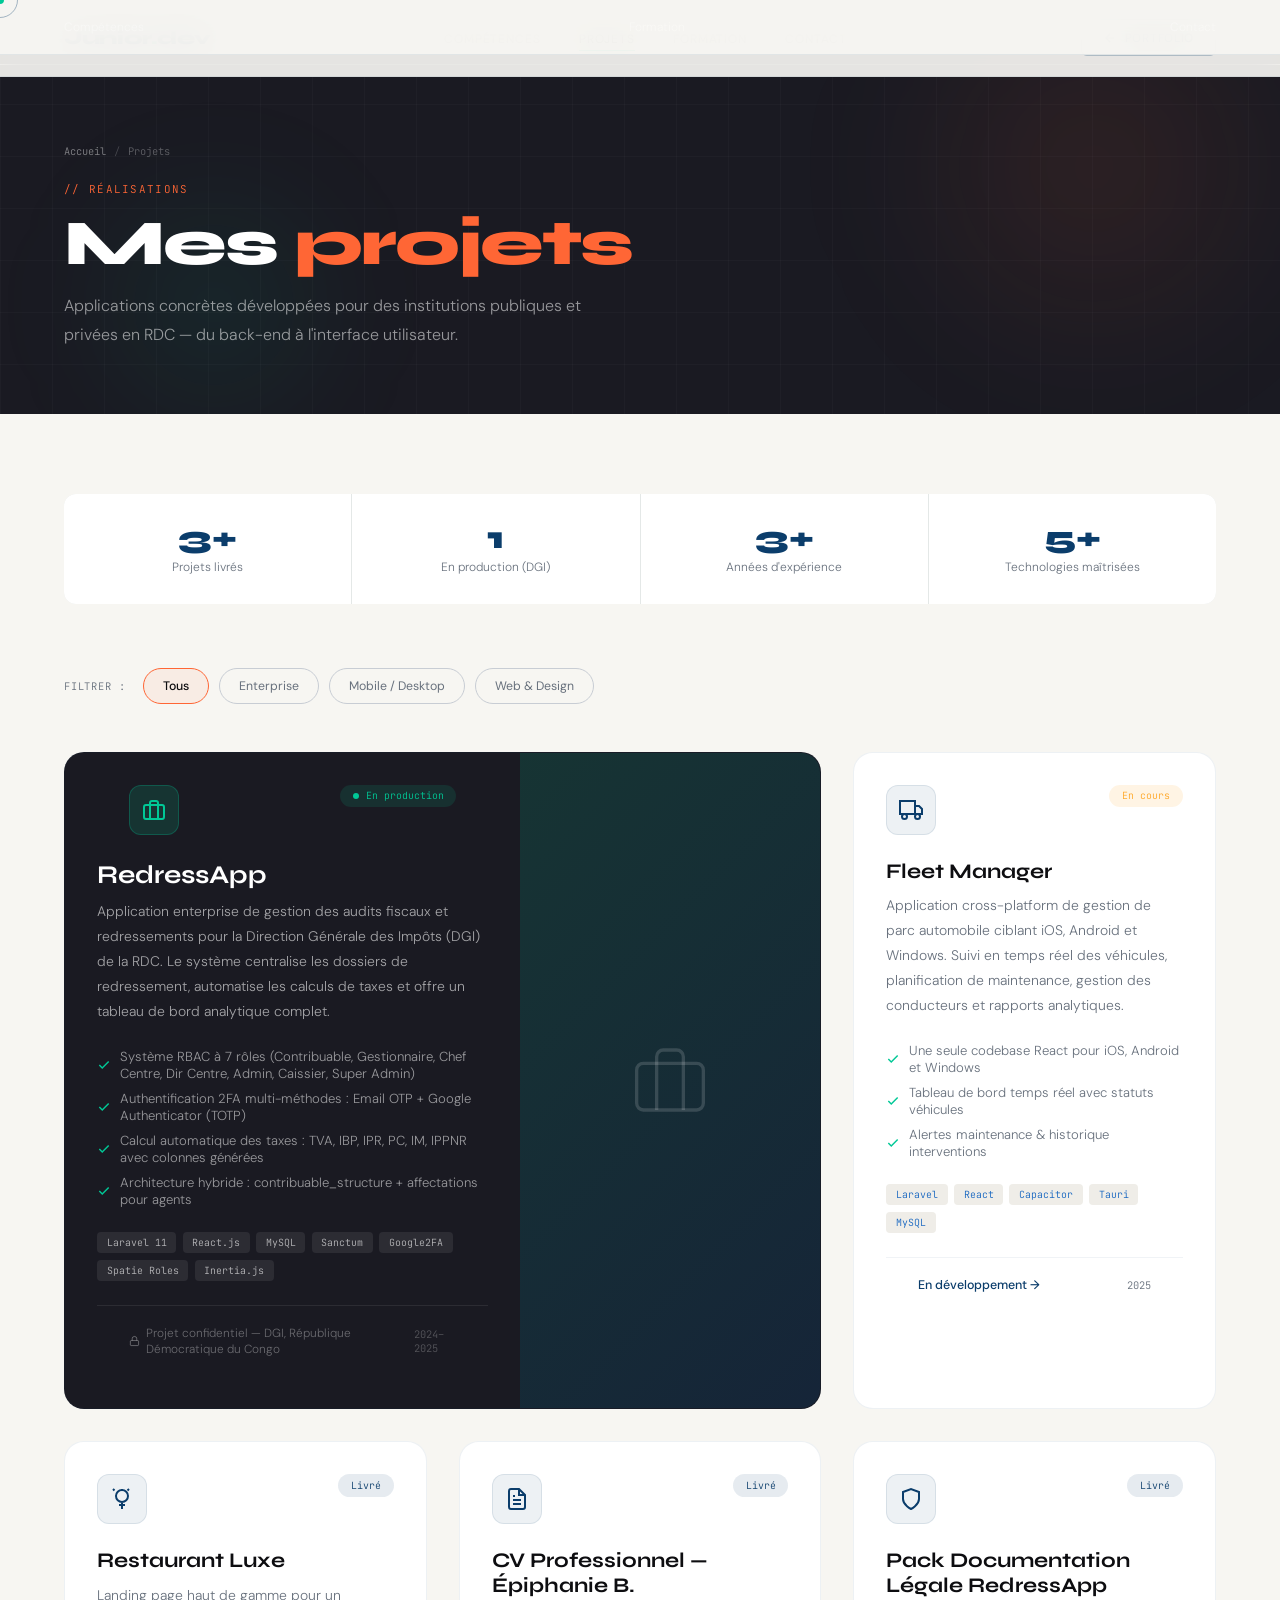
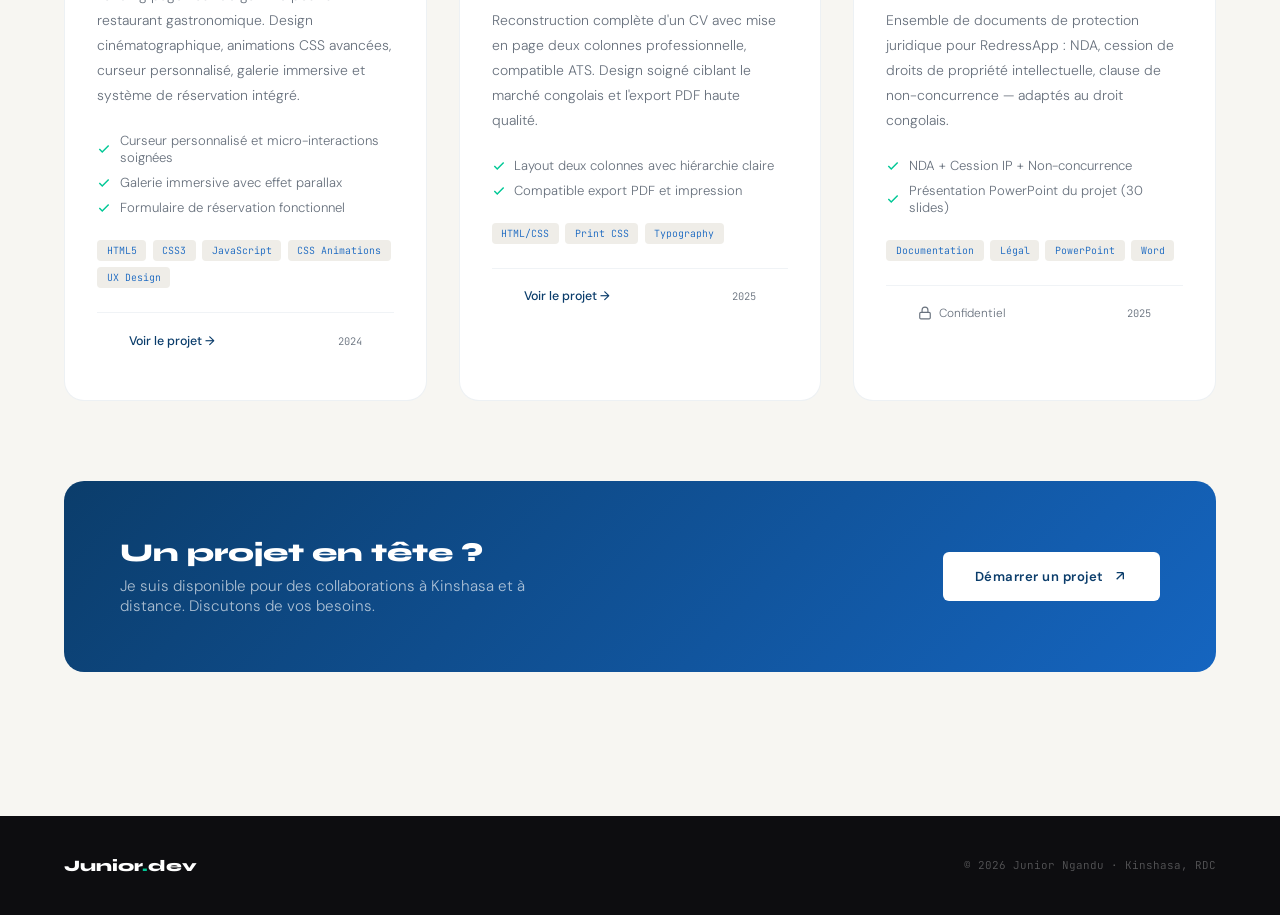
<file: projets.html>
<!DOCTYPE html>
<html lang="fr">
<head>
  <meta charset="UTF-8">
  <meta name="viewport" content="width=device-width, initial-scale=1.0">
  <title>Projets — Junior Ngandu</title>
  <link href="https://fonts.googleapis.com/css2?family=Syne:wght@400;500;600;700;800&family=DM+Sans:ital,opsz,wght@0,9..40,300;0,9..40,400;0,9..40,500;1,9..40,300&family=JetBrains+Mono:wght@300;400;500&display=swap" rel="stylesheet">
  <style>
    :root {
      --bg:#F7F6F2;--bg2:#EFEDE8;--bg3:#E6E3DC;
      --noir:#0D0D10;--noir2:#1A1A22;
      --bleu:#0B3D6B;--bleu-vif:#1565C0;--bleu-clair:#4A90D9;
      --accent:#00C896;--accent2:#FF6635;--violet:#7C5CBF;
      --gris:#68717D;--gris-clair:#C8CDD4;--blanc:#FFFFFF;
      --font-display:'Syne',sans-serif;
      --font-body:'DM Sans',sans-serif;
      --font-mono:'JetBrains Mono',monospace;
      --r-sm:6px;--r-md:12px;--r-lg:20px;
      --shadow-sm:0 2px 8px rgba(13,13,16,.06);
      --shadow-md:0 8px 24px rgba(13,13,16,.1);
      --shadow-lg:0 24px 48px rgba(13,13,16,.14);
    }
    *,*::before,*::after{margin:0;padding:0;box-sizing:border-box;}
    html{scroll-behavior:smooth;-webkit-font-smoothing:antialiased;}
    body{background:var(--bg);color:var(--noir);font-family:var(--font-body);font-weight:300;overflow-x:hidden;cursor:none;}
    a{text-decoration:none;}
    button{font-family:var(--font-body);}

    /* CURSOR */
    .cursor{position:fixed;pointer-events:none;z-index:9998;transform:translate(-50%,-50%);}
    .cursor-dot{width:8px;height:8px;background:var(--accent);border-radius:50%;transition:width .3s,height .3s,background .3s;}
    .cursor-ring{position:fixed;width:36px;height:36px;border:1.5px solid rgba(11,61,107,.35);border-radius:50%;pointer-events:none;z-index:9997;transform:translate(-50%,-50%);transition:width .3s,height .3s,border-color .3s;}
    body.cur-h .cursor-dot{width:14px;height:14px;background:var(--bleu);}
    body.cur-h .cursor-ring{width:52px;height:52px;border-color:var(--accent);}

    /* SCROLL PROGRESS */
    .scroll-progress{position:fixed;top:0;left:0;height:3px;width:0%;background:linear-gradient(90deg,var(--accent),var(--bleu-vif));z-index:9999;transition:width .1s;}

    /* NAV */
    nav{position:fixed;top:0;left:0;right:0;z-index:500;display:flex;justify-content:space-between;align-items:center;padding:1.2rem 5%;background:rgba(247,246,242,.92);backdrop-filter:blur(16px);border-bottom:1px solid rgba(11,61,107,.08);transition:box-shadow .3s;}
    nav.scrolled{box-shadow:0 4px 20px rgba(13,13,16,.07);}
    .nav-logo{font-family:var(--font-display);font-weight:800;font-size:1.15rem;color:var(--bleu);letter-spacing:-.02em;}
    .nav-logo span{color:var(--accent);}
    .nav-links{display:flex;gap:2.4rem;list-style:none;}
    .nav-links a{font-size:.75rem;font-weight:400;letter-spacing:.07em;text-transform:uppercase;color:var(--gris);transition:color .2s;position:relative;}
    .nav-links a::after{content:'';position:absolute;bottom:-4px;left:0;width:0;height:1.5px;background:var(--accent);transition:width .3s;}
    .nav-links a:hover,.nav-links a.active{color:var(--noir);}
    .nav-links a:hover::after,.nav-links a.active::after{width:100%;}
    .nav-right{display:flex;align-items:center;gap:1.2rem;}
    .nav-back{font-size:.74rem;font-weight:500;letter-spacing:.06em;text-transform:uppercase;color:var(--bleu);border:1.5px solid rgba(11,61,107,.25);padding:.6rem 1.3rem;border-radius:var(--r-sm);transition:all .25s;display:flex;align-items:center;gap:.5rem;}
    .nav-back:hover{background:var(--bleu);color:#fff;border-color:var(--bleu);}
    .hamburger{display:none;flex-direction:column;gap:5px;background:none;border:none;cursor:none;padding:4px;}
    .hamburger span{display:block;width:22px;height:2px;background:var(--noir);border-radius:2px;transition:all .3s;}
    .hamburger.open span:nth-child(1){transform:translateY(7px) rotate(45deg);}
    .hamburger.open span:nth-child(2){opacity:0;}
    .hamburger.open span:nth-child(3){transform:translateY(-7px) rotate(-45deg);}
    .mobile-menu{position:fixed;top:64px;left:0;right:0;background:rgba(247,246,242,.98);backdrop-filter:blur(16px);z-index:499;max-height:0;overflow:hidden;transition:max-height .4s;border-bottom:1px solid rgba(11,61,107,.08);}
    .mobile-menu.open{max-height:360px;}
    .mobile-menu ul{list-style:none;padding:1.5rem 5% 2rem;display:flex;flex-direction:column;gap:1.2rem;}
    .mobile-link{font-size:1.1rem;font-weight:600;color:var(--noir);font-family:var(--font-display);}

    /* PAGE HERO */
    .page-hero{min-height:44vh;display:flex;align-items:flex-end;padding:9rem 5% 4rem;position:relative;overflow:hidden;background:var(--noir2);}
    .page-hero-bg{position:absolute;inset:0;background-image:linear-gradient(rgba(255,255,255,.025) 1px,transparent 1px),linear-gradient(90deg,rgba(255,255,255,.025) 1px,transparent 1px);background-size:52px 52px;}
    .ph-orb1{position:absolute;width:500px;height:500px;top:-20%;right:-5%;background:radial-gradient(circle,rgba(255,102,53,.1) 0%,transparent 65%);border-radius:50%;filter:blur(60px);pointer-events:none;}
    .ph-orb2{position:absolute;width:300px;height:300px;bottom:-10%;left:5%;background:radial-gradient(circle,rgba(0,200,150,.12) 0%,transparent 65%);border-radius:50%;filter:blur(60px);pointer-events:none;}
    .page-hero-content{position:relative;}
    .page-breadcrumb{display:flex;align-items:center;gap:.5rem;font-family:var(--font-mono);font-size:.65rem;color:rgba(255,255,255,.3);margin-bottom:1.5rem;}
    .page-breadcrumb a{color:rgba(255,255,255,.45);transition:color .2s;}
    .page-breadcrumb a:hover{color:var(--accent);}
    .bc-sep{color:rgba(255,255,255,.2);}
    .page-eyebrow{font-family:var(--font-mono);font-size:.68rem;color:var(--accent2);letter-spacing:.12em;text-transform:uppercase;margin-bottom:1rem;}
    .page-title{font-family:var(--font-display);font-weight:800;font-size:clamp(2.6rem,5vw,4.5rem);color:#fff;letter-spacing:-.03em;line-height:1;margin-bottom:1rem;}
    .page-title em{font-style:normal;color:var(--accent2);}
    .page-subtitle{font-size:1rem;color:rgba(255,255,255,.55);max-width:520px;line-height:1.8;}

    /* MAIN */
    main{padding:5rem 5%;}

    /* FILTER */
    .filter-row{display:flex;flex-wrap:wrap;gap:.6rem;margin-bottom:3rem;align-items:center;}
    .filter-label{font-family:var(--font-mono);font-size:.65rem;color:var(--gris);letter-spacing:.08em;text-transform:uppercase;margin-right:.5rem;}
    .f-btn{padding:.55rem 1.2rem;border:1.5px solid var(--gris-clair);border-radius:100px;background:none;font-size:.77rem;color:var(--gris);cursor:none;transition:all .25s;font-family:var(--font-body);}
    .f-btn:hover{border-color:var(--bleu);color:var(--noir);}
    .f-btn.active{border-color:var(--accent2);background:rgba(255,102,53,.07);color:var(--noir);font-weight:500;}

    /* STATS ROW */
    .stats-row{display:grid;grid-template-columns:repeat(4,1fr);gap:1px;background:rgba(11,61,107,.08);border-radius:var(--r-md);overflow:hidden;margin-bottom:4rem;}
    .stat-box{background:var(--blanc);padding:1.8rem;text-align:center;}
    .stat-box-num{font-family:var(--font-display);font-weight:800;font-size:2rem;color:var(--bleu);line-height:1;}
    .stat-box-num span{color:var(--accent);}
    .stat-box-lbl{font-size:.75rem;color:var(--gris);margin-top:.3rem;}

    /* PROJECTS GRID */
    .projects-grid{display:grid;grid-template-columns:repeat(auto-fill,minmax(340px,1fr));gap:2rem;}

    /* PROJECT CARD */
    .pj-card{
      background:var(--blanc);
      border:1.5px solid rgba(11,61,107,.07);
      border-radius:var(--r-lg);
      overflow:hidden;
      transition:all .35s ease;
      display:flex;
      flex-direction:column;
    }
    .pj-card:hover{transform:translateY(-8px);box-shadow:var(--shadow-lg);border-color:rgba(11,61,107,.18);}
    .pj-card.pj-featured{
      grid-column:span 2;
      background:var(--noir2);
      flex-direction:row;
    }
    .pj-featured .pj-body{flex:1;}
    .pj-featured .pj-visual{
      width:300px;flex-shrink:0;
      background:linear-gradient(135deg,rgba(0,200,150,.15),rgba(11,61,107,.3));
      display:flex;align-items:center;justify-content:center;
    }
    .pj-visual-icon{width:80px;height:80px;color:rgba(255,255,255,.15);}

    /* card header */
    .pj-header{
      padding:2rem 2rem 0;
      display:flex;justify-content:space-between;align-items:flex-start;
      margin-bottom:1.5rem;
    }
    .pj-icon-bg{
      width:50px;height:50px;
      border-radius:var(--r-md);
      background:rgba(11,61,107,.07);
      border:1px solid rgba(11,61,107,.1);
      display:flex;align-items:center;justify-content:center;
      color:var(--bleu);
    }
    .pj-featured .pj-icon-bg{background:rgba(0,200,150,.15);border-color:rgba(0,200,150,.25);color:var(--accent);}

    .pj-status{font-family:var(--font-mono);font-size:.62rem;padding:.3rem .8rem;border-radius:100px;display:flex;align-items:center;gap:.4rem;}
    .s-live{background:rgba(0,200,150,.12);color:var(--accent);}
    .s-wip{background:rgba(255,167,38,.12);color:#FFA726;}
    .s-done{background:rgba(11,61,107,.1);color:var(--bleu);}
    .s-concept{background:rgba(124,92,191,.12);color:var(--violet);}
    .live-dot{width:6px;height:6px;background:var(--accent);border-radius:50%;animation:blink 1.8s ease infinite;}
    @keyframes blink{0%,100%{opacity:1}50%{opacity:.3}}

    /* card body */
    .pj-body{padding:0 2rem 2rem;}
    .pj-name{font-family:var(--font-display);font-weight:700;font-size:1.3rem;color:var(--noir);margin-bottom:.6rem;}
    .pj-featured .pj-name{color:#fff;font-size:1.6rem;}
    .pj-desc{font-size:.87rem;color:var(--gris);line-height:1.8;margin-bottom:1.5rem;}
    .pj-featured .pj-desc{color:rgba(255,255,255,.6);}

    /* highlights */
    .pj-highlights{display:flex;flex-direction:column;gap:.5rem;margin-bottom:1.5rem;}
    .pj-hl{display:flex;align-items:center;gap:.55rem;font-size:.82rem;color:var(--gris);}
    .pj-hl svg{color:var(--accent);flex-shrink:0;}
    .pj-featured .pj-hl{color:rgba(255,255,255,.55);}

    /* techs */
    .pj-techs{display:flex;flex-wrap:wrap;gap:.4rem;margin-bottom:1.5rem;}
    .pj-tech{font-family:var(--font-mono);font-size:.62rem;padding:.25rem .6rem;border-radius:4px;background:var(--bg2);color:var(--bleu-vif);}
    .pj-featured .pj-tech{background:rgba(255,255,255,.08);color:rgba(255,255,255,.65);}

    /* footer */
    .pj-footer{border-top:1px solid rgba(11,61,107,.06);padding:1.2rem 2rem;display:flex;align-items:center;justify-content:space-between;}
    .pj-featured .pj-footer{border-color:rgba(255,255,255,.08);}
    .pj-link{font-size:.78rem;font-weight:500;color:var(--bleu);transition:color .2s;display:flex;align-items:center;gap:.4rem;}
    .pj-link:hover{color:var(--accent);}
    .pj-featured .pj-link{color:rgba(255,255,255,.5);}
    .pj-confidential{display:flex;align-items:center;gap:.4rem;font-size:.74rem;color:rgba(255,255,255,.35);}
    .pj-year{font-family:var(--font-mono);font-size:.65rem;color:var(--gris);}
    .pj-featured .pj-year{color:rgba(255,255,255,.25);}

    .pj-card.hidden{display:none;}

    /* CTA SECTION */
    .cta-section{margin-top:5rem;background:linear-gradient(135deg,var(--bleu),var(--bleu-vif));border-radius:var(--r-lg);padding:3.5rem;display:flex;justify-content:space-between;align-items:center;gap:2rem;flex-wrap:wrap;}
    .cta-left h3{font-family:var(--font-display);font-weight:800;font-size:1.6rem;color:#fff;margin-bottom:.5rem;}
    .cta-left p{color:rgba(255,255,255,.65);font-size:.95rem;max-width:420px;}
    .cta-btn{display:flex;align-items:center;gap:.5rem;background:#fff;color:var(--bleu);padding:1rem 2rem;border-radius:var(--r-sm);font-size:.82rem;font-weight:600;letter-spacing:.04em;transition:all .25s;flex-shrink:0;}
    .cta-btn:hover{background:var(--accent);color:#fff;transform:translateY(-2px);}

    /* REVEAL */
    .reveal{opacity:0;transform:translateY(28px);transition:opacity .7s,transform .7s;}
    .reveal.visible{opacity:1;transform:translateY(0);}

    /* FOOTER */
    footer{background:var(--noir);padding:2.5rem 5%;display:flex;justify-content:space-between;align-items:center;flex-wrap:wrap;gap:1rem;margin-top:4rem;}
    .footer-logo{font-family:var(--font-display);font-weight:800;color:#fff;font-size:1rem;}
    .footer-logo span{color:var(--accent);}
    .footer-copy{font-family:var(--font-mono);font-size:.68rem;color:rgba(255,255,255,.3);}
    .footer-nav{display:flex;gap:1.5rem;}
    .footer-nav a{font-size:.75rem;color:rgba(255,255,255,.35);transition:color .2s;}
    .footer-nav a:hover{color:var(--accent);}

    @media(max-width:900px){
      .nav-links,.nav-back{display:none;}
      .hamburger{display:flex;}
      .pj-card.pj-featured{grid-column:span 1;flex-direction:column;}
      .pj-featured .pj-visual{display:none;}
      .stats-row{grid-template-columns:repeat(2,1fr);}
    }
    @media(max-width:600px){main{padding:4rem 5%;}.projects-grid{grid-template-columns:1fr;}.cta-section{padding:2rem;}}
  </style>
</head>
<body>

<div class="scroll-progress" id="scrollProgress"></div>
<div class="cursor" id="cursor"><div class="cursor-dot"></div></div>
<div class="cursor-ring" id="cursorRing"></div>

<!-- NAV -->
<nav id="navbar">
  <a href="index.html" class="nav-logo">Junior<span>.</span>dev</a>
  <ul class="nav-links">
    <li><a href="competences.html">Compétences</a></li>
    <li><a href="projets.html" class="active">Projets</a></li>
    <li><a href="enseignements.html">Formation</a></li>
    <li><a href="index.html#contact">Contact</a></li>
  </ul>
  <div class="nav-right">
    <a href="index.html" class="nav-back">
      <svg width="14" height="14" viewBox="0 0 24 24" fill="none" stroke="currentColor" stroke-width="2"><path d="M19 12H5M12 19l-7-7 7-7"/></svg>
      Portfolio
    </a>
    <button class="hamburger" id="hamburger"><span></span><span></span><span></span></button>
  </div>
</nav>
<div class="mobile-menu" id="mobileMenu">
  <ul>
    <li><a href="competences.html" class="mobile-link">Compétences</a></li>
    <li><a href="projets.html" class="mobile-link">Projets</a></li>
    <li><a href="enseignements.html" class="mobile-link">Formation</a></li>
    <li><a href="index.html" class="mobile-link">← Portfolio</a></li>
  </ul>
</div>

<!-- PAGE HERO -->
<section class="page-hero">
  <div class="page-hero-bg"></div>
  <div class="ph-orb1"></div>
  <div class="ph-orb2"></div>
  <div class="page-hero-content">
    <div class="page-breadcrumb">
      <a href="index.html">Accueil</a>
      <span class="bc-sep">/</span>
      <span>Projets</span>
    </div>
    <div class="page-eyebrow">// Réalisations</div>
    <h1 class="page-title">Mes <em>projets</em></h1>
    <p class="page-subtitle">Applications concrètes développées pour des institutions publiques et privées en RDC — du back-end à l'interface utilisateur.</p>
  </div>
</section>

<main>

  <!-- STATS -->
  <div class="stats-row reveal">
    <div class="stat-box">
      <div class="stat-box-num">3<span>+</span></div>
      <div class="stat-box-lbl">Projets livrés</div>
    </div>
    <div class="stat-box">
      <div class="stat-box-num">1</div>
      <div class="stat-box-lbl">En production (DGI)</div>
    </div>
    <div class="stat-box">
      <div class="stat-box-num">3<span>+</span></div>
      <div class="stat-box-lbl">Années d'expérience</div>
    </div>
    <div class="stat-box">
      <div class="stat-box-num">5<span>+</span></div>
      <div class="stat-box-lbl">Technologies maîtrisées</div>
    </div>
  </div>

  <!-- FILTER -->
  <div class="filter-row reveal">
    <span class="filter-label">Filtrer :</span>
    <button class="f-btn active" data-filter="all">Tous</button>
    <button class="f-btn" data-filter="enterprise">Enterprise</button>
    <button class="f-btn" data-filter="mobile">Mobile / Desktop</button>
    <button class="f-btn" data-filter="web">Web & Design</button>
  </div>

  <!-- PROJECTS -->
  <div class="projects-grid reveal">

    <!-- REDRESSAPP — FEATURED -->
    <div class="pj-card pj-featured" data-cat="enterprise">
      <div class="pj-body">
        <div class="pj-header">
          <div class="pj-icon-bg">
            <svg width="24" height="24" viewBox="0 0 24 24" fill="none" stroke="currentColor" stroke-width="2"><rect x="2" y="7" width="20" height="14" rx="2"/><path d="M16 21V5a2 2 0 0 0-2-2h-4a2 2 0 0 0-2 2v16"/></svg>
          </div>
          <span class="pj-status s-live"><span class="live-dot"></span>En production</span>
        </div>
        <div class="pj-name">RedressApp</div>
        <p class="pj-desc">Application enterprise de gestion des audits fiscaux et redressements pour la Direction Générale des Impôts (DGI) de la RDC. Le système centralise les dossiers de redressement, automatise les calculs de taxes et offre un tableau de bord analytique complet.</p>
        <div class="pj-highlights">
          <div class="pj-hl">
            <svg width="14" height="14" viewBox="0 0 24 24" fill="none" stroke="currentColor" stroke-width="2.5"><polyline points="20 6 9 17 4 12"/></svg>
            Système RBAC à 7 rôles (Contribuable, Gestionnaire, Chef Centre, Dir Centre, Admin, Caissier, Super Admin)
          </div>
          <div class="pj-hl">
            <svg width="14" height="14" viewBox="0 0 24 24" fill="none" stroke="currentColor" stroke-width="2.5"><polyline points="20 6 9 17 4 12"/></svg>
            Authentification 2FA multi-méthodes : Email OTP + Google Authenticator (TOTP)
          </div>
          <div class="pj-hl">
            <svg width="14" height="14" viewBox="0 0 24 24" fill="none" stroke="currentColor" stroke-width="2.5"><polyline points="20 6 9 17 4 12"/></svg>
            Calcul automatique des taxes : TVA, IBP, IPR, PC, IM, IPPNR avec colonnes générées
          </div>
          <div class="pj-hl">
            <svg width="14" height="14" viewBox="0 0 24 24" fill="none" stroke="currentColor" stroke-width="2.5"><polyline points="20 6 9 17 4 12"/></svg>
            Architecture hybride : contribuable_structure + affectations pour agents
          </div>
        </div>
        <div class="pj-techs">
          <span class="pj-tech">Laravel 11</span>
          <span class="pj-tech">React.js</span>
          <span class="pj-tech">MySQL</span>
          <span class="pj-tech">Sanctum</span>
          <span class="pj-tech">Google2FA</span>
          <span class="pj-tech">Spatie Roles</span>
          <span class="pj-tech">Inertia.js</span>
        </div>
        <div class="pj-footer">
          <div class="pj-confidential">
            <svg width="14" height="14" viewBox="0 0 24 24" fill="none" stroke="currentColor" stroke-width="2"><rect x="3" y="11" width="18" height="11" rx="2"/><path d="M7 11V7a5 5 0 0 1 10 0v4"/></svg>
            Projet confidentiel — DGI, République Démocratique du Congo
          </div>
          <span class="pj-year">2024–2025</span>
        </div>
      </div>
      <div class="pj-visual">
        <svg class="pj-visual-icon" viewBox="0 0 24 24" fill="none" stroke="currentColor" stroke-width="1"><rect x="2" y="7" width="20" height="14" rx="2"/><path d="M16 21V5a2 2 0 0 0-2-2h-4a2 2 0 0 0-2 2v16"/></svg>
      </div>
    </div>

    <!-- FLEET MANAGER -->
    <div class="pj-card" data-cat="mobile">
      <div class="pj-header">
        <div class="pj-icon-bg">
          <svg width="24" height="24" viewBox="0 0 24 24" fill="none" stroke="currentColor" stroke-width="2"><rect x="1" y="3" width="15" height="13"/><polygon points="16 8 20 8 23 11 23 16 16 16 16 8"/><circle cx="5.5" cy="18.5" r="2.5"/><circle cx="18.5" cy="18.5" r="2.5"/></svg>
        </div>
        <span class="pj-status s-wip">En cours</span>
      </div>
      <div class="pj-body">
        <div class="pj-name">Fleet Manager</div>
        <p class="pj-desc">Application cross-platform de gestion de parc automobile ciblant iOS, Android et Windows. Suivi en temps réel des véhicules, planification de maintenance, gestion des conducteurs et rapports analytiques.</p>
        <div class="pj-highlights">
          <div class="pj-hl">
            <svg width="14" height="14" viewBox="0 0 24 24" fill="none" stroke="currentColor" stroke-width="2.5"><polyline points="20 6 9 17 4 12"/></svg>
            Une seule codebase React pour iOS, Android et Windows
          </div>
          <div class="pj-hl">
            <svg width="14" height="14" viewBox="0 0 24 24" fill="none" stroke="currentColor" stroke-width="2.5"><polyline points="20 6 9 17 4 12"/></svg>
            Tableau de bord temps réel avec statuts véhicules
          </div>
          <div class="pj-hl">
            <svg width="14" height="14" viewBox="0 0 24 24" fill="none" stroke="currentColor" stroke-width="2.5"><polyline points="20 6 9 17 4 12"/></svg>
            Alertes maintenance & historique interventions
          </div>
        </div>
        <div class="pj-techs">
          <span class="pj-tech">Laravel</span>
          <span class="pj-tech">React</span>
          <span class="pj-tech">Capacitor</span>
          <span class="pj-tech">Tauri</span>
          <span class="pj-tech">MySQL</span>
        </div>
        <div class="pj-footer">
          <a href="#" class="pj-link">En développement →</a>
          <span class="pj-year">2025</span>
        </div>
      </div>
    </div>

    <!-- RESTAURANT LUXE -->
    <div class="pj-card" data-cat="web">
      <div class="pj-header">
        <div class="pj-icon-bg">
          <svg width="24" height="24" viewBox="0 0 24 24" fill="none" stroke="currentColor" stroke-width="2"><path d="M3 2l1.5 1.5M19 2l-1.5 1.5M12 2v2M12 15c-3.31 0-6-2.69-6-6s2.69-6 6-6 6 2.69 6 6-2.69 6-6 6zM12 15v7M9 18h6"/></svg>
        </div>
        <span class="pj-status s-done">Livré</span>
      </div>
      <div class="pj-body">
        <div class="pj-name">Restaurant Luxe</div>
        <p class="pj-desc">Landing page haut de gamme pour un restaurant gastronomique. Design cinématographique, animations CSS avancées, curseur personnalisé, galerie immersive et système de réservation intégré.</p>
        <div class="pj-highlights">
          <div class="pj-hl">
            <svg width="14" height="14" viewBox="0 0 24 24" fill="none" stroke="currentColor" stroke-width="2.5"><polyline points="20 6 9 17 4 12"/></svg>
            Curseur personnalisé et micro-interactions soignées
          </div>
          <div class="pj-hl">
            <svg width="14" height="14" viewBox="0 0 24 24" fill="none" stroke="currentColor" stroke-width="2.5"><polyline points="20 6 9 17 4 12"/></svg>
            Galerie immersive avec effet parallax
          </div>
          <div class="pj-hl">
            <svg width="14" height="14" viewBox="0 0 24 24" fill="none" stroke="currentColor" stroke-width="2.5"><polyline points="20 6 9 17 4 12"/></svg>
            Formulaire de réservation fonctionnel
          </div>
        </div>
        <div class="pj-techs">
          <span class="pj-tech">HTML5</span>
          <span class="pj-tech">CSS3</span>
          <span class="pj-tech">JavaScript</span>
          <span class="pj-tech">CSS Animations</span>
          <span class="pj-tech">UX Design</span>
        </div>
        <div class="pj-footer">
          <a href="#" class="pj-link">Voir le projet →</a>
          <span class="pj-year">2024</span>
        </div>
      </div>
    </div>

    <!-- CV ÉPIPHANIE -->
    <div class="pj-card" data-cat="web">
      <div class="pj-header">
        <div class="pj-icon-bg">
          <svg width="24" height="24" viewBox="0 0 24 24" fill="none" stroke="currentColor" stroke-width="2"><path d="M14 2H6a2 2 0 0 0-2 2v16a2 2 0 0 0 2 2h12a2 2 0 0 0 2-2V8z"/><polyline points="14 2 14 8 20 8"/><line x1="16" y1="13" x2="8" y2="13"/><line x1="16" y1="17" x2="8" y2="17"/><polyline points="10 9 9 9 8 9"/></svg>
        </div>
        <span class="pj-status s-done">Livré</span>
      </div>
      <div class="pj-body">
        <div class="pj-name">CV Professionnel — Épiphanie B.</div>
        <p class="pj-desc">Reconstruction complète d'un CV avec mise en page deux colonnes professionnelle, compatible ATS. Design soigné ciblant le marché congolais et l'export PDF haute qualité.</p>
        <div class="pj-highlights">
          <div class="pj-hl">
            <svg width="14" height="14" viewBox="0 0 24 24" fill="none" stroke="currentColor" stroke-width="2.5"><polyline points="20 6 9 17 4 12"/></svg>
            Layout deux colonnes avec hiérarchie claire
          </div>
          <div class="pj-hl">
            <svg width="14" height="14" viewBox="0 0 24 24" fill="none" stroke="currentColor" stroke-width="2.5"><polyline points="20 6 9 17 4 12"/></svg>
            Compatible export PDF et impression
          </div>
        </div>
        <div class="pj-techs">
          <span class="pj-tech">HTML/CSS</span>
          <span class="pj-tech">Print CSS</span>
          <span class="pj-tech">Typography</span>
        </div>
        <div class="pj-footer">
          <a href="#" class="pj-link">Voir le projet →</a>
          <span class="pj-year">2025</span>
        </div>
      </div>
    </div>

    <!-- REDRESSAPP DOCS -->
    <div class="pj-card" data-cat="enterprise">
      <div class="pj-header">
        <div class="pj-icon-bg">
          <svg width="24" height="24" viewBox="0 0 24 24" fill="none" stroke="currentColor" stroke-width="2"><path d="M12 22s8-4 8-10V5l-8-3-8 3v7c0 6 8 10 8 10z"/></svg>
        </div>
        <span class="pj-status s-done">Livré</span>
      </div>
      <div class="pj-body">
        <div class="pj-name">Pack Documentation Légale RedressApp</div>
        <p class="pj-desc">Ensemble de documents de protection juridique pour RedressApp : NDA, cession de droits de propriété intellectuelle, clause de non-concurrence — adaptés au droit congolais.</p>
        <div class="pj-highlights">
          <div class="pj-hl">
            <svg width="14" height="14" viewBox="0 0 24 24" fill="none" stroke="currentColor" stroke-width="2.5"><polyline points="20 6 9 17 4 12"/></svg>
            NDA + Cession IP + Non-concurrence
          </div>
          <div class="pj-hl">
            <svg width="14" height="14" viewBox="0 0 24 24" fill="none" stroke="currentColor" stroke-width="2.5"><polyline points="20 6 9 17 4 12"/></svg>
            Présentation PowerPoint du projet (30 slides)
          </div>
        </div>
        <div class="pj-techs">
          <span class="pj-tech">Documentation</span>
          <span class="pj-tech">Légal</span>
          <span class="pj-tech">PowerPoint</span>
          <span class="pj-tech">Word</span>
        </div>
        <div class="pj-footer">
          <span class="pj-confidential" style="color:var(--gris);">
            <svg width="14" height="14" viewBox="0 0 24 24" fill="none" stroke="currentColor" stroke-width="2"><rect x="3" y="11" width="18" height="11" rx="2"/><path d="M7 11V7a5 5 0 0 1 10 0v4"/></svg>
            Confidentiel
          </span>
          <span class="pj-year">2025</span>
        </div>
      </div>
    </div>

  </div>

  <!-- CTA -->
  <div class="cta-section reveal">
    <div class="cta-left">
      <h3>Un projet en tête ?</h3>
      <p>Je suis disponible pour des collaborations à Kinshasa et à distance. Discutons de vos besoins.</p>
    </div>
    <a href="index.html#contact" class="cta-btn">
      Démarrer un projet
      <svg width="16" height="16" viewBox="0 0 24 24" fill="none" stroke="currentColor" stroke-width="2"><path d="M7 17L17 7M17 7H7M17 7v10"/></svg>
    </a>
  </div>

</main>

<footer>
  <div class="footer-logo">Junior<span>.</span>dev</div>
  <p class="footer-copy">© 2026 Junior Ngandu · Kinshasa, RDC</p>
  <nav class="footer-nav">
    <a href="competences.html">Compétences</a>
    <a href="enseignements.html">Formation</a>
    <a href="index.html#contact">Contact</a>
  </nav>
</footer>

<script>
const cur=document.getElementById('cursor'),ring=document.getElementById('cursorRing');
let mx=0,my=0,rx=0,ry=0;
document.addEventListener('mousemove',e=>{mx=e.clientX;my=e.clientY;if(cur){cur.style.left=mx+'px';cur.style.top=my+'px';}},{passive:true});
(function loop(){rx+=(mx-rx)*.12;ry+=(my-ry)*.12;if(ring){ring.style.left=rx+'px';ring.style.top=ry+'px';}requestAnimationFrame(loop);})();
document.querySelectorAll('a,button').forEach(el=>{el.addEventListener('mouseenter',()=>document.body.classList.add('cur-h'));el.addEventListener('mouseleave',()=>document.body.classList.remove('cur-h'));});

const pb=document.getElementById('scrollProgress');
window.addEventListener('scroll',()=>{const s=(window.scrollY/(document.body.scrollHeight-window.innerHeight))*100;if(pb)pb.style.width=s+'%';},{passive:true});

const nav=document.getElementById('navbar');
window.addEventListener('scroll',()=>{if(nav)nav.classList.toggle('scrolled',window.scrollY>50);},{passive:true});

const hbg=document.getElementById('hamburger'),mmenu=document.getElementById('mobileMenu');
if(hbg&&mmenu){hbg.addEventListener('click',()=>{hbg.classList.toggle('open');mmenu.classList.toggle('open');});document.querySelectorAll('.mobile-link').forEach(l=>l.addEventListener('click',()=>{hbg.classList.remove('open');mmenu.classList.remove('open');}));}

const obs=new IntersectionObserver(entries=>{entries.forEach(e=>{if(e.isIntersecting){e.target.classList.add('visible');obs.unobserve(e.target);}});},{threshold:.08});
document.querySelectorAll('.reveal').forEach(el=>obs.observe(el));

// Filter
document.querySelectorAll('.f-btn').forEach(btn=>{
  btn.addEventListener('click',()=>{
    document.querySelectorAll('.f-btn').forEach(b=>b.classList.remove('active'));
    btn.classList.add('active');
    const f=btn.dataset.filter;
    document.querySelectorAll('.pj-card').forEach(card=>{
      const match = f==='all' || card.dataset.cat===f;
      card.classList.toggle('hidden',!match);
      if(card.classList.contains('pj-featured') && f==='all'){card.style.gridColumn='span 2';}
      else if(card.classList.contains('pj-featured')){card.style.gridColumn='';}
    });
  });
});

// Counter
function animVal(el,end,dur=1000){const raw=el.textContent,suf=raw.replace(/[\d]/g,'');const s=performance.now();(function u(n){const p=Math.min((n-s)/dur,1),ease=1-Math.pow(1-p,3);el.textContent=Math.floor(end*ease)+suf;if(p<1)requestAnimationFrame(u);})(performance.now());}
const cobs=new IntersectionObserver(entries=>{entries.forEach(e=>{if(e.isIntersecting){e.target.querySelectorAll('.stat-box-num').forEach(el=>{const m=el.textContent.match(/\d+/);if(m)animVal(el,parseInt(m[0]));});cobs.unobserve(e.target);}});},{threshold:.5});
document.querySelectorAll('.stats-row').forEach(el=>cobs.observe(el));
</script>
</body>
</html>
</file>
<file: style.css>
/* ──────────────────────────────────────────────
   VARIABLES & RESET
───────────────────────────────────────────── */
@import url('https://fonts.googleapis.com/css2?family=Syne:wght@400;500;600;700;800&family=DM+Sans:ital,opsz,wght@0,9..40,300;0,9..40,400;0,9..40,500;1,9..40,300&family=JetBrains+Mono:wght@300;400;500&display=swap');

:root {
  /* Colors */
  --bg:         #F7F6F2;
  --bg2:        #EFEDE8;
  --bg3:        #E6E3DC;
  --noir:       #0D0D10;
  --noir2:      #1A1A22;
  --bleu:       #0B3D6B;
  --bleu-vif:   #1565C0;
  --bleu-clair: #4A90D9;
  --accent:     #00C896;
  --accent2:    #FF6635;
  --violet:     #7C5CBF;
  --gris:       #68717D;
  --gris-clair: #C8CDD4;
  --blanc:      #FFFFFF;

  /* Type */
  --font-display: 'Syne', sans-serif;
  --font-body:    'DM Sans', sans-serif;
  --font-mono:    'JetBrains Mono', monospace;

  /* Radii */
  --r-sm: 6px;
  --r-md: 12px;
  --r-lg: 20px;

  /* Shadows */
  --shadow-sm:  0 2px 8px rgba(13,13,16,.06);
  --shadow-md:  0 8px 24px rgba(13,13,16,.1);
  --shadow-lg:  0 24px 48px rgba(13,13,16,.14);
  --shadow-xl:  0 32px 64px rgba(13,13,16,.18);
}

*, *::before, *::after { margin:0; padding:0; box-sizing:border-box; }

html {
  scroll-behavior: smooth;
  -webkit-font-smoothing: antialiased;
}

body {
  background: var(--bg);
  color: var(--noir);
  font-family: var(--font-body);
  font-weight: 300;
  overflow-x: hidden;
  cursor: none;
}

img { display:block; max-width:100%; }
a { text-decoration: none; }
button { font-family: var(--font-body); }

/* ──────────────────────────────────────────────
   SCROLL PROGRESS
───────────────────────────────────────────── */
.scroll-progress {
  position: fixed;
  top: 0; left: 0;
  height: 3px;
  width: 0%;
  background: linear-gradient(90deg, var(--accent), var(--bleu-vif));
  z-index: 9999;
  transition: width .1s linear;
}

/* ──────────────────────────────────────────────
   CUSTOM CURSOR
───────────────────────────────────────────── */
.cursor {
  position: fixed;
  pointer-events: none;
  z-index: 9998;
  transform: translate(-50%, -50%);
  transition: transform .1s ease;
}
.cursor-dot {
  width: 8px; height: 8px;
  background: var(--accent);
  border-radius: 50%;
  transition: width .3s, height .3s, background .3s, opacity .3s;
}
.cursor-ring {
  position: fixed;
  width: 36px; height: 36px;
  border: 1.5px solid rgba(11,61,107,.35);
  border-radius: 50%;
  pointer-events: none;
  z-index: 9997;
  transform: translate(-50%, -50%);
  transition: width .3s ease, height .3s ease, border-color .3s ease, opacity .4s ease;
}
body.cursor-hover .cursor-dot { width: 14px; height: 14px; background: var(--bleu); }
body.cursor-hover .cursor-ring { width: 52px; height: 52px; border-color: var(--accent); opacity: .6; }

/* ──────────────────────────────────────────────
   NAVIGATION
───────────────────────────────────────────── */
nav {
  position: fixed;
  top: 0; left: 0; right: 0;
  z-index: 10000;
  display: flex;
  justify-content: space-between;
  align-items: center;
  padding: 1.2rem 5%;
  background: rgba(247,246,242,.9);
  -webkit-backdrop-filter: blur(16px);
  backdrop-filter: blur(16px);
  border-bottom: 1px solid rgba(11,61,107,.08);
  transition: background .3s, box-shadow .3s;
}
nav.scrolled {
  background: rgba(247,246,242,.98);
  box-shadow: 0 4px 20px rgba(13,13,16,.07);
}

.nav-logo {
  font-family: var(--font-display);
  font-weight: 800;
  font-size: 1.15rem;
  color: var(--bleu);
  letter-spacing: -.02em;
}
.logo-dot { color: var(--accent); }

.nav-links {
  display: flex;
  gap: 2.4rem;
  list-style: none;
}
.nav-links a {
  font-size: .75rem;
  font-weight: 400;
  letter-spacing: .07em;
  text-transform: uppercase;
  color: var(--gris);
  transition: color .2s;
  position: relative;
}
.nav-links a::after {
  content: '';
  position: absolute;
  bottom: -4px; left: 0;
  width: 0; height: 1.5px;
  background: var(--accent);
  transition: width .3s ease;
}
.nav-links a:hover { color: var(--noir); }
.nav-links a:hover::after { width: 100%; }

.nav-right {
  display: flex;
  align-items: center;
  gap: 1.5rem;
}

.nav-status {
  display: flex;
  align-items: center;
  gap: .45rem;
  font-family: var(--font-mono);
  font-size: .68rem;
  color: var(--accent);
  background: rgba(0,200,150,.1);
  padding: .35rem .8rem;
  border-radius: 100px;
  border: 1px solid rgba(0,200,150,.25);
}
.status-dot {
  width: 7px; height: 7px;
  background: var(--accent);
  border-radius: 50%;
  animation: pulse 2s infinite;
}
@keyframes pulse {
  0%, 100% { opacity: 1; transform: scale(1); }
  50% { opacity: .45; transform: scale(.7); }
}

.nav-btn {
  font-size: .74rem;
  font-weight: 500;
  letter-spacing: .06em;
  text-transform: uppercase;
  color: #fff;
  background: var(--bleu);
  padding: .65rem 1.4rem;
  border-radius: var(--r-sm);
  transition: background .25s, transform .2s, box-shadow .25s;
}
.nav-btn:hover {
  background: var(--bleu-vif);
  transform: translateY(-1px);
  box-shadow: 0 4px 16px rgba(11,61,107,.22);
}

/* Hamburger */
.hamburger {
  display: none;
  flex-direction: column;
  gap: 5px;
  background: none;
  border: none;
  cursor: none;
  padding: 4px;
}
.hamburger span {
  display: block;
  width: 22px; height: 2px;
  background: var(--noir);
  border-radius: 2px;
  transition: all .3s ease;
}
.hamburger.open span:nth-child(1) { transform: translateY(7px) rotate(45deg); }
.hamburger.open span:nth-child(2) { opacity: 0; }
.hamburger.open span:nth-child(3) { transform: translateY(-7px) rotate(-45deg); }

/* Mobile menu */
.mobile-menu {
  position: fixed;
  top: 64px; left: 0; right: 0;
  background: rgba(247,246,242,.98);
  -webkit-backdrop-filter: blur(16px);
  backdrop-filter: blur(16px);
  z-index: 9999;
  max-height: 0;
  overflow: hidden;
  transition: max-height .4s ease;
  border-bottom: 1px solid rgba(11,61,107,.08);
}
.mobile-menu.open { max-height: 360px; }
.mobile-menu ul { list-style: none; padding: 1.5rem 5% 2rem; display: flex; flex-direction: column; gap: 1.2rem; }
.mobile-link {
  font-size: 1.1rem;
  font-weight: 600;
  color: var(--noir);
  font-family: var(--font-display);
}

/* ──────────────────────────────────────────────
   HERO
───────────────────────────────────────────── */
.hero {
  min-height: 100vh;
  display: flex;
  align-items: center;
  padding: 8rem 5% 6rem;
  position: relative;
  overflow: hidden;
}

/* Background elements */
.hero-noise {
  position: absolute; inset: 0;
  background-image: url("data:image/svg+xml,%3Csvg viewBox='0 0 256 256' xmlns='http://www.w3.org/2000/svg'%3E%3Cfilter id='noise'%3E%3CfeTurbulence type='fractalNoise' baseFrequency='0.9' numOctaves='4' stitchTiles='stitch'/%3E%3C/filter%3E%3Crect width='100%25' height='100%25' filter='url(%23noise)' opacity='0.03'/%3E%3C/svg%3E");
  pointer-events: none; opacity: .5;
}
.hero-grid {
  position: absolute; inset: 0;
  background-image:
    linear-gradient(rgba(11,61,107,.035) 1px, transparent 1px),
    linear-gradient(90deg, rgba(11,61,107,.035) 1px, transparent 1px);
  background-size: 52px 52px;
  pointer-events: none;
}
.hero-orb {
  position: absolute;
  border-radius: 50%;
  pointer-events: none;
  filter: blur(80px);
}
.hero-orb-1 {
  width: 600px; height: 600px;
  top: -15%; right: -5%;
  background: radial-gradient(circle, rgba(0,200,150,.1) 0%, transparent 65%);
}
.hero-orb-2 {
  width: 400px; height: 400px;
  bottom: 0; left: 5%;
  background: radial-gradient(circle, rgba(11,61,107,.08) 0%, transparent 65%);
}
.hero-orb-3 {
  width: 300px; height: 300px;
  top: 30%; left: 40%;
  background: radial-gradient(circle, rgba(255,102,53,.06) 0%, transparent 65%);
}

.hero-content {
  position: relative;
  width: 100%;
  display: grid;
  grid-template-columns: 1fr 1fr;
  gap: 6rem;
  align-items: center;
}

/* Left */
.hero-left { position: relative; }

.hero-badge {
  display: inline-flex;
  align-items: center;
  gap: .5rem;
  background: rgba(0,200,150,.09);
  border: 1px solid rgba(0,200,150,.28);
  padding: .45rem 1rem;
  border-radius: 100px;
  font-family: var(--font-mono);
  font-size: .68rem;
  color: var(--accent);
  margin-bottom: 2.2rem;
  animation: fadeUp .7s ease both;
}
.badge-pulse {
  width: 7px; height: 7px;
  background: var(--accent);
  border-radius: 50%;
  animation: pulse 2s infinite;
}

.hero-name {
  font-family: var(--font-display);
  font-size: clamp(3.2rem, 6.5vw, 6rem);
  font-weight: 800;
  line-height: .95;
  letter-spacing: -.035em;
  color: var(--noir);
  margin-bottom: 1.6rem;
}
.hero-name em {
  font-style: normal;
  color: var(--bleu);
  position: relative;
}
.hero-name em::after {
  content: '';
  position: absolute;
  bottom: 4px; left: 0; right: 0;
  height: 6px;
  background: rgba(0,200,150,.25);
  z-index: -1;
  border-radius: 2px;
}
.name-line { display: block; }
.name-line-1 { animation: fadeUp .7s .1s ease both; }
.name-line-2 { animation: fadeUp .7s .2s ease both; }

.hero-roles {
  display: flex;
  align-items: center;
  gap: .8rem;
  margin-bottom: 2rem;
  animation: fadeUp .7s .3s ease both;
  flex-wrap: wrap;
}
.role-pill {
  display: inline-flex;
  align-items: center;
  gap: .4rem;
  font-family: var(--font-mono);
  font-size: .75rem;
  padding: .4rem .9rem;
  border-radius: var(--r-sm);
}
.role-dev { background: rgba(11,61,107,.08); color: var(--bleu); }
.role-form { background: rgba(255,102,53,.1); color: var(--accent2); }
.role-sep { font-size: 1rem; color: var(--gris-clair); font-weight: 300; }

.hero-desc {
  font-size: 1rem;
  line-height: 1.9;
  color: var(--gris);
  max-width: 500px;
  margin-bottom: 2.5rem;
  animation: fadeUp .7s .4s ease both;
}

.hero-actions {
  display: flex;
  gap: 1rem;
  margin-bottom: 3rem;
  animation: fadeUp .7s .5s ease both;
}

.btn-primary {
  display: inline-flex; align-items: center; gap: .5rem;
  background: var(--bleu); color: #fff;
  padding: .85rem 1.8rem;
  font-size: .78rem; font-weight: 500;
  letter-spacing: .06em; text-transform: uppercase;
  border-radius: var(--r-sm);
  transition: background .25s, transform .2s, box-shadow .25s;
}
.btn-primary:hover {
  background: var(--bleu-vif);
  transform: translateY(-2px);
  box-shadow: 0 8px 24px rgba(11,61,107,.22);
}
.btn-ghost {
  display: inline-flex; align-items: center;
  background: transparent; color: var(--bleu);
  border: 1.5px solid rgba(11,61,107,.3);
  padding: .85rem 1.8rem;
  font-size: .78rem; font-weight: 500;
  letter-spacing: .06em; text-transform: uppercase;
  border-radius: var(--r-sm);
  transition: all .25s;
}
.btn-ghost:hover {
  background: var(--bleu);
  color: #fff;
  border-color: var(--bleu);
}

.hero-stats {
  display: flex;
  align-items: center;
  gap: 2rem;
  padding-top: 2rem;
  border-top: 1px solid rgba(11,61,107,.1);
  animation: fadeUp .7s .6s ease both;
}
.stat-num {
  font-family: var(--font-display);
  font-weight: 800;
  font-size: 1.9rem;
  color: var(--bleu);
  line-height: 1;
}
.stat-num span { color: var(--accent); }
.stat-lbl { font-size: .72rem; color: var(--gris); margin-top: .25rem; letter-spacing: .03em; }
.stat-divider { width: 1px; height: 40px; background: rgba(11,61,107,.12); }

/* Right – Avatar */
.hero-right {
  display: flex;
  justify-content: center;
  animation: fadeLeft .8s .3s ease both;
}

.avatar-wrap {
  position: relative;
  width: 440px; max-width: 100%;
}
.avatar-glow {
  position: absolute;
  inset: -30px;
  background: radial-gradient(ellipse, rgba(0,200,150,.15) 0%, transparent 65%);
  border-radius: var(--r-lg);
  pointer-events: none;
}
.avatar-frame {
  position: relative;
  border-radius: var(--r-lg);
  overflow: hidden;
  box-shadow: var(--shadow-xl), 0 0 0 1px rgba(255,255,255,.06);
}
.avatar-img {
  width: 100%; height: auto;
  display: block;
  transition: transform .5s ease;
}
.avatar-frame:hover .avatar-img { transform: scale(1.02); }

/* Floating badges */
.avatar-badge {
  position: absolute;
  display: flex;
  align-items: center;
  gap: .5rem;
  background: rgba(247,246,242,.95);
  -webkit-backdrop-filter: blur(10px);
  backdrop-filter: blur(10px);
  border: 1px solid rgba(11,61,107,.12);
  border-radius: 100px;
  padding: .55rem 1.1rem;
  font-family: var(--font-mono);
  font-size: .7rem;
  color: var(--noir);
  white-space: nowrap;
  box-shadow: var(--shadow-md);
}
.avatar-badge svg { color: var(--accent); }
.avatar-badge-1 { top: 10%; left: -30%; animation: float1 3s ease-in-out infinite; }
.avatar-badge-2 { bottom: 18%; left: -28%; animation: float1 3s .8s ease-in-out infinite; }
.avatar-badge-3 { top: 45%; right: -22%; animation: float2 3s .4s ease-in-out infinite; }

@keyframes float1 {
  0%, 100% { transform: translateY(0); }
  50% { transform: translateY(-8px); }
}
@keyframes float2 {
  0%, 100% { transform: translateY(0); }
  50% { transform: translateY(6px); }
}

/* Scroll hint */
.hero-scroll-hint {
  position: absolute;
  bottom: 2.5rem; left: 5%;
  display: flex;
  align-items: center;
  gap: 1rem;
  font-family: var(--font-mono);
  font-size: .65rem;
  color: var(--gris);
  letter-spacing: .1em;
  text-transform: uppercase;
  animation: fadeUp .7s 1s ease both;
}
.scroll-line {
  width: 40px; height: 1px;
  background: linear-gradient(90deg, var(--gris), transparent);
}

/* ──────────────────────────────────────────────
   MARQUEE
───────────────────────────────────────────── */
.marquee-strip {
  background: var(--noir2);
  overflow: hidden;
  border-top: 1px solid rgba(255,255,255,.05);
  border-bottom: 1px solid rgba(255,255,255,.05);
  padding: .9rem 0;
}
.marquee-track {
  display: flex;
  align-items: center;
  gap: 1.5rem;
  white-space: nowrap;
  animation: marquee 30s linear infinite;
  width: max-content;
}
.marquee-track span {
  font-family: var(--font-mono);
  font-size: .75rem;
  color: rgba(255,255,255,.45);
  letter-spacing: .06em;
}
.marquee-track .mx { color: var(--accent); opacity: .6; }
@keyframes marquee {
  from { transform: translateX(0); }
  to   { transform: translateX(-50%); }
}

/* ──────────────────────────────────────────────
   SECTION COMMONS
───────────────────────────────────────────── */
section { padding: 7rem 5%; }

.section-header { margin-bottom: 4rem; }

.section-eyebrow {
  font-family: var(--font-mono);
  font-size: .68rem;
  color: var(--accent);
  letter-spacing: .12em;
  text-transform: uppercase;
  margin-bottom: 1rem;
}

.section-title {
  font-family: var(--font-display);
  font-size: clamp(2rem, 4vw, 3.2rem);
  font-weight: 800;
  letter-spacing: -.025em;
  color: var(--noir);
  line-height: 1.1;
  margin-bottom: .8rem;
}
.section-title em { font-style: normal; color: var(--bleu); }
.section-title.light { color: #fff; }
.section-title.light em { color: var(--accent); }

.section-sub {
  font-size: .95rem;
  color: var(--gris);
  line-height: 1.8;
  max-width: 560px;
}
.section-sub.light { color: rgba(255,255,255,.6); }

/* ──────────────────────────────────────────────
   COMPÉTENCES
───────────────────────────────────────────── */
.skills { background: var(--blanc); }

.skills-layout {
  display: grid;
  grid-template-columns: 240px 1fr;
  gap: 4rem;
  align-items: start;
}

.skill-tabs {
  display: flex;
  flex-direction: column;
  gap: .6rem;
  position: sticky;
  top: 90px;
}

.skill-tab {
  display: flex;
  align-items: center;
  gap: .8rem;
  padding: .9rem 1.1rem;
  background: none;
  border: 1.5px solid var(--gris-clair);
  border-radius: var(--r-md);
  cursor: none;
  text-align: left;
  font-size: .85rem;
  font-weight: 500;
  color: var(--gris);
  transition: all .25s;
  position: relative;
  overflow: hidden;
}
.skill-tab::before {
  content: '';
  position: absolute;
  left: 0; top: 0; bottom: 0;
  width: 3px;
  background: var(--accent);
  transform: scaleY(0);
  transition: transform .3s ease;
  border-radius: 0 2px 2px 0;
}
.skill-tab:hover {
  border-color: rgba(11,61,107,.3);
  color: var(--noir);
  background: rgba(11,61,107,.03);
}
.skill-tab.active {
  border-color: var(--accent);
  background: rgba(0,200,150,.06);
  color: var(--noir);
}
.skill-tab.active::before { transform: scaleY(1); }

.tab-icon { font-size: 1rem; color: var(--accent); }
.tab-count {
  margin-left: auto;
  font-family: var(--font-mono);
  font-size: .65rem;
  color: var(--gris);
  background: var(--bg2);
  padding: .15rem .45rem;
  border-radius: 4px;
}
.skill-tab.active .tab-count { background: rgba(0,200,150,.12); color: var(--accent); }

.skills-grid {
  display: grid;
  grid-template-columns: repeat(3, 1fr);
  gap: 1rem;
}

.skill-card {
  background: var(--bg);
  border: 1.5px solid transparent;
  border-radius: var(--r-md);
  padding: 1.4rem 1.2rem;
  transition: all .3s ease;
  cursor: none;
  opacity: 0;
  transform: translateY(8px);
  animation: fadeUp .4s ease forwards;
}
.skill-card:nth-child(1) { animation-delay: .05s; }
.skill-card:nth-child(2) { animation-delay: .1s; }
.skill-card:nth-child(3) { animation-delay: .15s; }
.skill-card:nth-child(4) { animation-delay: .2s; }
.skill-card:nth-child(5) { animation-delay: .25s; }
.skill-card:nth-child(6) { animation-delay: .3s; }
.skill-card:nth-child(7) { animation-delay: .35s; }
.skill-card:nth-child(8) { animation-delay: .4s; }
.skill-card:nth-child(9) { animation-delay: .45s; }

.skill-card:hover {
  border-color: rgba(11,61,107,.18);
  background: var(--blanc);
  transform: translateY(-4px) !important;
  box-shadow: var(--shadow-md);
}

.skill-card-inner {
  display: flex;
  flex-direction: column;
  gap: .6rem;
}

.skill-img, .skill-svg-icon {
  width: 36px; height: 36px;
}
.skill-svg-icon svg {
  width: 100%; height: 100%;
  color: var(--bleu);
  stroke: var(--bleu);
}

.skill-info { flex: 1; }
.skill-name { font-weight: 500; font-size: .88rem; color: var(--noir); margin-bottom: .5rem; }
.skill-level {
  height: 3px;
  background: var(--bg2);
  border-radius: 2px;
  overflow: hidden;
  margin-bottom: .5rem;
}
.skill-level span {
  display: block;
  height: 100%;
  background: linear-gradient(90deg, var(--bleu), var(--accent));
  border-radius: 2px;
  transition: width .8s ease;
}
.skill-badge {
  font-family: var(--font-mono);
  font-size: .62rem;
  background: rgba(0,200,150,.1);
  color: var(--accent);
  padding: .2rem .55rem;
  border-radius: 4px;
  display: inline-block;
  align-self: flex-start;
}
.skill-badge-mid { background: rgba(11,61,107,.08); color: var(--bleu); }

/* ──────────────────────────────────────────────
   EXPÉRIENCE
───────────────────────────────────────────── */
.experience { background: var(--bg2); }

.timeline {
  position: relative;
  max-width: 860px;
  padding-left: 3.5rem;
  margin: 0 auto;
}
.timeline::before {
  content: '';
  position: absolute;
  left: 7px; top: 8px; bottom: 8px;
  width: 2px;
  background: linear-gradient(to bottom, var(--bleu) 0%, var(--accent) 60%, transparent 100%);
}

.tl-item {
  position: relative;
  margin-bottom: 2.5rem;
}
.tl-dot {
  position: absolute;
  left: -3.2rem; top: 1.4rem;
  width: 14px; height: 14px;
  background: var(--blanc);
  border: 2.5px solid var(--bleu);
  border-radius: 50%;
  transition: border-color .3s, background .3s, transform .3s;
  z-index: 1;
}
.tl-item:hover .tl-dot {
  background: var(--accent);
  border-color: var(--accent);
  transform: scale(1.25);
}

.exp-card {
  background: var(--blanc);
  border-radius: var(--r-md);
  padding: 2rem;
  border: 1.5px solid rgba(11,61,107,.06);
  transition: box-shadow .3s, transform .3s;
  position: relative;
  overflow: hidden;
}
.exp-card:hover {
  box-shadow: var(--shadow-md);
  transform: translateX(5px);
}
.exp-card-accent {
  position: absolute;
  top: 0; left: 0;
  width: 100%; height: 3px;
  background: var(--accent);
}

.exp-header {
  display: flex;
  justify-content: space-between;
  align-items: flex-start;
  gap: 1rem;
  margin-bottom: 1rem;
}
.exp-org {
  font-family: var(--font-display);
  font-weight: 700;
  font-size: 1.05rem;
  color: var(--noir);
  margin-bottom: .3rem;
}
.exp-role { font-size: .84rem; font-weight: 500; color: var(--bleu); }
.exp-type {
  font-family: var(--font-mono);
  font-size: .63rem;
  padding: .3rem .8rem;
  border-radius: 100px;
  flex-shrink: 0;
}
.type-formateur { background: rgba(255,102,53,.12); color: var(--accent2); }
.type-stage { background: rgba(11,61,107,.1); color: var(--bleu); }

.exp-desc { font-size: .87rem; color: var(--gris); line-height: 1.8; }

.exp-highlight {
  display: inline-flex;
  align-items: center;
  gap: .4rem;
  margin-top: 1rem;
  background: rgba(0,200,150,.08);
  border: 1px solid rgba(0,200,150,.2);
  padding: .4rem .9rem;
  border-radius: var(--r-sm);
  font-size: .78rem;
  color: var(--accent);
  font-weight: 500;
}

/* ──────────────────────────────────────────────
   FORMATION ACADÉMIQUE
───────────────────────────────────────────── */
.formation { background: var(--blanc); }

.edu-grid {
  display: grid;
  grid-template-columns: repeat(auto-fit, minmax(280px, 1fr));
  gap: 1.5rem;
  margin-bottom: 4rem;
}

.edu-card {
  background: var(--bg);
  border-radius: var(--r-md);
  padding: 2.2rem;
  border-left: 3px solid var(--bleu);
  transition: all .3s ease;
  position: relative;
}
.edu-card-alt { border-left-color: var(--accent2); }
.edu-main { border-left-color: var(--accent); }

.edu-card:hover {
  transform: translateY(-5px);
  box-shadow: var(--shadow-md);
}

.edu-card-num {
  position: absolute;
  top: 1.5rem; right: 1.8rem;
  font-family: var(--font-display);
  font-size: 2.5rem;
  font-weight: 800;
  color: rgba(11,61,107,.06);
  line-height: 1;
}

.edu-icon-wrap {
  width: 48px; height: 48px;
  background: rgba(11,61,107,.08);
  border-radius: var(--r-sm);
  display: flex;
  align-items: center;
  justify-content: center;
  margin-bottom: 1.2rem;
  color: var(--bleu);
}
.edu-main .edu-icon-wrap { background: rgba(0,200,150,.1); color: var(--accent); }

.edu-degree {
  font-family: var(--font-display);
  font-weight: 700;
  font-size: 1.02rem;
  color: var(--noir);
  margin-bottom: .5rem;
  line-height: 1.3;
}
.edu-school { font-size: .82rem; color: var(--gris); line-height: 1.6; margin-bottom: .8rem; }
.edu-desc { font-size: .8rem; color: var(--gris); line-height: 1.7; margin-bottom: 1.2rem; }

.edu-badge {
  font-family: var(--font-mono);
  font-size: .63rem;
  background: rgba(11,61,107,.08);
  color: var(--bleu);
  padding: .3rem .7rem;
  border-radius: 4px;
  display: inline-block;
}
.edu-main .edu-badge { background: rgba(0,200,150,.1); color: var(--accent); }
.edu-badge-alt { background: rgba(255,102,53,.1) !important; color: var(--accent2) !important; }

/* Diplomas */
.diplomas-section {
  border-top: 1px solid var(--bg3);
  padding-top: 3.5rem;
}
.diplomas-title {
  display: flex;
  align-items: center;
  gap: .7rem;
  font-family: var(--font-display);
  font-size: 1.2rem;
  font-weight: 700;
  color: var(--bleu);
  margin-bottom: 2rem;
}
.diplomas-title svg { color: var(--accent); }

.diplomas-list { display: flex; flex-direction: column; gap: 1rem; }

.diploma-item {
  display: flex;
  align-items: center;
  justify-content: space-between;
  gap: 1rem;
  padding: 1.2rem 1.5rem;
  background: var(--bg);
  border: 1px solid rgba(11,61,107,.08);
  border-radius: var(--r-md);
  transition: all .25s;
}
.diploma-item:hover {
  border-color: rgba(11,61,107,.25);
  background: var(--blanc);
  box-shadow: var(--shadow-sm);
}
.diploma-left {
  display: flex;
  align-items: center;
  gap: 1.2rem;
}
.diploma-icon {
  width: 44px; height: 44px;
  background: rgba(11,61,107,.08);
  border-radius: var(--r-sm);
  display: flex; align-items: center; justify-content: center;
  color: var(--bleu); flex-shrink: 0;
}
.diploma-name { font-weight: 500; font-size: .9rem; color: var(--noir); }
.diploma-meta { font-size: .78rem; color: var(--gris); margin-top: .2rem; }

.diploma-dl-btn {
  display: flex; align-items: center; gap: .5rem;
  background: var(--bleu); color: #fff;
  padding: .55rem 1.1rem;
  border-radius: var(--r-sm);
  font-size: .78rem; font-weight: 600;
  transition: all .25s; flex-shrink: 0;
}
.diploma-dl-btn:hover { background: var(--bleu-vif); transform: scale(1.03); }

/* ──────────────────────────────────────────────
   PROJETS
───────────────────────────────────────────── */
.projets { background: var(--bg2); }

.projets-grid {
  display: grid;
  grid-template-columns: repeat(3, 1fr);
  gap: 1.5rem;
}

.projet-card {
  background: var(--blanc);
  border-radius: var(--r-lg);
  border: 1.5px solid rgba(11,61,107,.07);
  overflow: hidden;
  transition: all .35s ease;
  position: relative;
}
.projet-card:hover {
  transform: translateY(-7px);
  box-shadow: var(--shadow-lg);
  border-color: rgba(11,61,107,.18);
}

/* Featured project */
.projet-featured {
  grid-column: span 2;
  background: var(--noir2);
}
.projet-card-bg {
  position: absolute; inset: 0;
  background: 
    radial-gradient(ellipse at top right, rgba(0,200,150,.12) 0%, transparent 50%),
    radial-gradient(ellipse at bottom left, rgba(11,61,107,.25) 0%, transparent 50%);
  pointer-events: none;
}
.projet-featured .projet-card-content { position: relative; }
.projet-featured .projet-name { color: #fff; font-size: 1.5rem; }
.projet-featured .projet-desc { color: rgba(255,255,255,.65); }
.projet-featured .projet-top-row { border-bottom: 1px solid rgba(255,255,255,.08); }
.projet-featured .projet-techs span { background: rgba(255,255,255,.08); color: rgba(255,255,255,.7); }
.projet-featured .projet-icon-wrap {
  background: rgba(0,200,150,.15);
  border-color: rgba(0,200,150,.25);
  color: var(--accent);
}

.projet-card-content { padding: 2rem; }

.projet-top-row {
  display: flex;
  justify-content: space-between;
  align-items: center;
  padding-bottom: 1.5rem;
  margin-bottom: 1.5rem;
  border-bottom: 1px solid rgba(11,61,107,.06);
}
.projet-icon-wrap {
  width: 44px; height: 44px;
  background: rgba(11,61,107,.07);
  border: 1px solid rgba(11,61,107,.1);
  border-radius: 10px;
  display: flex; align-items: center; justify-content: center;
  color: var(--bleu);
}

.projet-status {
  font-family: var(--font-mono);
  font-size: .62rem;
  padding: .3rem .8rem;
  border-radius: 100px;
}
.status-live {
  display: flex; align-items: center; gap: .4rem;
  background: rgba(0,200,150,.12); color: var(--accent);
}
.live-dot {
  width: 6px; height: 6px;
  background: var(--accent); border-radius: 50%;
  animation: pulse 2s infinite;
}
.status-wip { background: rgba(255,167,38,.12); color: #FFA726; }
.status-done { background: rgba(11,61,107,.1); color: var(--bleu); }

.projet-name {
  font-family: var(--font-display);
  font-weight: 700;
  font-size: 1.2rem;
  color: var(--noir);
  margin-bottom: .6rem;
}
.projet-desc { font-size: .85rem; color: var(--gris); line-height: 1.75; margin-bottom: 1.5rem; }

.projet-techs {
  display: flex; flex-wrap: wrap; gap: .4rem;
  margin-bottom: 1.5rem;
}
.projet-techs span {
  font-family: var(--font-mono);
  font-size: .63rem;
  padding: .25rem .6rem;
  border-radius: 4px;
  background: var(--bg2);
  color: var(--bleu-vif);
}

.projet-footer { border-top: 1px solid rgba(11,61,107,.06); padding-top: 1.2rem; }
.projet-link {
  font-size: .78rem; font-weight: 500;
  color: var(--bleu);
  transition: color .2s;
}
.projet-link:hover { color: var(--accent); }
.projet-confidential {
  display: inline-flex; align-items: center; gap: .4rem;
  font-size: .74rem; color: rgba(255,255,255,.4);
}

/* ──────────────────────────────────────────────
   ENSEIGNEMENT
───────────────────────────────────────────── */
.enseignement { background: var(--bleu); color: #fff; padding: 7rem 0; }
.enseignement-inner { padding: 0 5%; }
.enseignement .section-eyebrow { color: var(--accent); }

.modules-grid {
  display: grid;
  grid-template-columns: repeat(auto-fit, minmax(210px, 1fr));
  gap: 1.2rem;
  margin-bottom: 5rem;
}

.module-card {
  background: rgba(255,255,255,.06);
  border: 1px solid rgba(255,255,255,.1);
  border-radius: var(--r-md);
  padding: 2rem 1.8rem;
  transition: all .3s ease;
  position: relative;
  overflow: hidden;
}
.module-card::after {
  content: '';
  position: absolute;
  bottom: 0; left: 0; right: 0;
  height: 2px;
  background: linear-gradient(90deg, var(--accent), transparent);
  transform: scaleX(0);
  transform-origin: left;
  transition: transform .3s ease;
}
.module-card:hover {
  background: rgba(255,255,255,.1);
  border-color: rgba(255,255,255,.2);
  transform: translateY(-4px);
}
.module-card:hover::after { transform: scaleX(1); }

.module-card-accent {
  background: rgba(0,200,150,.08);
  border-color: rgba(0,200,150,.2);
}

.module-num {
  font-family: var(--font-display);
  font-size: 2.5rem;
  font-weight: 800;
  color: rgba(255,255,255,.08);
  line-height: 1;
  margin-bottom: .5rem;
}
.module-icon { color: rgba(255,255,255,.7); margin-bottom: 1rem; }
.module-card-accent .module-icon { color: var(--accent); }

.module-name {
  font-family: var(--font-display);
  font-weight: 700;
  font-size: .95rem;
  margin-bottom: .5rem;
  color: #fff;
}
.module-desc { font-size: .8rem; color: rgba(255,255,255,.55); line-height: 1.75; }

/* Impact */
.impact-row {
  display: grid;
  grid-template-columns: repeat(4, 1fr);
  gap: 1px;
  background: rgba(255,255,255,.1);
  border-top: 1px solid rgba(255,255,255,.1);
  padding-top: 4rem;
}
.impact-card {
  text-align: center;
  padding: 1.5rem;
}
.impact-num {
  font-family: var(--font-display);
  font-weight: 800;
  font-size: 3rem;
  color: var(--accent);
  line-height: 1;
  margin-bottom: .4rem;
}
.impact-lbl {
  font-size: .78rem;
  color: rgba(255,255,255,.45);
  letter-spacing: .05em;
}

/* ──────────────────────────────────────────────
   CONTACT
───────────────────────────────────────────── */
.contact { background: var(--bg); }

.contact-layout {
  display: grid;
  grid-template-columns: 1fr 1.5fr;
  gap: 5rem;
  align-items: start;
}

.contact-left { display: flex; flex-direction: column; gap: 1rem; }

.contact-card {
  display: flex;
  align-items: center;
  gap: 1.2rem;
  padding: 1.2rem 1.4rem;
  background: var(--blanc);
  border: 1.5px solid rgba(11,61,107,.07);
  border-radius: var(--r-md);
  transition: border-color .25s, box-shadow .25s;
}
.contact-card:hover { border-color: rgba(11,61,107,.2); box-shadow: var(--shadow-sm); }

.contact-card-icon {
  width: 44px; height: 44px;
  background: rgba(11,61,107,.07);
  border-radius: var(--r-sm);
  display: flex; align-items: center; justify-content: center;
  color: var(--bleu); flex-shrink: 0;
}
.contact-card-label { font-size: .68rem; color: var(--gris); letter-spacing: .06em; text-transform: uppercase; margin-bottom: .2rem; }
.contact-card-val { font-size: .9rem; font-weight: 500; color: var(--noir); }

.contact-cta-block {
  margin-top: 1.5rem;
  padding: 1.8rem;
  background: linear-gradient(135deg, var(--bleu), var(--bleu-vif));
  border-radius: var(--r-md);
}
.contact-cta-text { font-size: .88rem; color: rgba(255,255,255,.7); margin-bottom: 1.2rem; line-height: 1.6; }
.contact-email-btn {
  display: inline-flex; align-items: center; gap: .6rem;
  background: rgba(255,255,255,.15);
  color: #fff;
  border: 1px solid rgba(255,255,255,.25);
  padding: .7rem 1.2rem;
  border-radius: var(--r-sm);
  font-size: .8rem; font-weight: 500;
  transition: background .25s;
  word-break: break-all;
}
.contact-email-btn:hover { background: rgba(255,255,255,.25); }

/* Form */
.contact-form-wrap {
  background: var(--blanc);
  border-radius: var(--r-lg);
  padding: 2.5rem;
  border: 1.5px solid rgba(11,61,107,.07);
  box-shadow: var(--shadow-sm);
}

.form-row-2 { display: grid; grid-template-columns: 1fr 1fr; gap: 1rem; margin-bottom: 1rem; }
.form-group { display: flex; flex-direction: column; gap: .4rem; margin-bottom: 1rem; }
.form-lbl { font-size: .7rem; letter-spacing: .07em; text-transform: uppercase; color: var(--gris); font-weight: 500; }

.form-inp, .form-txt {
  background: var(--bg);
  border: 1.5px solid rgba(11,61,107,.1);
  border-radius: var(--r-sm);
  padding: .85rem 1rem;
  font-family: var(--font-body);
  font-size: .9rem;
  color: var(--noir);
  outline: none;
  transition: border-color .25s, background .25s;
  cursor: none;
}
.form-inp:focus, .form-txt:focus {
  border-color: var(--bleu);
  background: var(--blanc);
}
.form-txt { min-height: 130px; resize: vertical; }

.form-btn {
  position: relative;
  background: var(--bleu);
  color: #fff;
  border: none;
  padding: 1.05rem 2.2rem;
  font-size: .82rem; font-weight: 500;
  letter-spacing: .07em; text-transform: uppercase;
  border-radius: var(--r-sm);
  cursor: none;
  overflow: hidden;
  transition: background .25s, transform .2s, box-shadow .25s;
}
.form-btn:hover {
  background: var(--bleu-vif);
  transform: translateY(-2px);
  box-shadow: 0 8px 20px rgba(11,61,107,.22);
}
.form-btn:disabled { opacity: .6; pointer-events: none; }

.btn-shimmer {
  position: absolute;
  top: 0; left: -100%;
  width: 100%; height: 100%;
  background: linear-gradient(90deg, transparent, rgba(255,255,255,.15), transparent);
  transition: left .5s ease;
}
.form-btn:hover .btn-shimmer { left: 100%; }

.form-msg {
  margin-top: 1rem;
  padding: .9rem 1rem;
  border-radius: var(--r-sm);
  font-size: .84rem;
  display: none;
  animation: fadeUp .3s ease;
}
.form-msg.success {
  background: rgba(0,200,150,.1);
  color: var(--accent);
  border: 1px solid rgba(0,200,150,.25);
  display: block;
}
.form-msg.error {
  background: rgba(239,68,68,.09);
  color: #ef4444;
  border: 1px solid rgba(239,68,68,.25);
  display: block;
}

/* Classes pour styles dynamiques */
.skill-level-92 span { width: 92%; }
.skill-level-88 span { width: 88%; }
.skill-level-90 span { width: 90%; }
.skill-level-85 span { width: 85%; }
.skill-level-87 span { width: 87%; }
.skill-level-86 span { width: 86%; }
.skill-level-72 span { width: 72%; }
.skill-level-68 span { width: 68%; }

.exp-accent-accent2 { background: var(--accent2); }
.exp-accent-violet { background: var(--violet); }
.exp-accent-bleu-clair { background: var(--bleu-clair); }

/* ──────────────────────────────────────────────
   FOOTER
───────────────────────────────────────────── */
footer {
  background: var(--noir);
  padding: 3rem 5%;
}
.footer-top {
  display: flex;
  align-items: center;
  justify-content: space-between;
  padding-bottom: 2rem;
  border-bottom: 1px solid rgba(255,255,255,.07);
  margin-bottom: 1.5rem;
}
.footer-logo {
  font-family: var(--font-display);
  font-weight: 800;
  font-size: 1.2rem;
  color: #fff;
}
.footer-logo span { color: var(--accent); }
.footer-tagline { font-size: .8rem; color: rgba(255,255,255,.35); }

.footer-bottom {
  display: flex;
  justify-content: space-between;
  align-items: center;
}
.footer-copy { font-family: var(--font-mono); font-size: .7rem; color: rgba(255,255,255,.3); }
.footer-nav { 
  display: flex; 
  gap: 2rem;
  position: relative;
  z-index: -1;
}
.footer-nav a {
  font-size: .76rem;
  color: rgba(255,255,255,.35);
  transition: color .2s;
}
.footer-nav a:hover { color: var(--accent); }

/* ──────────────────────────────────────────────
   SCROLL REVEAL
───────────────────────────────────────────── */
.reveal {
  opacity: 0;
  transform: translateY(30px);
  transition: opacity .7s ease, transform .7s ease;
}
.reveal.visible { opacity: 1; transform: translateY(0); }

/* ──────────────────────────────────────────────
   ANIMATIONS
───────────────────────────────────────────── */
@keyframes fadeUp {
  from { opacity: 0; transform: translateY(22px); }
  to   { opacity: 1; transform: translateY(0); }
}
@keyframes fadeLeft {
  from { opacity: 0; transform: translateX(40px); }
  to   { opacity: 1; transform: translateX(0); }
}

/* ──────────────────────────────────────────────
   RESPONSIVE
───────────────────────────────────────────── */
@media (max-width: 1100px) {
  .projets-grid { grid-template-columns: 1fr; }
  .projet-featured { grid-column: span 1; }
  .skills-layout { grid-template-columns: 200px 1fr; gap: 3rem; }
}

@media (max-width: 900px) {
  .hero-content { grid-template-columns: 1fr; gap: 3rem; }
  .hero-right { display: none; }
  .skills-layout { grid-template-columns: 1fr; }
  .skill-tabs { flex-direction: row; flex-wrap: wrap; position: static; }
  .skills-grid { grid-template-columns: repeat(2, 1fr); }
  .contact-layout { grid-template-columns: 1fr; gap: 3rem; }
  .impact-row { grid-template-columns: repeat(2, 1fr); }
  .nav-links, .nav-status { display: none; }
  .hamburger { display: flex; }
  .form-row-2 { grid-template-columns: 1fr; }
}

@media (max-width: 600px) {
  section { padding: 5rem 5%; }
  .hero-stats { gap: 1.2rem; }
  .hero-actions { flex-direction: column; }
  .skills-grid { grid-template-columns: 1fr; }
  .footer-top { flex-direction: column; gap: 1rem; text-align: center; }
  .footer-bottom { flex-direction: column; gap: 1rem; text-align: center; }
  .modules-grid { grid-template-columns: 1fr; }
  .impact-row { grid-template-columns: repeat(2, 1fr); }
  .avatar-badge { display: none; }
}
</file>
